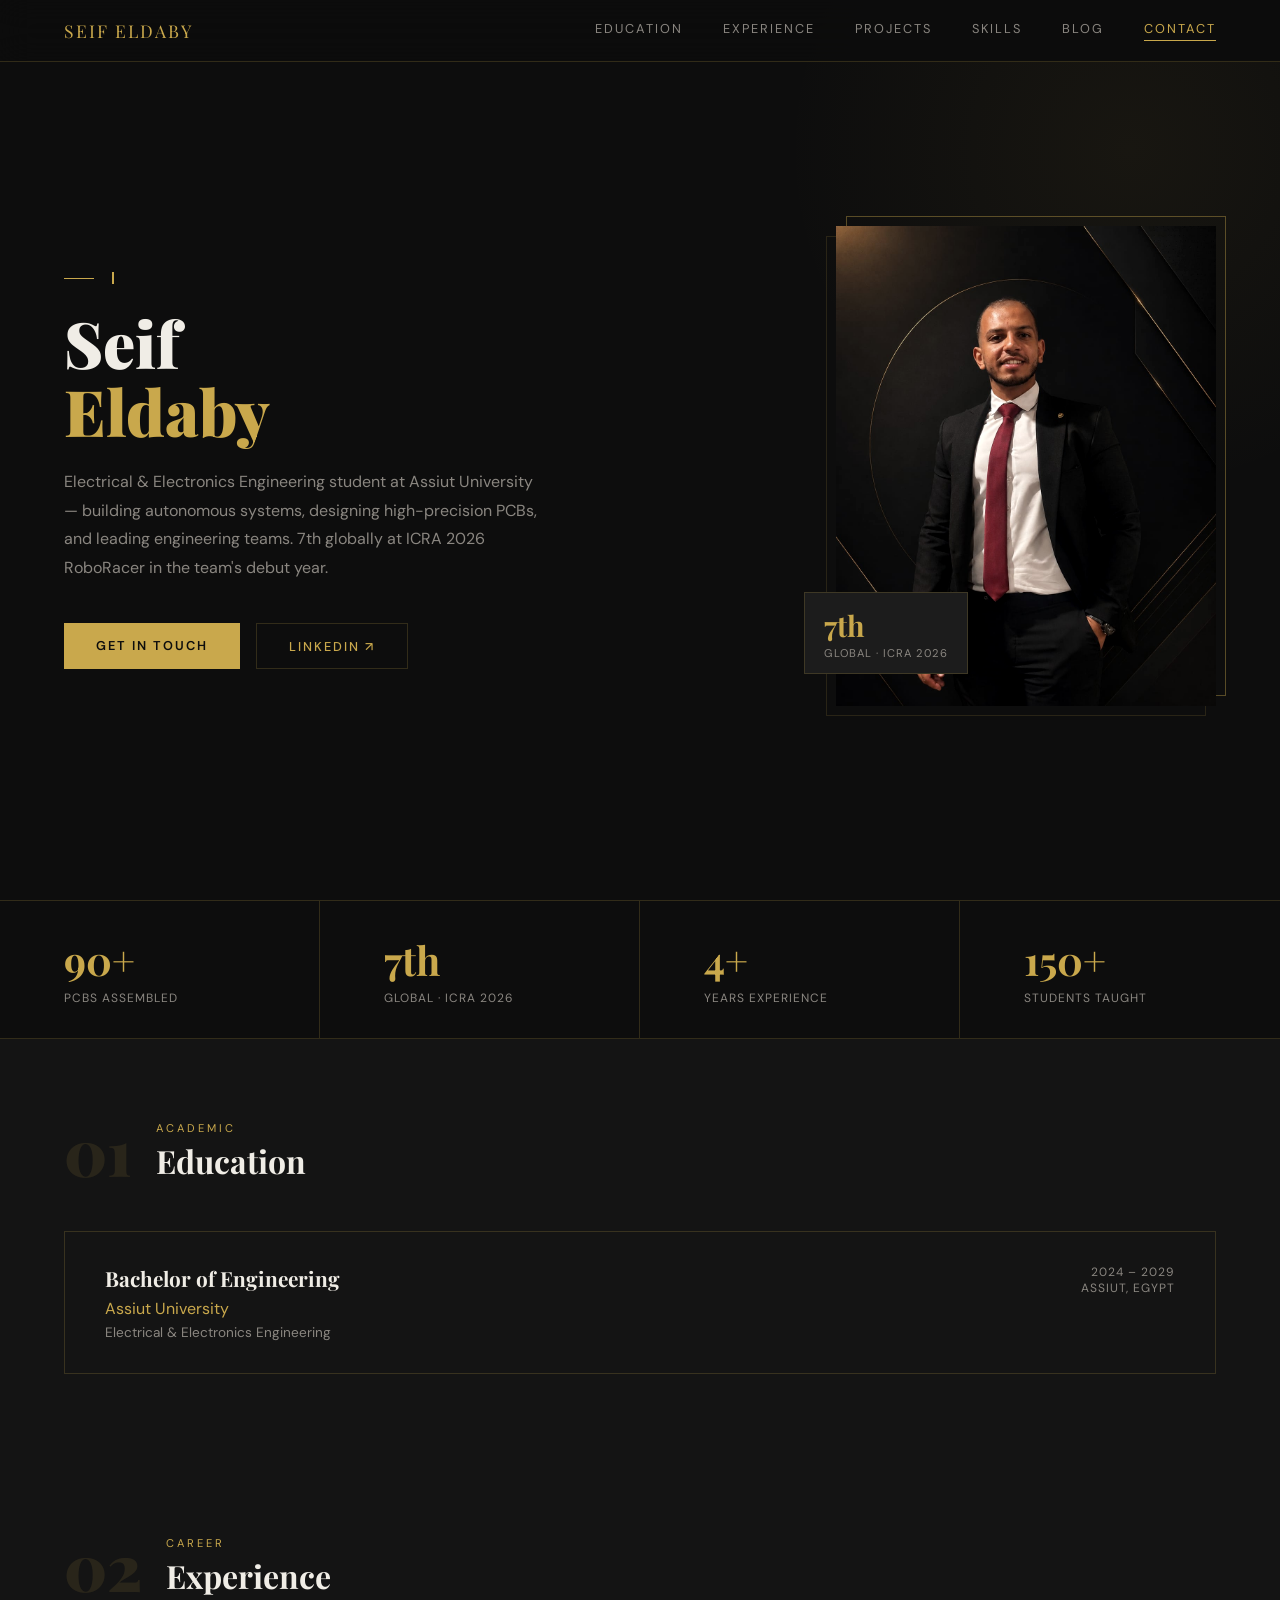
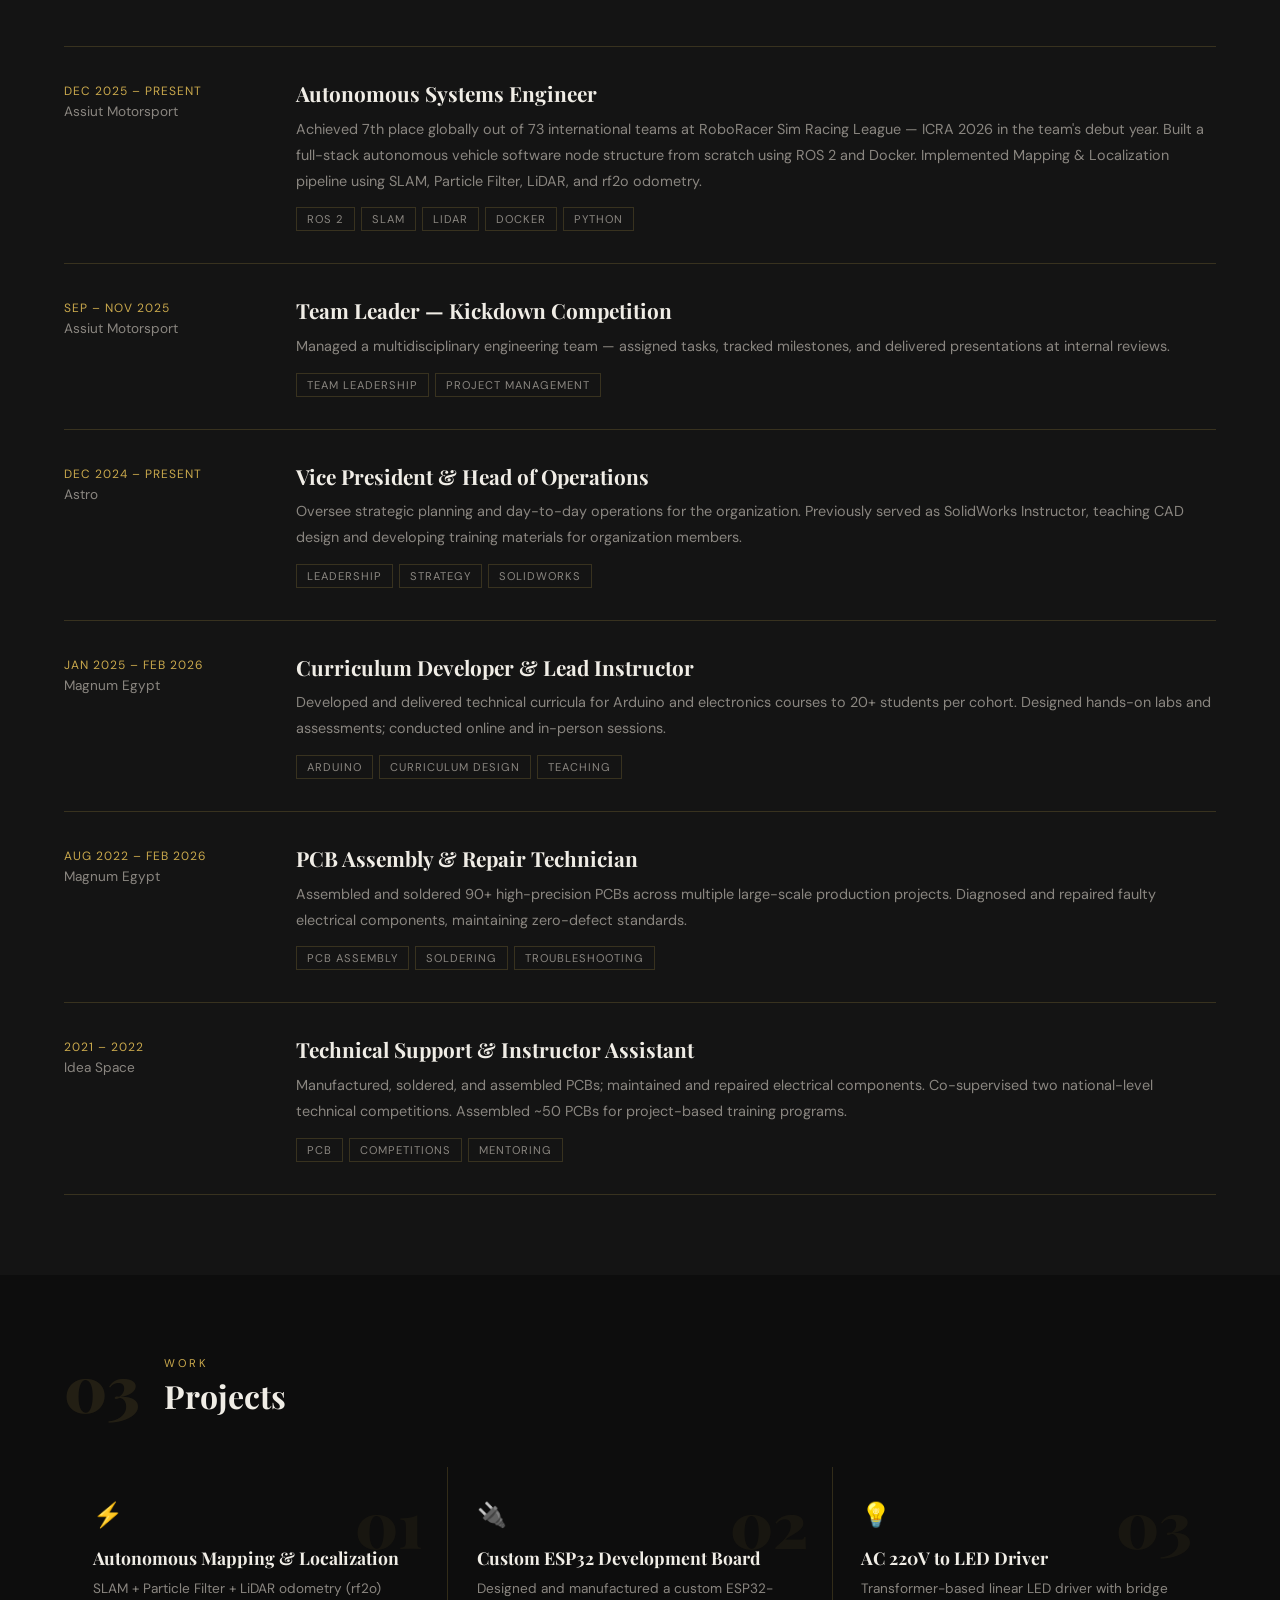
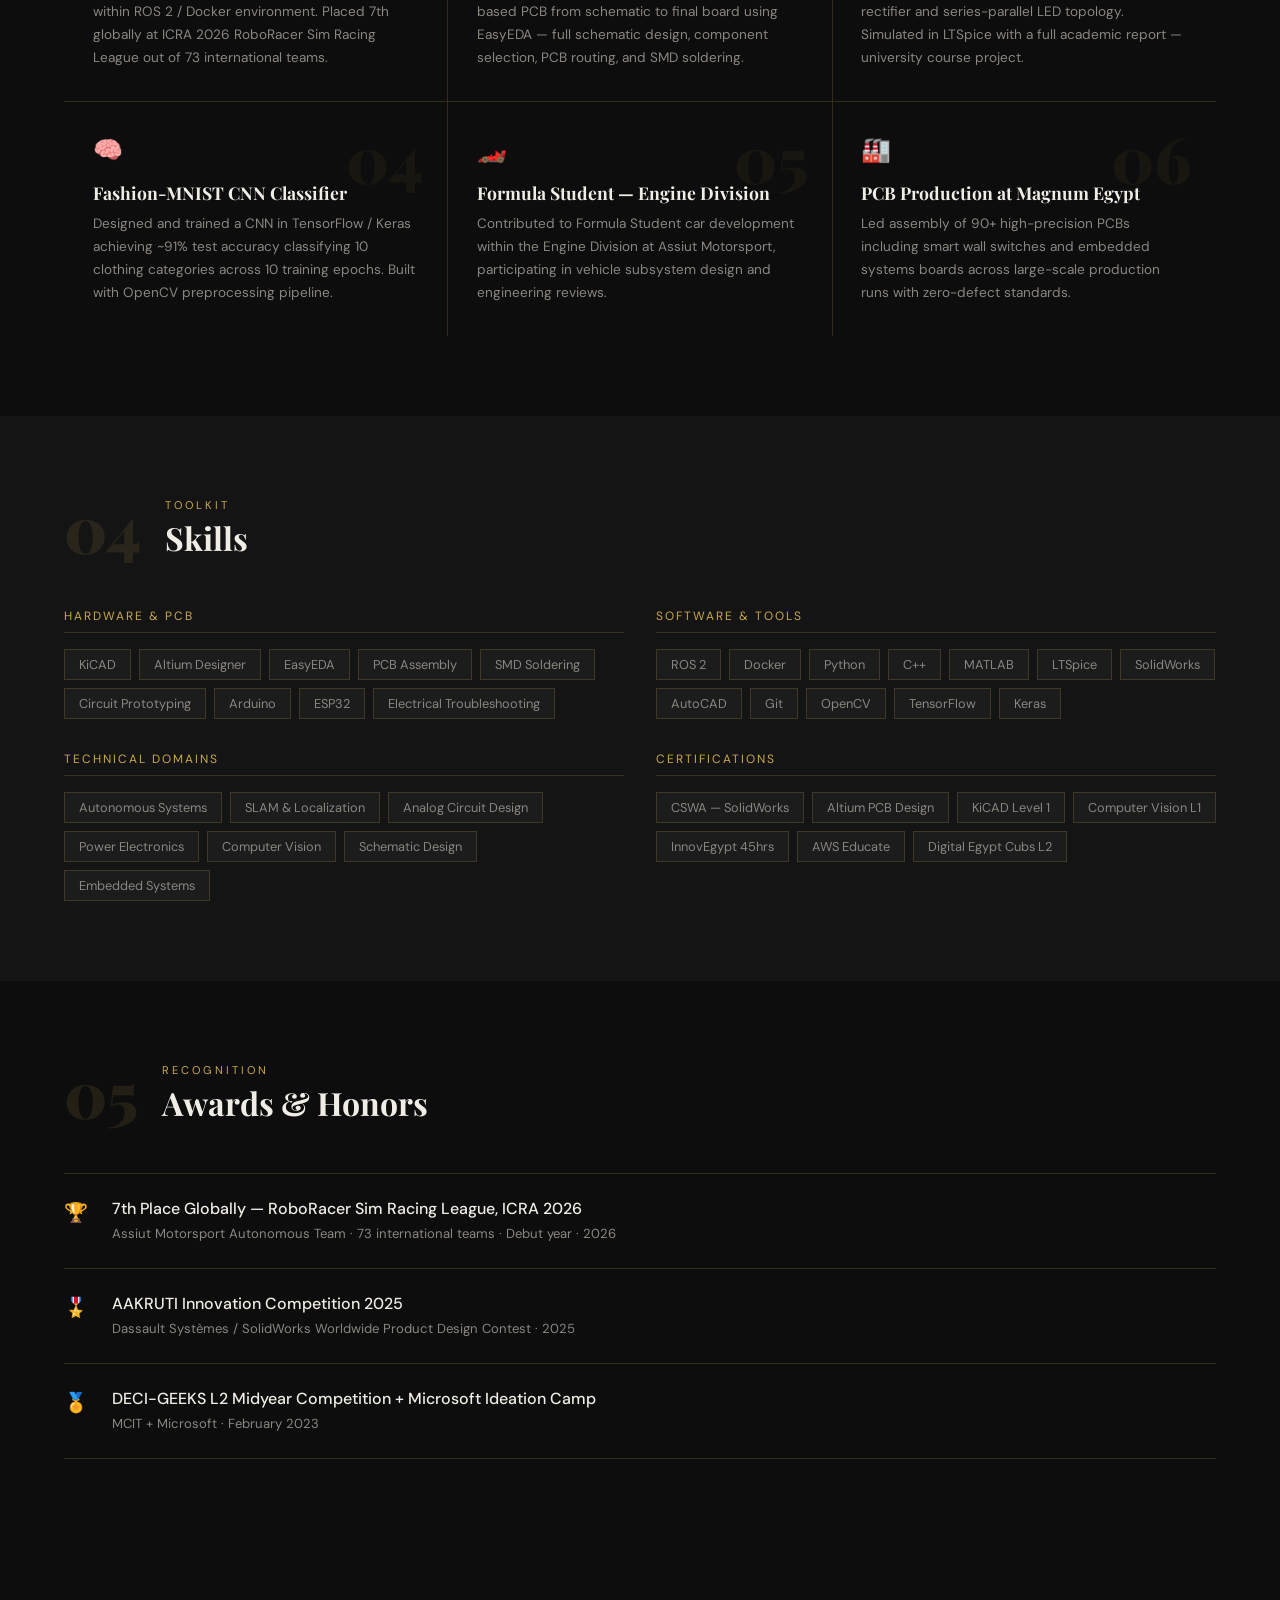
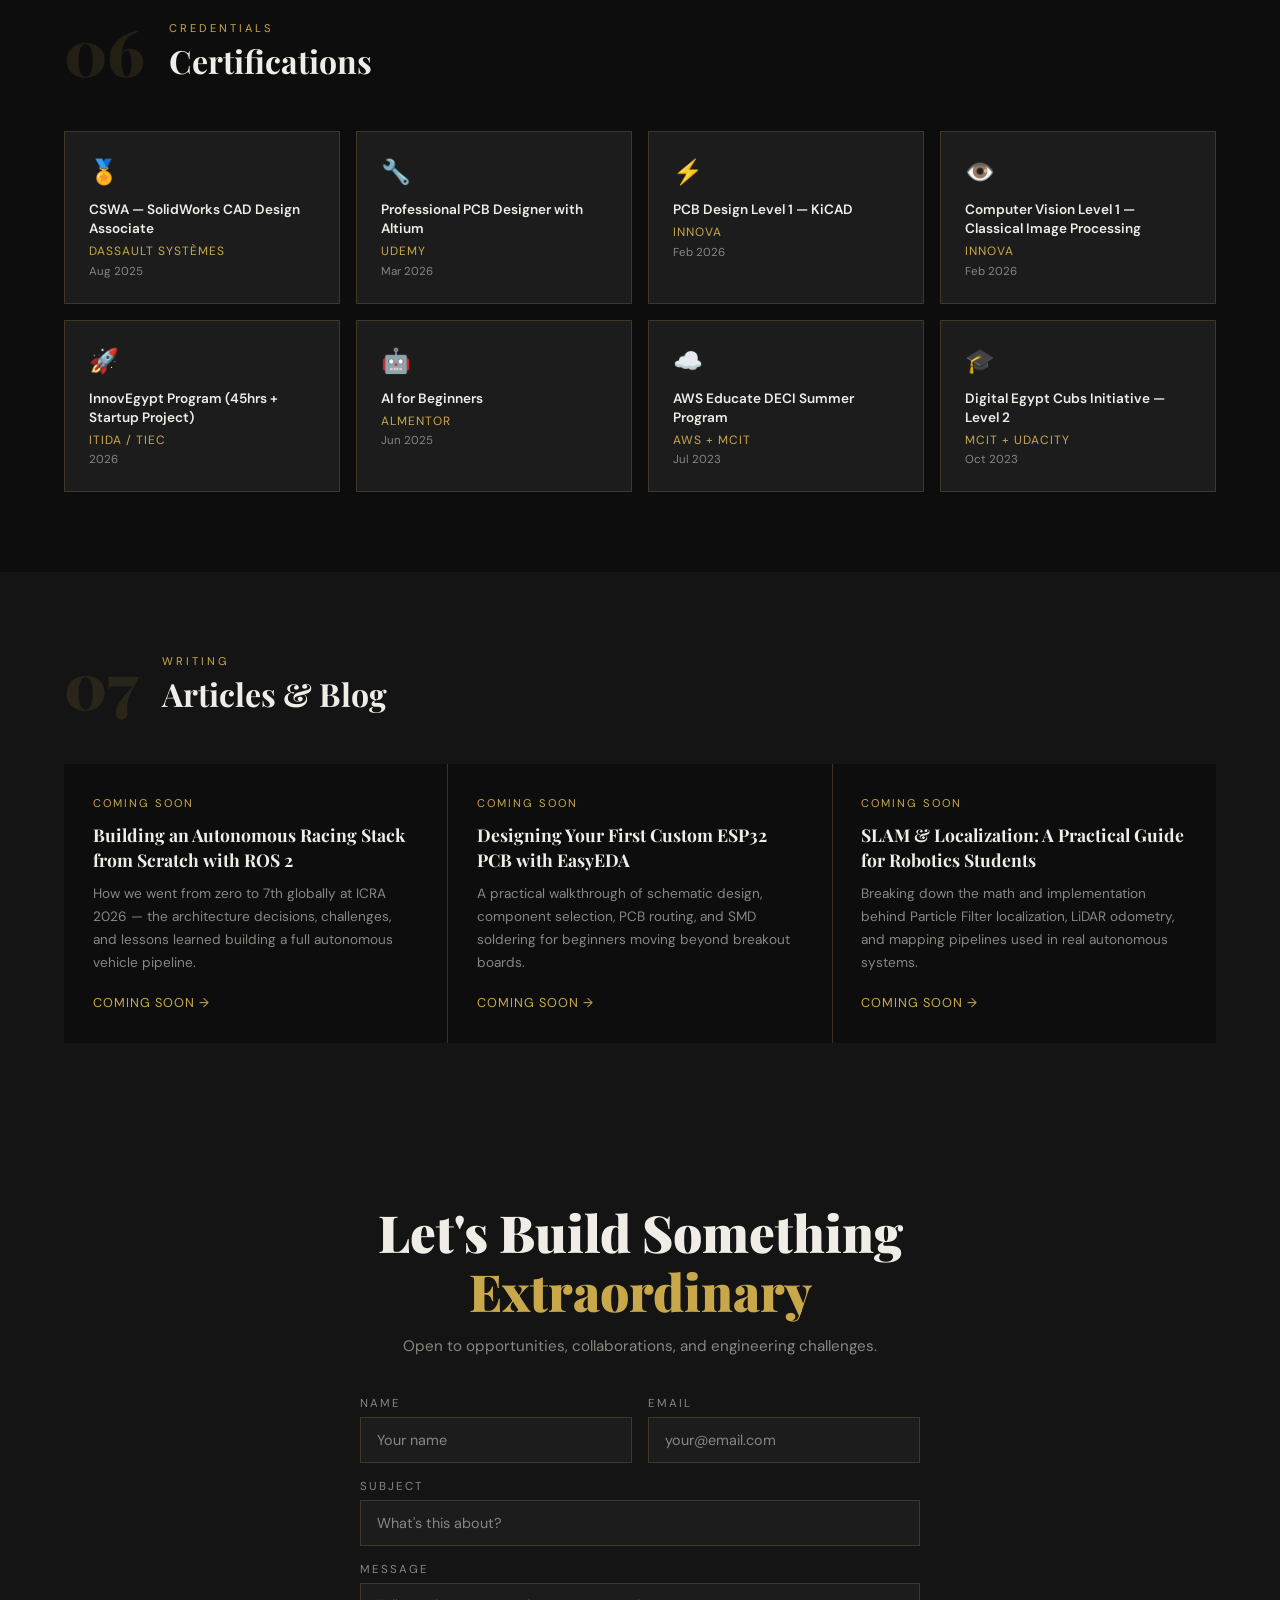
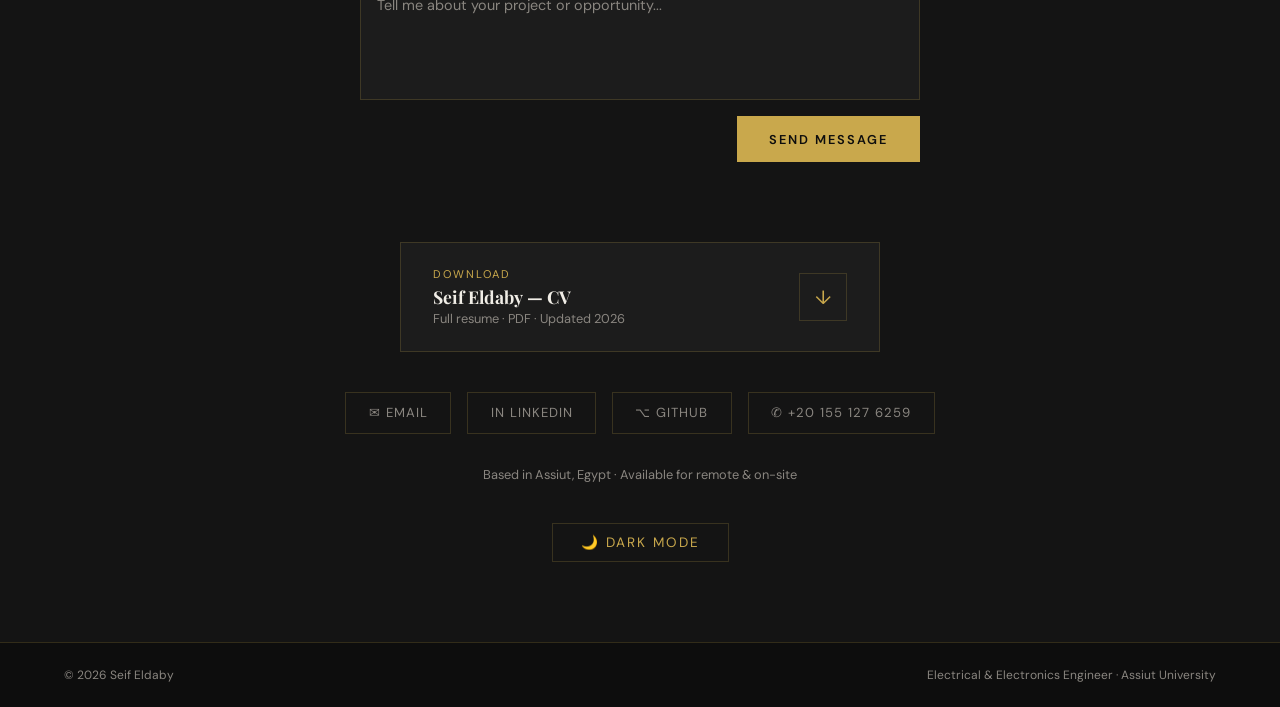
<file: index (1).html>
<!DOCTYPE html>
<html lang="en">
<head>
<meta charset="UTF-8">
<meta name="viewport" content="width=device-width, initial-scale=1.0">
<title>Seif Eldaby — Portfolio</title>
<meta name="description" content="Seif Eldaby — Electrical & Electronics Engineer, Autonomous Systems, PCB Design, Assiut University">
<link rel="icon" href="data:image/svg+xml,<svg xmlns='http://www.w3.org/2000/svg' viewBox='0 0 100 100'><rect width='100' height='100' fill='%230D0D0D'/><text x='50' y='72' font-size='65' font-family='serif' font-weight='900' fill='%23C9A84C' text-anchor='middle'>S</text></svg>">
<link rel="preconnect" href="https://fonts.googleapis.com">
<link href="https://fonts.googleapis.com/css2?family=Playfair+Display:wght@400;700;900&family=DM+Sans:wght@300;400;500;600&display=swap" rel="stylesheet">
<style>
  *, *::before, *::after { box-sizing: border-box; margin: 0; padding: 0; }
  :root {
    --gold: #C9A84C;
    --gold-light: #E8D5A3;
    --dark: #0D0D0D;
    --dark2: #141414;
    --dark3: #1C1C1C;
    --border: rgba(201,168,76,0.2);
    --text: #F0EDE6;
    --text-muted: #8A8680;
    --transition: 0.4s cubic-bezier(0.16, 1, 0.3, 1);
  }
  body.light {
    --gold: #8B6914;
    --dark: #F5F2EB;
    --dark2: #EDE9DF;
    --dark3: #E2DDD3;
    --border: rgba(139,105,20,0.25);
    --text: #1A1A1A;
    --text-muted: #5A5650;
  }
  html { scroll-behavior: smooth; }
  body {
    font-family: 'DM Sans', sans-serif;
    background: var(--dark);
    color: var(--text);
    min-height: 100vh;
    overflow-x: hidden;
    transition: background 0.4s, color 0.4s;
  }

  /* ── LOADING SCREEN ── */
  #loader {
    position: fixed; inset: 0; z-index: 9999;
    background: #0D0D0D;
    display: flex; flex-direction: column;
    align-items: center; justify-content: center;
    transition: opacity 0.6s ease, visibility 0.6s ease;
  }
  #loader.hide { opacity: 0; visibility: hidden; }
  .loader-name {
    font-family: 'Playfair Display', serif;
    font-size: clamp(2.5rem, 6vw, 5rem);
    font-weight: 900;
    color: var(--gold);
    letter-spacing: 4px;
    opacity: 0;
    transform: translateY(20px);
    animation: loaderReveal 0.8s var(--transition) 0.3s forwards;
  }
  .loader-sub {
    font-size: 0.75rem;
    letter-spacing: 4px;
    text-transform: uppercase;
    color: #8A8680;
    margin-top: 0.8rem;
    opacity: 0;
    animation: loaderReveal 0.8s var(--transition) 0.6s forwards;
  }
  .loader-bar {
    width: 120px; height: 1px;
    background: rgba(201,168,76,0.2);
    margin-top: 2rem;
    overflow: hidden;
  }
  .loader-bar-fill {
    height: 100%; width: 0;
    background: var(--gold);
    animation: loaderBar 1.2s ease 0.4s forwards;
  }
  @keyframes loaderReveal {
    to { opacity: 1; transform: translateY(0); }
  }
  @keyframes loaderBar {
    to { width: 100%; }
  }

  /* ── NAV ── */
  nav {
    position: fixed; top: 0; left: 0; right: 0; z-index: 100;
    display: flex; align-items: center; justify-content: space-between;
    padding: 1.2rem 4rem;
    background: rgba(13,13,13,0.92);
    backdrop-filter: blur(16px);
    border-bottom: 0.5px solid var(--border);
    transition: background 0.4s, border-color 0.4s;
  }
  body.light nav { background: rgba(245,242,235,0.92); }
  .nav-logo {
    font-family: 'Playfair Display', serif;
    font-size: 1.1rem; color: var(--gold);
    letter-spacing: 2px; text-transform: uppercase;
    text-decoration: none;
  }
  .nav-links { display: flex; gap: 2.5rem; align-items: center; }
  .nav-links a {
    font-size: 0.8rem; letter-spacing: 2px; text-transform: uppercase;
    color: var(--text-muted); text-decoration: none;
    transition: color 0.2s; position: relative; padding-bottom: 4px;
  }
  .nav-links a::after {
    content: ''; position: absolute; bottom: 0; left: 0;
    width: 0; height: 1px; background: var(--gold);
    transition: width 0.3s ease;
  }
  .nav-links a.active { color: var(--gold); }
  .nav-links a.active::after { width: 100%; }
  .nav-links a:hover { color: var(--gold); }

  /* Hamburger */
  .hamburger {
    display: none; flex-direction: column; gap: 5px;
    background: none; border: none; cursor: pointer; padding: 4px;
  }
  .hamburger span {
    display: block; width: 24px; height: 1.5px;
    background: var(--gold); transition: all 0.3s ease;
  }
  .hamburger.open span:nth-child(1) { transform: translateY(6.5px) rotate(45deg); }
  .hamburger.open span:nth-child(2) { opacity: 0; }
  .hamburger.open span:nth-child(3) { transform: translateY(-6.5px) rotate(-45deg); }

  /* Mobile Menu */
  .mobile-menu {
    display: none; position: fixed;
    top: 0; left: 0; right: 0; bottom: 0;
    z-index: 99;
    background: rgba(13,13,13,0.98);
    backdrop-filter: blur(20px);
    flex-direction: column; align-items: center; justify-content: center;
    gap: 2.5rem;
    opacity: 0; visibility: hidden;
    transition: opacity 0.3s, visibility 0.3s;
  }
  body.light .mobile-menu { background: rgba(245,242,235,0.98); }
  .mobile-menu.open { opacity: 1; visibility: visible; }
  .mobile-menu a {
    font-family: 'Playfair Display', serif;
    font-size: 2rem; color: var(--text); text-decoration: none;
    transition: color 0.2s;
  }
  .mobile-menu a:hover { color: var(--gold); }

  /* ── HERO ── */
  .hero {
    min-height: 100vh;
    display: grid; grid-template-columns: 1fr 1fr;
    align-items: center;
    padding: 6rem 4rem 4rem;
    position: relative; overflow: hidden;
  }
  .hero::before {
    content: '';
    position: absolute; top: -200px; right: -200px;
    width: 700px; height: 700px;
    background: radial-gradient(circle, rgba(201,168,76,0.06) 0%, transparent 70%);
    pointer-events: none;
  }
  .hero-content { position: relative; z-index: 1; }
  .hero-tag {
    display: inline-flex; align-items: center; gap: 8px;
    font-size: 0.75rem; letter-spacing: 3px; text-transform: uppercase;
    color: var(--gold); margin-bottom: 1.5rem;
    min-height: 1.2em;
  }
  .hero-tag::before { content: ''; width: 30px; height: 1px; background: var(--gold); flex-shrink: 0; }
  .typing-cursor {
    display: inline-block; width: 2px; height: 1em;
    background: var(--gold); margin-left: 2px;
    animation: blink 0.8s step-end infinite;
    vertical-align: middle;
  }
  @keyframes blink { 50% { opacity: 0; } }
  h1 {
    font-family: 'Playfair Display', serif;
    font-size: clamp(3rem, 5vw, 5rem);
    font-weight: 900; line-height: 1.05;
    color: var(--text); margin-bottom: 1.5rem;
  }
  h1 span { color: var(--gold); }
  .hero-bio {
    font-size: 1rem; line-height: 1.8; color: var(--text-muted);
    max-width: 480px; margin-bottom: 2.5rem;
  }
  .hero-cta { display: flex; gap: 1rem; flex-wrap: wrap; }
  .btn-primary {
    padding: 0.85rem 2rem; background: var(--gold); color: var(--dark);
    font-size: 0.8rem; letter-spacing: 2px; text-transform: uppercase;
    font-weight: 600; border: none; cursor: pointer;
    text-decoration: none; display: inline-block; transition: opacity 0.2s;
  }
  .btn-primary:hover { opacity: 0.85; }
  .btn-outline {
    padding: 0.85rem 2rem; background: transparent; color: var(--gold);
    font-size: 0.8rem; letter-spacing: 2px; text-transform: uppercase;
    font-weight: 500; border: 1px solid var(--border); cursor: pointer;
    text-decoration: none; display: inline-block; transition: border-color 0.2s;
  }
  .btn-outline:hover { border-color: var(--gold); }

  /* PHOTO */
  .hero-photo { display: flex; justify-content: flex-end; align-items: center; position: relative; }
  .photo-frame { position: relative; width: 380px; height: 480px; }
  .photo-frame::before {
    content: ''; position: absolute; top: -10px; right: -10px;
    width: 100%; height: 100%;
    border: 1px solid var(--gold); opacity: 0.4;
  }
  .photo-frame::after {
    content: ''; position: absolute; bottom: -10px; left: -10px;
    width: 100%; height: 100%;
    border: 1px solid var(--gold); opacity: 0.15;
  }
  .photo-frame img {
    width: 100%; height: 100%;
    object-fit: cover; object-position: top center;
    display: block; position: relative; z-index: 1;
    filter: grayscale(15%) contrast(1.05);
    transition: opacity 0.5s ease;
  }
  .photo-badge {
    position: absolute; bottom: 2rem; left: -2rem; z-index: 2;
    background: var(--dark3); border: 1px solid var(--border);
    padding: 0.8rem 1.2rem; min-width: 160px;
  }
  .photo-badge .badge-num { font-family: 'Playfair Display', serif; font-size: 1.8rem; color: var(--gold); font-weight: 700; }
  .photo-badge .badge-txt { font-size: 0.7rem; color: var(--text-muted); letter-spacing: 1px; text-transform: uppercase; margin-top: 2px; }

  /* STATS */
  .stats {
    display: grid; grid-template-columns: repeat(4, 1fr);
    border-top: 0.5px solid var(--border);
    border-bottom: 0.5px solid var(--border);
  }
  .stat { padding: 2rem 4rem; border-right: 0.5px solid var(--border); }
  .stat:last-child { border-right: none; }
  .stat-num { font-family: 'Playfair Display', serif; font-size: 2.5rem; color: var(--gold); font-weight: 700; }
  .stat-label { font-size: 0.75rem; color: var(--text-muted); letter-spacing: 1px; text-transform: uppercase; margin-top: 4px; }

  /* ── SCROLL ANIMATION ── */
  .reveal {
    opacity: 0;
    transform: translateY(40px);
    transition: opacity 0.7s var(--transition), transform 0.7s var(--transition);
  }
  .reveal.visible {
    opacity: 1;
    transform: translateY(0);
  }
  .reveal-left {
    opacity: 0;
    transform: translateX(-40px);
    transition: opacity 0.7s var(--transition), transform 0.7s var(--transition);
  }
  .reveal-left.visible { opacity: 1; transform: translateX(0); }
  .reveal-delay-1 { transition-delay: 0.1s; }
  .reveal-delay-2 { transition-delay: 0.2s; }
  .reveal-delay-3 { transition-delay: 0.3s; }
  .reveal-delay-4 { transition-delay: 0.4s; }

  /* SECTIONS */
  section { padding: 5rem 4rem; }
  .section-header { display: flex; align-items: center; gap: 1.5rem; margin-bottom: 3rem; }
  .section-num { font-family: 'Playfair Display', serif; font-size: 4rem; color: rgba(201,168,76,0.12); font-weight: 900; line-height: 1; }
  .section-eyebrow { font-size: 0.7rem; letter-spacing: 3px; text-transform: uppercase; color: var(--gold); margin-bottom: 4px; }
  .section-title { font-family: 'Playfair Display', serif; font-size: 2rem; color: var(--text); font-weight: 700; }

  /* EDUCATION */
  #education { background: var(--dark2); }
  .edu-card {
    border: 0.5px solid var(--border); padding: 2rem 2.5rem;
    display: grid; grid-template-columns: 1fr auto; gap: 1rem; align-items: start;
  }
  .edu-degree { font-family: 'Playfair Display', serif; font-size: 1.3rem; color: var(--text); font-weight: 700; margin-bottom: 0.4rem; }
  .edu-institution { font-size: 1rem; color: var(--gold); margin-bottom: 0.3rem; }
  .edu-detail { font-size: 0.85rem; color: var(--text-muted); }
  .edu-date { font-size: 0.75rem; letter-spacing: 1px; text-transform: uppercase; color: var(--text-muted); text-align: right; }

  /* EXPERIENCE */
  .exp-list { display: flex; flex-direction: column; }
  .exp-item {
    display: grid; grid-template-columns: 200px 1fr;
    border-bottom: 0.5px solid var(--border); padding: 2rem 0; gap: 2rem;
  }
  .exp-item:first-child { border-top: 0.5px solid var(--border); }
  .exp-meta { padding-top: 4px; }
  .exp-date { font-size: 0.75rem; color: var(--gold); letter-spacing: 1px; text-transform: uppercase; }
  .exp-company { font-size: 0.85rem; color: var(--text-muted); margin-top: 4px; }
  .exp-role { font-family: 'Playfair Display', serif; font-size: 1.3rem; color: var(--text); font-weight: 700; margin-bottom: 0.6rem; }
  .exp-desc { font-size: 0.9rem; color: var(--text-muted); line-height: 1.8; }
  .exp-tags { display: flex; flex-wrap: wrap; gap: 6px; margin-top: 0.8rem; }
  .tag { font-size: 0.7rem; letter-spacing: 1px; text-transform: uppercase; padding: 4px 10px; border: 0.5px solid var(--border); color: var(--text-muted); }

  /* PROJECTS */
  .projects-grid { display: grid; grid-template-columns: repeat(3, 1fr); gap: 1px; background: var(--border); }
  .project-card {
    background: var(--dark); padding: 2rem 1.8rem;
    position: relative; overflow: hidden; transition: background 0.25s;
  }
  .project-card:hover { background: var(--dark3); }
  .project-card::before {
    content: attr(data-num);
    position: absolute; top: 1.5rem; right: 1.5rem;
    font-family: 'Playfair Display', serif; font-size: 4rem; font-weight: 900;
    color: rgba(201,168,76,0.06); line-height: 1;
  }
  .project-icon { font-size: 1.5rem; margin-bottom: 1rem; color: var(--gold); }
  .project-name { font-family: 'Playfair Display', serif; font-size: 1.1rem; color: var(--text); font-weight: 700; margin-bottom: 0.5rem; }
  .project-desc { font-size: 0.85rem; color: var(--text-muted); line-height: 1.7; }

  /* SKILLS */
  #skills { background: var(--dark2); }
  .skills-grid { display: grid; grid-template-columns: repeat(2, 1fr); gap: 2rem; }
  .skill-cat-title { font-size: 0.75rem; letter-spacing: 2px; text-transform: uppercase; color: var(--gold); margin-bottom: 1rem; padding-bottom: 0.5rem; border-bottom: 0.5px solid var(--border); }
  .skill-pills { display: flex; flex-wrap: wrap; gap: 8px; }
  .skill-pill {
    font-size: 0.8rem; padding: 6px 14px;
    background: var(--dark3); color: var(--text-muted);
    border: 0.5px solid var(--border); transition: all 0.2s;
  }
  .skill-pill:hover { border-color: var(--gold); color: var(--gold); }

  /* AWARDS */
  #awards { background: var(--dark); }
  .awards-list { display: flex; flex-direction: column; }
  .award-item { display: flex; align-items: flex-start; gap: 1.5rem; padding: 1.5rem 0; border-bottom: 0.5px solid var(--border); }
  .award-item:first-child { border-top: 0.5px solid var(--border); }
  .award-icon { font-size: 1.2rem; color: var(--gold); margin-top: 2px; flex-shrink: 0; }
  .award-title { font-size: 1rem; color: var(--text); font-weight: 500; }
  .award-sub { font-size: 0.82rem; color: var(--text-muted); margin-top: 4px; line-height: 1.6; }

  /* ── BLOG ── */
  #blog { background: var(--dark2); }
  .blog-grid { display: grid; grid-template-columns: repeat(3, 1fr); gap: 1px; background: var(--border); }
  .blog-card {
    background: var(--dark); padding: 2rem 1.8rem;
    text-decoration: none; display: block;
    transition: background 0.25s;
    position: relative;
  }
  .blog-card:hover { background: var(--dark3); }
  .blog-date { font-size: 0.7rem; letter-spacing: 2px; text-transform: uppercase; color: var(--gold); margin-bottom: 0.8rem; }
  .blog-title { font-family: 'Playfair Display', serif; font-size: 1.1rem; color: var(--text); font-weight: 700; margin-bottom: 0.6rem; line-height: 1.4; }
  .blog-excerpt { font-size: 0.85rem; color: var(--text-muted); line-height: 1.7; margin-bottom: 1.2rem; }
  .blog-arrow { font-size: 0.8rem; color: var(--gold); letter-spacing: 1px; text-transform: uppercase; }

  /* ── CERTIFICATIONS ── */
  #certifications { background: var(--dark); }
  .certs-grid { display: grid; grid-template-columns: repeat(4, 1fr); gap: 1rem; }
  .cert-card {
    border: 0.5px solid var(--border);
    padding: 1.5rem;
    background: var(--dark3);
    transition: border-color 0.2s, transform 0.2s;
    cursor: default;
  }
  .cert-card:hover { border-color: var(--gold); transform: translateY(-4px); }
  .cert-icon { font-size: 1.5rem; margin-bottom: 0.8rem; }
  .cert-name { font-size: 0.85rem; color: var(--text); font-weight: 600; margin-bottom: 0.3rem; line-height: 1.4; }
  .cert-issuer { font-size: 0.75rem; color: var(--gold); letter-spacing: 1px; text-transform: uppercase; margin-bottom: 0.3rem; }
  .cert-date { font-size: 0.72rem; color: var(--text-muted); }

  /* ── CONTACT ── */
  #contact { background: var(--dark2); text-align: center; }
  .contact-title { font-family: 'Playfair Display', serif; font-size: clamp(2rem, 4vw, 3.5rem); color: var(--text); font-weight: 900; max-width: 640px; margin: 0 auto 1rem; line-height: 1.15; }
  .contact-title span { color: var(--gold); }
  .contact-sub { color: var(--text-muted); margin-bottom: 2.5rem; font-size: 0.95rem; }

  /* Contact Form */
  .contact-form {
    max-width: 560px; margin: 0 auto 2.5rem;
    display: flex; flex-direction: column; gap: 1rem;
    text-align: left;
  }
  .form-row { display: grid; grid-template-columns: 1fr 1fr; gap: 1rem; }
  .form-field { display: flex; flex-direction: column; gap: 6px; }
  .form-field label { font-size: 0.72rem; letter-spacing: 2px; text-transform: uppercase; color: var(--text-muted); }
  .form-field input,
  .form-field textarea {
    background: var(--dark3); border: 0.5px solid var(--border);
    color: var(--text); padding: 0.8rem 1rem;
    font-family: 'DM Sans', sans-serif; font-size: 0.9rem;
    outline: none; resize: none;
    transition: border-color 0.2s;
  }
  .form-field input:focus,
  .form-field textarea:focus { border-color: var(--gold); }
  .form-field input::placeholder,
  .form-field textarea::placeholder { color: var(--text-muted); }
  .form-submit {
    background: var(--gold); color: var(--dark);
    border: none; padding: 0.9rem 2rem;
    font-family: 'DM Sans', sans-serif;
    font-size: 0.8rem; letter-spacing: 2px; text-transform: uppercase;
    font-weight: 600; cursor: pointer;
    transition: opacity 0.2s; align-self: flex-end;
  }
  .form-submit:hover { opacity: 0.85; }
  .form-submit:disabled { opacity: 0.5; cursor: not-allowed; }
  .form-msg { font-size: 0.85rem; text-align: center; margin-top: 0.5rem; min-height: 1.2em; }
  .form-msg.success { color: #6fcf97; }
  .form-msg.error { color: #eb5757; }

  .cv-card {
    max-width: 480px; margin: 0 auto 2.5rem;
    border: 1px solid var(--border); padding: 1.5rem 2rem;
    display: flex; align-items: center; justify-content: space-between; gap: 1.5rem;
    background: var(--dark3); text-decoration: none;
    transition: border-color 0.25s, background 0.25s;
  }
  .cv-card:hover { border-color: var(--gold); }
  .cv-card-left { text-align: left; }
  .cv-card-label { font-size: 0.7rem; letter-spacing: 2px; text-transform: uppercase; color: var(--gold); margin-bottom: 4px; }
  .cv-card-title { font-family: 'Playfair Display', serif; font-size: 1.1rem; color: var(--text); font-weight: 700; }
  .cv-card-sub { font-size: 0.8rem; color: var(--text-muted); margin-top: 2px; }
  .cv-card-icon {
    width: 48px; height: 48px; flex-shrink: 0;
    border: 1px solid var(--border);
    display: flex; align-items: center; justify-content: center;
    font-size: 1.2rem; color: var(--gold); transition: background 0.2s;
  }
  .cv-card:hover .cv-card-icon { background: var(--gold); color: var(--dark); }
  .contact-links { display: flex; justify-content: center; gap: 1rem; flex-wrap: wrap; margin-bottom: 2rem; }
  .contact-link {
    display: flex; align-items: center; gap: 8px;
    padding: 0.7rem 1.4rem; border: 0.5px solid var(--border);
    color: var(--text-muted); text-decoration: none; font-size: 0.82rem;
    letter-spacing: 1px; text-transform: uppercase; transition: all 0.2s;
  }
  .contact-link:hover { border-color: var(--gold); color: var(--gold); }

  /* THEME TOGGLE */
  .theme-toggle-wrap { margin-top: 2.5rem; }
  #themeBtn {
    background: transparent; border: 1px solid var(--border);
    color: var(--gold); padding: 10px 28px;
    font-size: 0.85rem; letter-spacing: 2px; text-transform: uppercase;
    cursor: pointer; transition: all 0.3s; font-family: 'DM Sans', sans-serif;
  }
  #themeBtn:hover { border-color: var(--gold); background: var(--dark3); }

  /* ── FOOTER ── */
  footer {
    padding: 1.5rem 4rem;
    border-top: 0.5px solid var(--border);
    display: flex; justify-content: space-between; align-items: center;
    font-size: 0.75rem; color: var(--text-muted);
  }

  /* ── BACK TO TOP ── */
  #backToTop {
    position: fixed; bottom: 2rem; right: 2rem; z-index: 50;
    width: 44px; height: 44px;
    background: var(--dark3); border: 1px solid var(--border);
    color: var(--gold); font-size: 1.1rem;
    display: flex; align-items: center; justify-content: center;
    cursor: pointer; opacity: 0; visibility: hidden;
    transition: all 0.3s; text-decoration: none;
  }
  #backToTop.show { opacity: 1; visibility: visible; }
  #backToTop:hover { background: var(--gold); color: var(--dark); border-color: var(--gold); }

  /* SCROLLBAR */
  ::-webkit-scrollbar { width: 4px; }
  ::-webkit-scrollbar-track { background: var(--dark); }
  ::-webkit-scrollbar-thumb { background: rgba(201,168,76,0.3); }

  /* ── RESPONSIVE ── */
  @media (max-width: 900px) {
    nav { padding: 1rem 1.5rem; }
    .nav-links { display: none; }
    .hamburger { display: flex; }
    .mobile-menu { display: flex; }
    .hero { grid-template-columns: 1fr; padding: 5rem 1.5rem 3rem; gap: 3rem; }
    .hero-photo { justify-content: center; }
    .photo-frame { width: 280px; height: 360px; }
    .photo-badge { left: -0.5rem; }
    .stats { grid-template-columns: repeat(2, 1fr); }
    .stat { padding: 1.5rem 2rem; }
    section { padding: 3rem 1.5rem; }
    .exp-item { grid-template-columns: 1fr; gap: 0.3rem; }
    .projects-grid { grid-template-columns: 1fr; }
    .skills-grid { grid-template-columns: 1fr; }
    .edu-card { grid-template-columns: 1fr; }
    .edu-date { text-align: left; }
    .blog-grid { grid-template-columns: 1fr; }
    .certs-grid { grid-template-columns: repeat(2, 1fr); }
    .form-row { grid-template-columns: 1fr; }
    footer { padding: 1rem 1.5rem; flex-direction: column; gap: 0.5rem; text-align: center; }
  }
</style>
</head>
<body>

<!-- LOADER -->
<div id="loader">
  <div class="loader-name">Seif Eldaby</div>
  <div class="loader-sub">Electrical & Electronics Engineer</div>
  <div class="loader-bar"><div class="loader-bar-fill"></div></div>
</div>

<!-- NAV -->
<nav>
  <a href="#" class="nav-logo">Seif Eldaby</a>
  <div class="nav-links">
    <a href="#education">Education</a>
    <a href="#experience">Experience</a>
    <a href="#projects">Projects</a>
    <a href="#skills">Skills</a>
    <a href="#blog">Blog</a>
    <a href="#contact">Contact</a>
  </div>
  <button class="hamburger" id="hamburger" aria-label="Menu">
    <span></span><span></span><span></span>
  </button>
</nav>

<!-- MOBILE MENU -->
<div class="mobile-menu" id="mobileMenu">
  <a href="#education" class="mobile-link">Education</a>
  <a href="#experience" class="mobile-link">Experience</a>
  <a href="#projects" class="mobile-link">Projects</a>
  <a href="#skills" class="mobile-link">Skills</a>
  <a href="#blog" class="mobile-link">Blog</a>
  <a href="#contact" class="mobile-link">Contact</a>
</div>

<!-- HERO -->
<div class="hero">
  <div class="hero-content">
    <div class="hero-tag"><span id="typingText"></span><span class="typing-cursor"></span></div>
    <h1>Seif<br><span>Eldaby</span></h1>
    <p class="hero-bio">
      Electrical & Electronics Engineering student at Assiut University — building autonomous systems, designing high-precision PCBs, and leading engineering teams. 7th globally at ICRA 2026 RoboRacer in the team's debut year.
    </p>
    <div class="hero-cta">
      <a href="mailto:seif123eldaby@gmail.com" class="btn-primary">Get In Touch</a>
      <a href="https://linkedin.com/in/seif-eldaby" target="_blank" class="btn-outline">LinkedIn ↗</a>
    </div>
  </div>
  <div class="hero-photo">
    <div class="photo-frame">
      <img src="assets/seif-photo.png" alt="Seif Eldaby" id="profilePhoto" />
      <div class="photo-badge">
        <div class="badge-num">7th</div>
        <div class="badge-txt">Global · ICRA 2026</div>
      </div>
    </div>
  </div>
</div>

<!-- STATS -->
<div class="stats">
  <div class="stat reveal reveal-delay-1">
    <div class="stat-num">90+</div>
    <div class="stat-label">PCBs Assembled</div>
  </div>
  <div class="stat reveal reveal-delay-2">
    <div class="stat-num">7th</div>
    <div class="stat-label">Global · ICRA 2026</div>
  </div>
  <div class="stat reveal reveal-delay-3">
    <div class="stat-num">4+</div>
    <div class="stat-label">Years Experience</div>
  </div>
  <div class="stat reveal reveal-delay-4">
    <div class="stat-num">150+</div>
    <div class="stat-label">Students Taught</div>
  </div>
</div>

<!-- EDUCATION -->
<section id="education">
  <div class="section-header reveal">
    <div class="section-num">01</div>
    <div class="section-title-wrap">
      <div class="section-eyebrow">Academic</div>
      <div class="section-title">Education</div>
    </div>
  </div>
  <div class="edu-card reveal">
    <div>
      <div class="edu-degree">Bachelor of Engineering</div>
      <div class="edu-institution">Assiut University</div>
      <div class="edu-detail">Electrical & Electronics Engineering</div>
    </div>
    <div class="edu-date">2024 – 2029<br>Assiut, Egypt</div>
  </div>
</section>

<!-- EXPERIENCE -->
<section id="experience" style="background: var(--dark2);">
  <div class="section-header reveal">
    <div class="section-num">02</div>
    <div class="section-title-wrap">
      <div class="section-eyebrow">Career</div>
      <div class="section-title">Experience</div>
    </div>
  </div>
  <div class="exp-list">
    <div class="exp-item reveal">
      <div class="exp-meta">
        <div class="exp-date">Dec 2025 – Present</div>
        <div class="exp-company">Assiut Motorsport</div>
      </div>
      <div class="exp-content">
        <div class="exp-role">Autonomous Systems Engineer</div>
        <div class="exp-desc">Achieved 7th place globally out of 73 international teams at RoboRacer Sim Racing League — ICRA 2026 in the team's debut year. Built a full-stack autonomous vehicle software node structure from scratch using ROS 2 and Docker. Implemented Mapping & Localization pipeline using SLAM, Particle Filter, LiDAR, and rf2o odometry.</div>
        <div class="exp-tags"><span class="tag">ROS 2</span><span class="tag">SLAM</span><span class="tag">LiDAR</span><span class="tag">Docker</span><span class="tag">Python</span></div>
      </div>
    </div>
    <div class="exp-item reveal">
      <div class="exp-meta">
        <div class="exp-date">Sep – Nov 2025</div>
        <div class="exp-company">Assiut Motorsport</div>
      </div>
      <div class="exp-content">
        <div class="exp-role">Team Leader — Kickdown Competition</div>
        <div class="exp-desc">Managed a multidisciplinary engineering team — assigned tasks, tracked milestones, and delivered presentations at internal reviews.</div>
        <div class="exp-tags"><span class="tag">Team Leadership</span><span class="tag">Project Management</span></div>
      </div>
    </div>
    <div class="exp-item reveal">
      <div class="exp-meta">
        <div class="exp-date">Dec 2024 – Present</div>
        <div class="exp-company">Astro</div>
      </div>
      <div class="exp-content">
        <div class="exp-role">Vice President & Head of Operations</div>
        <div class="exp-desc">Oversee strategic planning and day-to-day operations for the organization. Previously served as SolidWorks Instructor, teaching CAD design and developing training materials for organization members.</div>
        <div class="exp-tags"><span class="tag">Leadership</span><span class="tag">Strategy</span><span class="tag">SolidWorks</span></div>
      </div>
    </div>
    <div class="exp-item reveal">
      <div class="exp-meta">
        <div class="exp-date">Jan 2025 – Feb 2026</div>
        <div class="exp-company">Magnum Egypt</div>
      </div>
      <div class="exp-content">
        <div class="exp-role">Curriculum Developer & Lead Instructor</div>
        <div class="exp-desc">Developed and delivered technical curricula for Arduino and electronics courses to 20+ students per cohort. Designed hands-on labs and assessments; conducted online and in-person sessions.</div>
        <div class="exp-tags"><span class="tag">Arduino</span><span class="tag">Curriculum Design</span><span class="tag">Teaching</span></div>
      </div>
    </div>
    <div class="exp-item reveal">
      <div class="exp-meta">
        <div class="exp-date">Aug 2022 – Feb 2026</div>
        <div class="exp-company">Magnum Egypt</div>
      </div>
      <div class="exp-content">
        <div class="exp-role">PCB Assembly & Repair Technician</div>
        <div class="exp-desc">Assembled and soldered 90+ high-precision PCBs across multiple large-scale production projects. Diagnosed and repaired faulty electrical components, maintaining zero-defect standards.</div>
        <div class="exp-tags"><span class="tag">PCB Assembly</span><span class="tag">Soldering</span><span class="tag">Troubleshooting</span></div>
      </div>
    </div>
    <div class="exp-item reveal">
      <div class="exp-meta">
        <div class="exp-date">2021 – 2022</div>
        <div class="exp-company">Idea Space</div>
      </div>
      <div class="exp-content">
        <div class="exp-role">Technical Support & Instructor Assistant</div>
        <div class="exp-desc">Manufactured, soldered, and assembled PCBs; maintained and repaired electrical components. Co-supervised two national-level technical competitions. Assembled ~50 PCBs for project-based training programs.</div>
        <div class="exp-tags"><span class="tag">PCB</span><span class="tag">Competitions</span><span class="tag">Mentoring</span></div>
      </div>
    </div>
  </div>
</section>

<!-- PROJECTS -->
<section id="projects">
  <div class="section-header reveal">
    <div class="section-num">03</div>
    <div class="section-title-wrap">
      <div class="section-eyebrow">Work</div>
      <div class="section-title">Projects</div>
    </div>
  </div>
  <div class="projects-grid">
    <div class="project-card reveal reveal-delay-1" data-num="01">
      <div class="project-icon">⚡</div>
      <div class="project-name">Autonomous Mapping & Localization</div>
      <div class="project-desc">SLAM + Particle Filter + LiDAR odometry (rf2o) within ROS 2 / Docker environment. Placed 7th globally at ICRA 2026 RoboRacer Sim Racing League out of 73 international teams.</div>
    </div>
    <div class="project-card reveal reveal-delay-2" data-num="02">
      <div class="project-icon">🔌</div>
      <div class="project-name">Custom ESP32 Development Board</div>
      <div class="project-desc">Designed and manufactured a custom ESP32-based PCB from schematic to final board using EasyEDA — full schematic design, component selection, PCB routing, and SMD soldering.</div>
    </div>
    <div class="project-card reveal reveal-delay-3" data-num="03">
      <div class="project-icon">💡</div>
      <div class="project-name">AC 220V to LED Driver</div>
      <div class="project-desc">Transformer-based linear LED driver with bridge rectifier and series-parallel LED topology. Simulated in LTSpice with a full academic report — university course project.</div>
    </div>
    <div class="project-card reveal reveal-delay-1" data-num="04">
      <div class="project-icon">🧠</div>
      <div class="project-name">Fashion-MNIST CNN Classifier</div>
      <div class="project-desc">Designed and trained a CNN in TensorFlow / Keras achieving ~91% test accuracy classifying 10 clothing categories across 10 training epochs. Built with OpenCV preprocessing pipeline.</div>
    </div>
    <div class="project-card reveal reveal-delay-2" data-num="05">
      <div class="project-icon">🏎️</div>
      <div class="project-name">Formula Student — Engine Division</div>
      <div class="project-desc">Contributed to Formula Student car development within the Engine Division at Assiut Motorsport, participating in vehicle subsystem design and engineering reviews.</div>
    </div>
    <div class="project-card reveal reveal-delay-3" data-num="06">
      <div class="project-icon">🏭</div>
      <div class="project-name">PCB Production at Magnum Egypt</div>
      <div class="project-desc">Led assembly of 90+ high-precision PCBs including smart wall switches and embedded systems boards across large-scale production runs with zero-defect standards.</div>
    </div>
  </div>
</section>

<!-- SKILLS -->
<section id="skills">
  <div class="section-header reveal">
    <div class="section-num">04</div>
    <div class="section-title-wrap">
      <div class="section-eyebrow">Toolkit</div>
      <div class="section-title">Skills</div>
    </div>
  </div>
  <div class="skills-grid">
    <div class="skill-category reveal reveal-delay-1">
      <div class="skill-cat-title">Hardware & PCB</div>
      <div class="skill-pills">
        <span class="skill-pill">KiCAD</span><span class="skill-pill">Altium Designer</span>
        <span class="skill-pill">EasyEDA</span><span class="skill-pill">PCB Assembly</span>
        <span class="skill-pill">SMD Soldering</span><span class="skill-pill">Circuit Prototyping</span>
        <span class="skill-pill">Arduino</span><span class="skill-pill">ESP32</span>
        <span class="skill-pill">Electrical Troubleshooting</span>
      </div>
    </div>
    <div class="skill-category reveal reveal-delay-2">
      <div class="skill-cat-title">Software & Tools</div>
      <div class="skill-pills">
        <span class="skill-pill">ROS 2</span><span class="skill-pill">Docker</span>
        <span class="skill-pill">Python</span><span class="skill-pill">C++</span>
        <span class="skill-pill">MATLAB</span><span class="skill-pill">LTSpice</span>
        <span class="skill-pill">SolidWorks</span><span class="skill-pill">AutoCAD</span>
        <span class="skill-pill">Git</span><span class="skill-pill">OpenCV</span>
        <span class="skill-pill">TensorFlow</span><span class="skill-pill">Keras</span>
      </div>
    </div>
    <div class="skill-category reveal reveal-delay-3">
      <div class="skill-cat-title">Technical Domains</div>
      <div class="skill-pills">
        <span class="skill-pill">Autonomous Systems</span><span class="skill-pill">SLAM & Localization</span>
        <span class="skill-pill">Analog Circuit Design</span><span class="skill-pill">Power Electronics</span>
        <span class="skill-pill">Computer Vision</span><span class="skill-pill">Schematic Design</span>
        <span class="skill-pill">Embedded Systems</span>
      </div>
    </div>
    <div class="skill-category reveal reveal-delay-4">
      <div class="skill-cat-title">Certifications</div>
      <div class="skill-pills">
        <span class="skill-pill">CSWA — SolidWorks</span><span class="skill-pill">Altium PCB Design</span>
        <span class="skill-pill">KiCAD Level 1</span><span class="skill-pill">Computer Vision L1</span>
        <span class="skill-pill">InnovEgypt 45hrs</span><span class="skill-pill">AWS Educate</span>
        <span class="skill-pill">Digital Egypt Cubs L2</span>
      </div>
    </div>
  </div>
</section>

<!-- AWARDS -->
<section id="awards">
  <div class="section-header reveal">
    <div class="section-num">05</div>
    <div class="section-title-wrap">
      <div class="section-eyebrow">Recognition</div>
      <div class="section-title">Awards & Honors</div>
    </div>
  </div>
  <div class="awards-list">
    <div class="award-item reveal">
      <div class="award-icon">🏆</div>
      <div>
        <div class="award-title">7th Place Globally — RoboRacer Sim Racing League, ICRA 2026</div>
        <div class="award-sub">Assiut Motorsport Autonomous Team · 73 international teams · Debut year · 2026</div>
      </div>
    </div>
    <div class="award-item reveal">
      <div class="award-icon">🎖️</div>
      <div>
        <div class="award-title">AAKRUTI Innovation Competition 2025</div>
        <div class="award-sub">Dassault Systèmes / SolidWorks Worldwide Product Design Contest · 2025</div>
      </div>
    </div>
    <div class="award-item reveal">
      <div class="award-icon">🏅</div>
      <div>
        <div class="award-title">DECI-GEEKS L2 Midyear Competition + Microsoft Ideation Camp</div>
        <div class="award-sub">MCIT + Microsoft · February 2023</div>
      </div>
    </div>
  </div>
</section>

<!-- CERTIFICATIONS -->
<section id="certifications">
  <div class="section-header reveal">
    <div class="section-num">06</div>
    <div class="section-title-wrap">
      <div class="section-eyebrow">Credentials</div>
      <div class="section-title">Certifications</div>
    </div>
  </div>
  <div class="certs-grid">
    <div class="cert-card reveal reveal-delay-1">
      <div class="cert-icon">🏅</div>
      <div class="cert-name">CSWA — SolidWorks CAD Design Associate</div>
      <div class="cert-issuer">Dassault Systèmes</div>
      <div class="cert-date">Aug 2025</div>
    </div>
    <div class="cert-card reveal reveal-delay-2">
      <div class="cert-icon">🔧</div>
      <div class="cert-name">Professional PCB Designer with Altium</div>
      <div class="cert-issuer">Udemy</div>
      <div class="cert-date">Mar 2026</div>
    </div>
    <div class="cert-card reveal reveal-delay-3">
      <div class="cert-icon">⚡</div>
      <div class="cert-name">PCB Design Level 1 — KiCAD</div>
      <div class="cert-issuer">INNOVA</div>
      <div class="cert-date">Feb 2026</div>
    </div>
    <div class="cert-card reveal reveal-delay-4">
      <div class="cert-icon">👁️</div>
      <div class="cert-name">Computer Vision Level 1 — Classical Image Processing</div>
      <div class="cert-issuer">INNOVA</div>
      <div class="cert-date">Feb 2026</div>
    </div>
    <div class="cert-card reveal reveal-delay-1">
      <div class="cert-icon">🚀</div>
      <div class="cert-name">InnovEgypt Program (45hrs + Startup Project)</div>
      <div class="cert-issuer">ITIDA / TIEC</div>
      <div class="cert-date">2026</div>
    </div>
    <div class="cert-card reveal reveal-delay-2">
      <div class="cert-icon">🤖</div>
      <div class="cert-name">AI for Beginners</div>
      <div class="cert-issuer">Almentor</div>
      <div class="cert-date">Jun 2025</div>
    </div>
    <div class="cert-card reveal reveal-delay-3">
      <div class="cert-icon">☁️</div>
      <div class="cert-name">AWS Educate DECI Summer Program</div>
      <div class="cert-issuer">AWS + MCIT</div>
      <div class="cert-date">Jul 2023</div>
    </div>
    <div class="cert-card reveal reveal-delay-4">
      <div class="cert-icon">🎓</div>
      <div class="cert-name">Digital Egypt Cubs Initiative — Level 2</div>
      <div class="cert-issuer">MCIT + Udacity</div>
      <div class="cert-date">Oct 2023</div>
    </div>
  </div>
</section>

<!-- BLOG -->
<section id="blog">
  <div class="section-header reveal">
    <div class="section-num">07</div>
    <div class="section-title-wrap">
      <div class="section-eyebrow">Writing</div>
      <div class="section-title">Articles & Blog</div>
    </div>
  </div>
  <div class="blog-grid">
    <div class="blog-card reveal reveal-delay-1">
      <div class="blog-date">Coming Soon</div>
      <div class="blog-title">Building an Autonomous Racing Stack from Scratch with ROS 2</div>
      <div class="blog-excerpt">How we went from zero to 7th globally at ICRA 2026 — the architecture decisions, challenges, and lessons learned building a full autonomous vehicle pipeline.</div>
      <div class="blog-arrow">Coming Soon →</div>
    </div>
    <div class="blog-card reveal reveal-delay-2">
      <div class="blog-date">Coming Soon</div>
      <div class="blog-title">Designing Your First Custom ESP32 PCB with EasyEDA</div>
      <div class="blog-excerpt">A practical walkthrough of schematic design, component selection, PCB routing, and SMD soldering for beginners moving beyond breakout boards.</div>
      <div class="blog-arrow">Coming Soon →</div>
    </div>
    <div class="blog-card reveal reveal-delay-3">
      <div class="blog-date">Coming Soon</div>
      <div class="blog-title">SLAM & Localization: A Practical Guide for Robotics Students</div>
      <div class="blog-excerpt">Breaking down the math and implementation behind Particle Filter localization, LiDAR odometry, and mapping pipelines used in real autonomous systems.</div>
      <div class="blog-arrow">Coming Soon →</div>
    </div>
  </div>
</section>

<!-- CONTACT -->
<section id="contact">
  <div class="contact-title reveal">Let's Build Something <span>Extraordinary</span></div>
  <p class="contact-sub reveal">Open to opportunities, collaborations, and engineering challenges.</p>

  <form class="contact-form reveal" id="contactForm">
    <div class="form-row">
      <div class="form-field">
        <label>Name</label>
        <input type="text" id="formName" placeholder="Your name" required />
      </div>
      <div class="form-field">
        <label>Email</label>
        <input type="email" id="formEmail" placeholder="your@email.com" required />
      </div>
    </div>
    <div class="form-field">
      <label>Subject</label>
      <input type="text" id="formSubject" placeholder="What's this about?" required />
    </div>
    <div class="form-field">
      <label>Message</label>
      <textarea id="formMessage" rows="5" placeholder="Tell me about your project or opportunity..." required></textarea>
    </div>
    <button type="submit" class="form-submit" id="formSubmit">Send Message</button>
    <p class="form-msg" id="formMsg"></p>
  </form>

  <a href="assets/Seif_Eldaby_CV.pdf" download="Seif_Eldaby_CV.pdf" class="cv-card reveal">
    <div class="cv-card-left">
      <div class="cv-card-label">Download</div>
      <div class="cv-card-title">Seif Eldaby — CV</div>
      <div class="cv-card-sub">Full resume · PDF · Updated 2026</div>
    </div>
    <div class="cv-card-icon">↓</div>
  </a>

  <div class="contact-links reveal">
    <a href="mailto:seif123eldaby@gmail.com" class="contact-link">✉ Email</a>
    <a href="https://linkedin.com/in/seif-eldaby" target="_blank" class="contact-link">in LinkedIn</a>
    <a href="https://github.com/seifeldaby" target="_blank" class="contact-link">⌥ GitHub</a>
    <a href="tel:+201551276259" class="contact-link">✆ +20 155 127 6259</a>
  </div>

  <p style="font-size:0.8rem;color:var(--text-muted);margin-top:1rem;" class="reveal">Based in Assiut, Egypt · Available for remote & on-site</p>

  <div class="theme-toggle-wrap reveal">
    <button id="themeBtn">🌙 Dark Mode</button>
  </div>
</section>

<footer>
  <span>© 2026 Seif Eldaby</span>
  <span>Electrical & Electronics Engineer · Assiut University</span>
</footer>

<!-- BACK TO TOP -->
<a href="#" id="backToTop" aria-label="Back to top">↑</a>

<script>
  // ── LOADER ──
  window.addEventListener('load', () => {
    setTimeout(() => {
      document.getElementById('loader').classList.add('hide');
    }, 1800);
  });

  // ── TYPING EFFECT ──
  const phrases = ['EE Engineer & Builder', 'PCB Designer', 'Autonomous Systems Dev', 'Technical Instructor'];
  let phraseIndex = 0, charIndex = 0, deleting = false;
  const typingEl = document.getElementById('typingText');

  function type() {
    const current = phrases[phraseIndex];
    if (!deleting) {
      typingEl.textContent = current.slice(0, ++charIndex);
      if (charIndex === current.length) { deleting = true; setTimeout(type, 1800); return; }
    } else {
      typingEl.textContent = current.slice(0, --charIndex);
      if (charIndex === 0) { deleting = false; phraseIndex = (phraseIndex + 1) % phrases.length; }
    }
    setTimeout(type, deleting ? 50 : 80);
  }
  setTimeout(type, 2200);

  // ── SCROLL REVEAL ──
  const revealEls = document.querySelectorAll('.reveal, .reveal-left');
  const revealObserver = new IntersectionObserver((entries) => {
    entries.forEach(e => { if (e.isIntersecting) { e.target.classList.add('visible'); } });
  }, { threshold: 0.12 });
  revealEls.forEach(el => revealObserver.observe(el));

  // ── ACTIVE NAV ──
  const sections = document.querySelectorAll('section[id], div[id]');
  const navLinks = document.querySelectorAll('.nav-links a');
  const navObserver = new IntersectionObserver((entries) => {
    entries.forEach(e => {
      if (e.isIntersecting) {
        navLinks.forEach(a => a.classList.remove('active'));
        const active = document.querySelector(`.nav-links a[href="#${e.target.id}"]`);
        if (active) active.classList.add('active');
      }
    });
  }, { threshold: 0.4 });
  document.querySelectorAll('section[id]').forEach(s => navObserver.observe(s));

  // ── HAMBURGER ──
  const hamburger = document.getElementById('hamburger');
  const mobileMenu = document.getElementById('mobileMenu');
  hamburger.addEventListener('click', () => {
    hamburger.classList.toggle('open');
    mobileMenu.classList.toggle('open');
  });
  document.querySelectorAll('.mobile-link').forEach(link => {
    link.addEventListener('click', () => {
      hamburger.classList.remove('open');
      mobileMenu.classList.remove('open');
    });
  });

  // ── BACK TO TOP ──
  const btt = document.getElementById('backToTop');
  window.addEventListener('scroll', () => {
    btt.classList.toggle('show', window.scrollY > 500);
  });

  // ── THEME TOGGLE ──
  const themeBtn = document.getElementById('themeBtn');
  const photo = document.getElementById('profilePhoto');
  themeBtn.addEventListener('click', () => {
    document.body.classList.toggle('light');
    const isLight = document.body.classList.contains('light');
    themeBtn.textContent = isLight ? '☀️ Light Mode' : '🌙 Dark Mode';
    photo.style.opacity = '0';
    setTimeout(() => {
      photo.src = isLight ? 'assets/seif-photo-light.png' : 'assets/seif-photo.png';
      photo.style.opacity = '1';
    }, 300);
    document.documentElement.style.setProperty('--gold', isLight ? '#8B6914' : '#C9A84C');
  });

  // ── CONTACT FORM ──
  document.getElementById('contactForm').addEventListener('submit', function(e) {
    e.preventDefault();
    const btn = document.getElementById('formSubmit');
    const msg = document.getElementById('formMsg');
    const name = document.getElementById('formName').value;
    const email = document.getElementById('formEmail').value;
    const subject = document.getElementById('formSubject').value;
    const message = document.getElementById('formMessage').value;

    btn.disabled = true;
    btn.textContent = 'Sending...';

    const mailto = `mailto:seif123eldaby@gmail.com?subject=${encodeURIComponent(subject)}&body=${encodeURIComponent(`Name: ${name}\nEmail: ${email}\n\n${message}`)}`;
    window.location.href = mailto;

    setTimeout(() => {
      msg.textContent = '✓ Your email client has been opened. Thank you!';
      msg.className = 'form-msg success';
      btn.disabled = false;
      btn.textContent = 'Send Message';
      this.reset();
    }, 1000);
  });
</script>
</body>
</html>
</file>
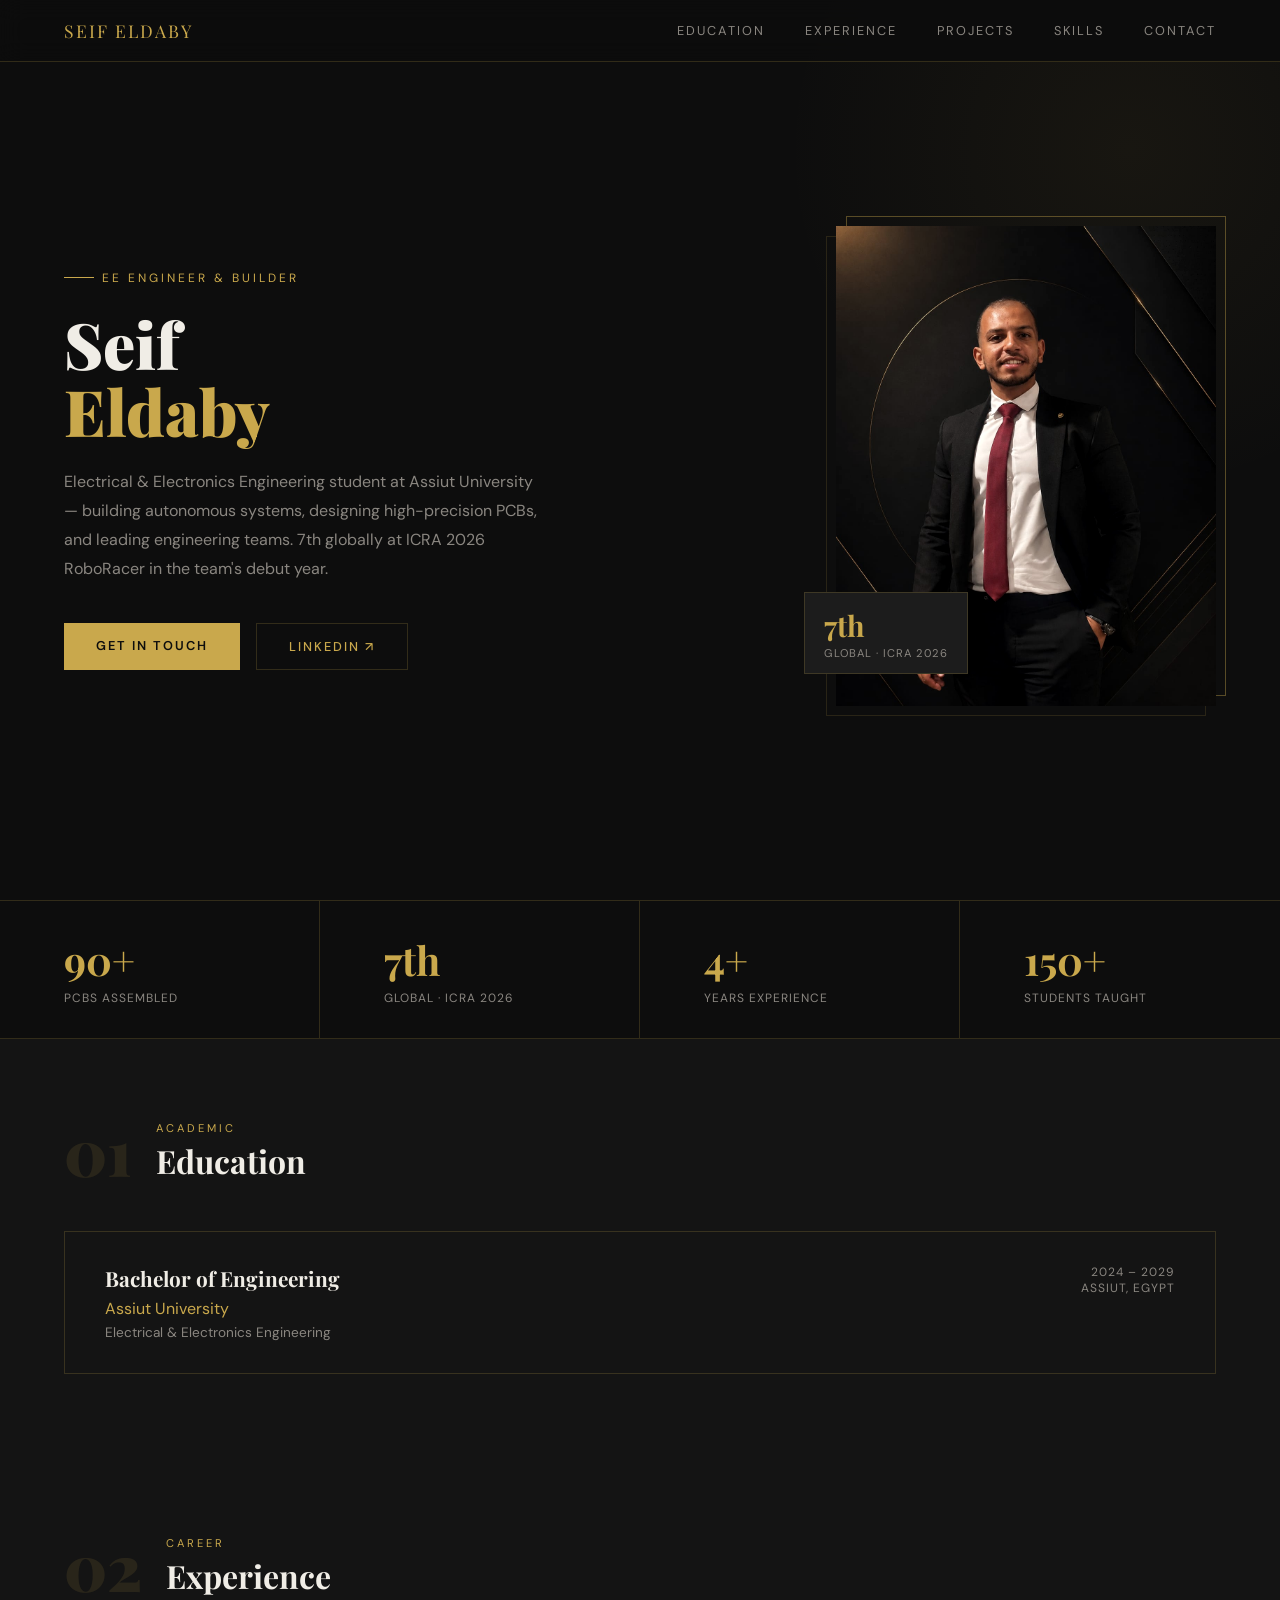
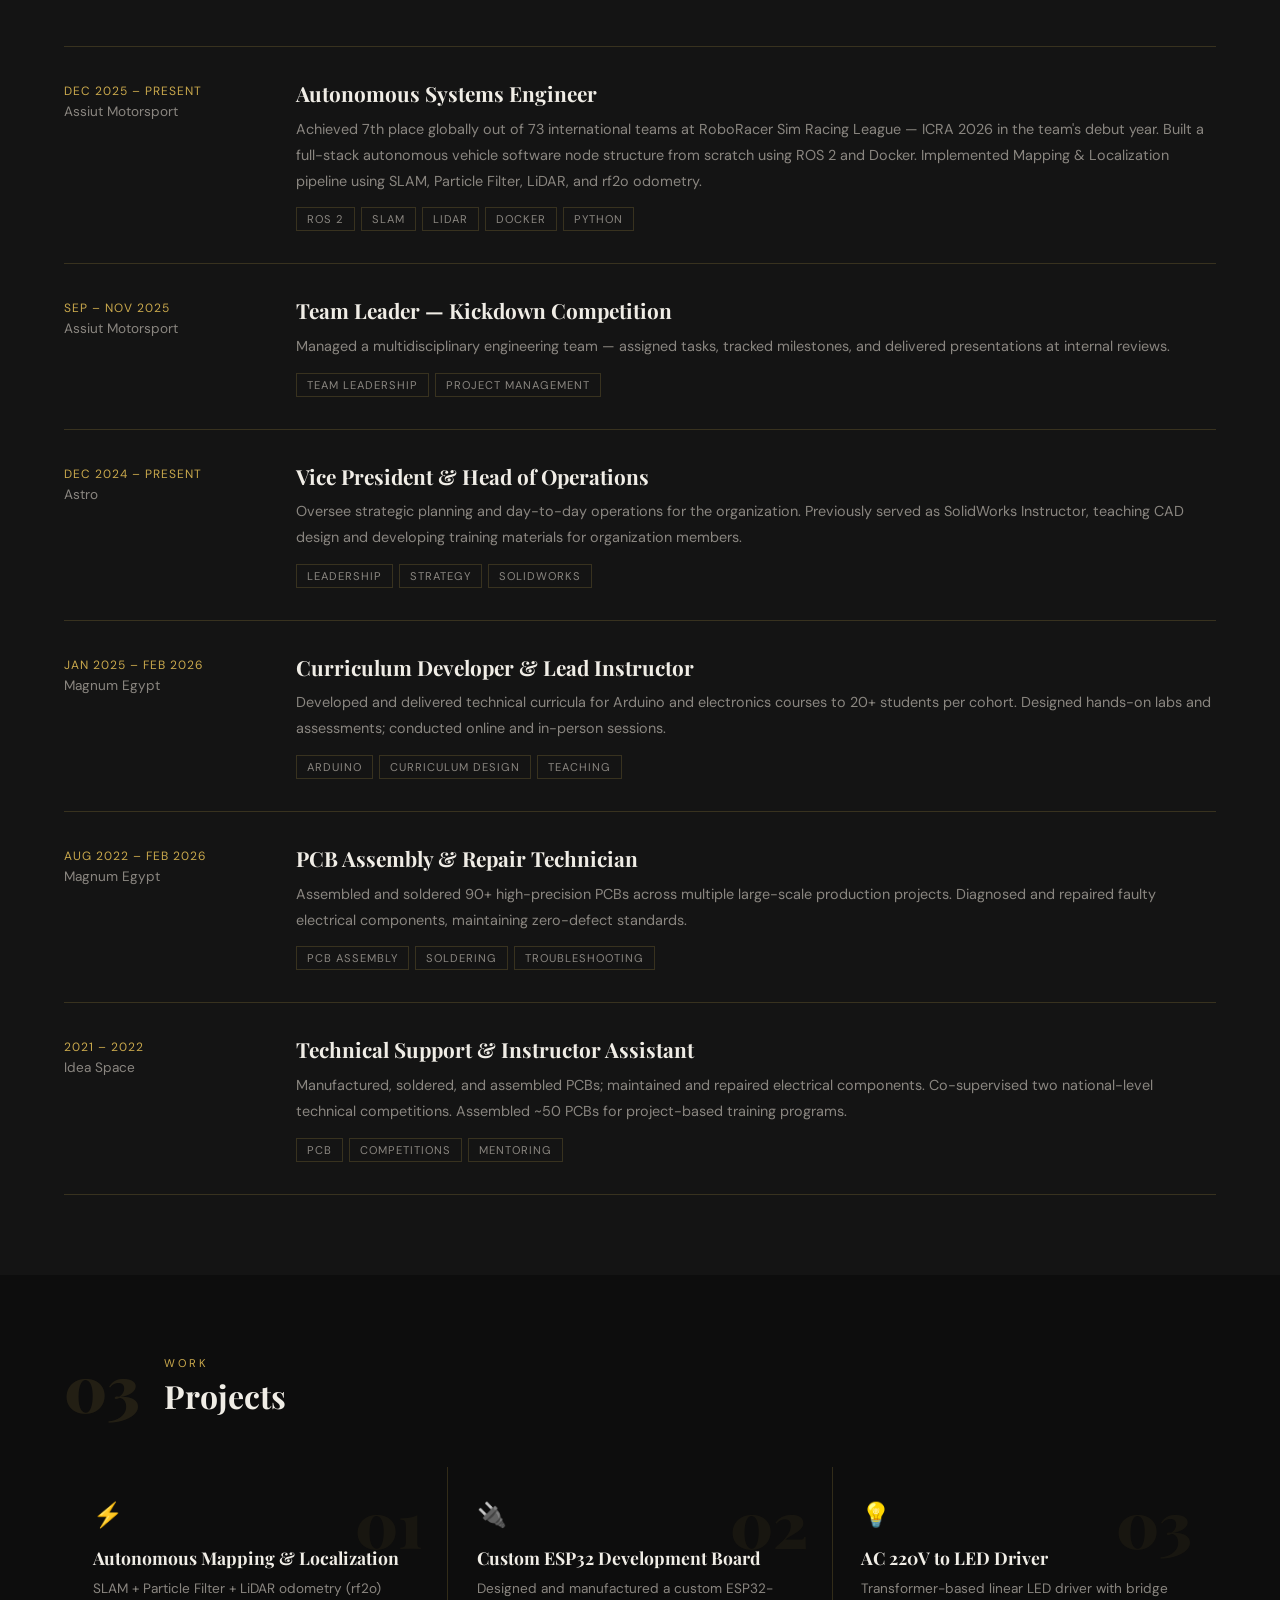
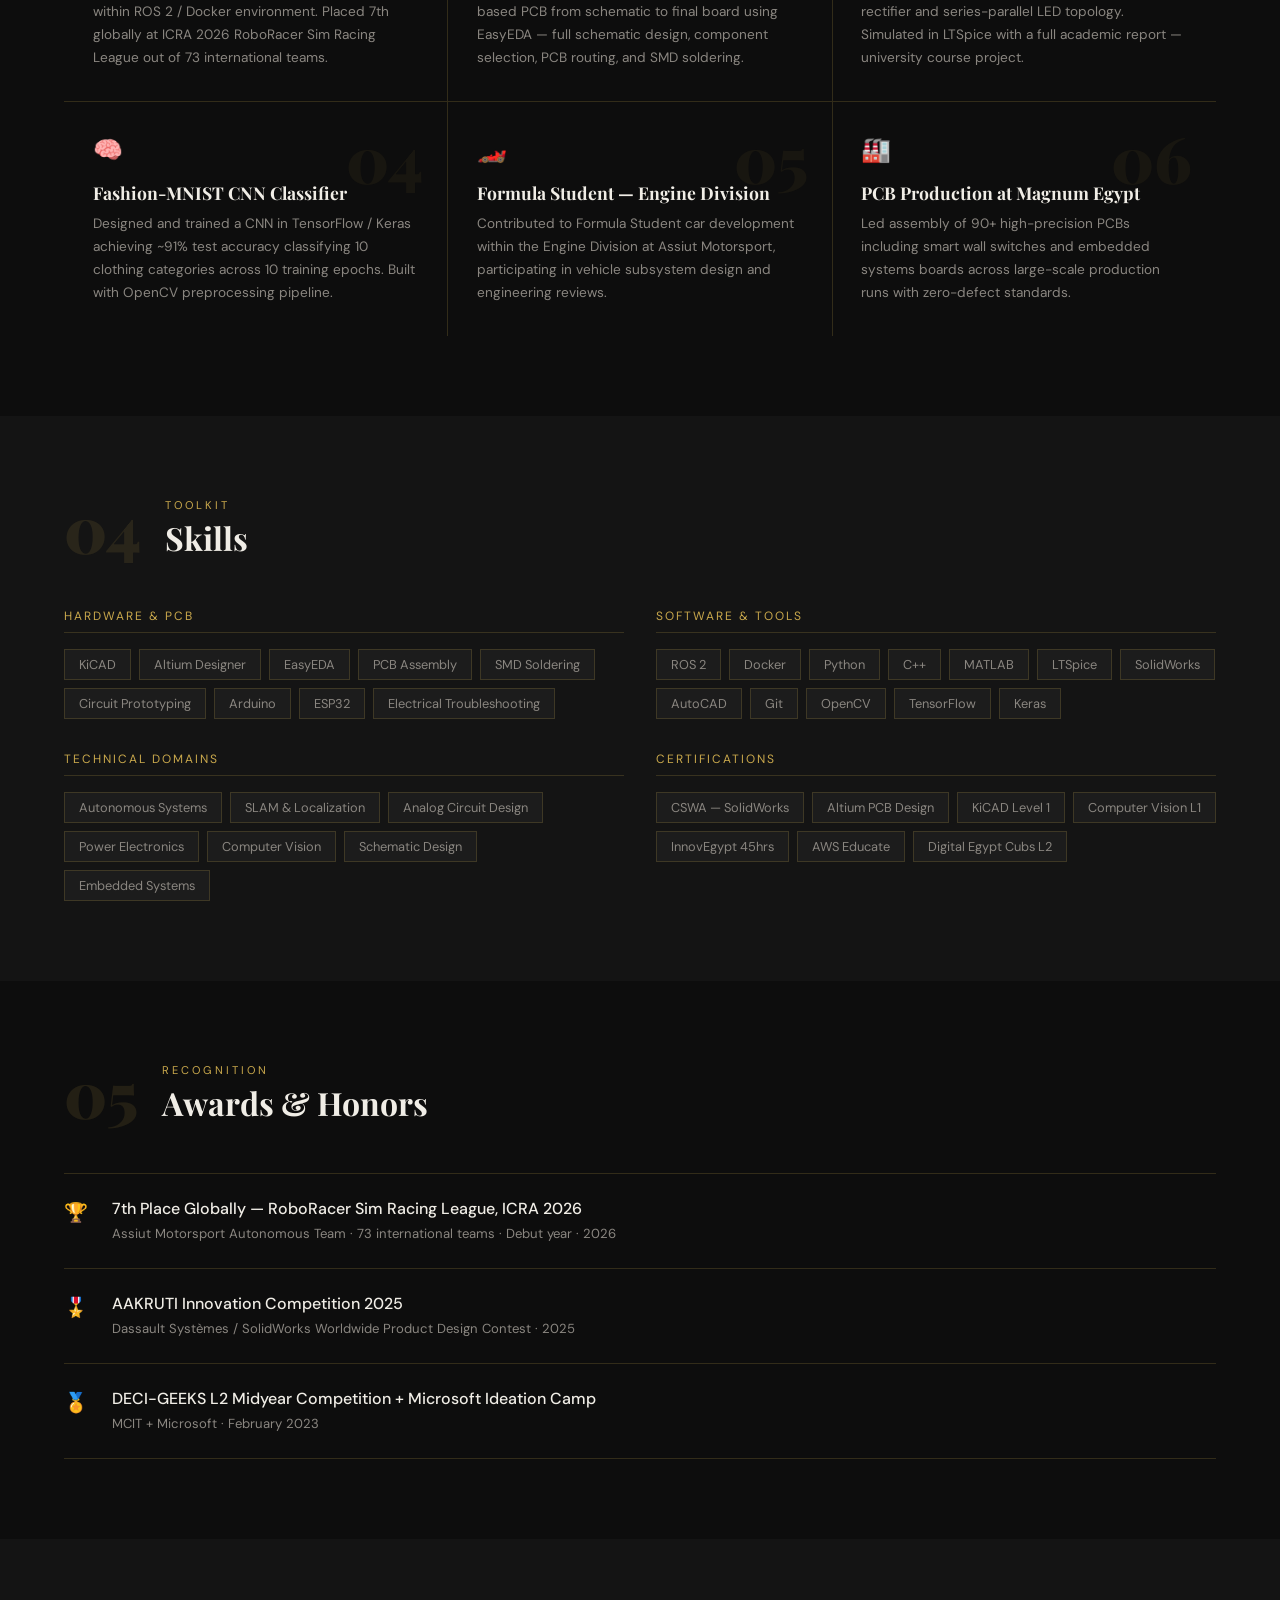
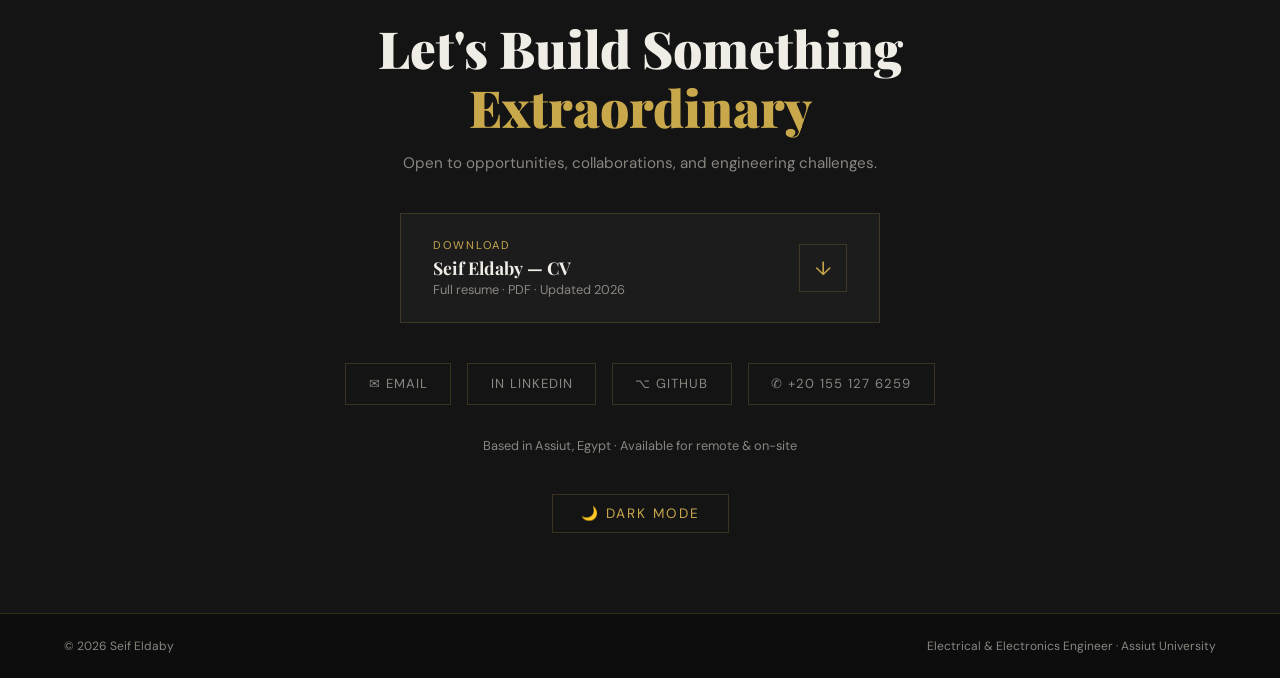
<file: index (2).html>
<!DOCTYPE html>
<html lang="en">
<head>
<meta charset="UTF-8">
<meta name="viewport" content="width=device-width, initial-scale=1.0">
<title>Seif Eldaby — Portfolio</title>
<link rel="icon" href="data:image/svg+xml,<svg xmlns='http://www.w3.org/2000/svg' viewBox='0 0 100 100'><rect width='100' height='100' fill='%230D0D0D'/><text x='50' y='72' font-size='65' font-family='serif' font-weight='900' fill='%23C9A84C' text-anchor='middle'>S</text></svg>">
<link rel="preconnect" href="https://fonts.googleapis.com">
<link href="https://fonts.googleapis.com/css2?family=Playfair+Display:wght@400;700;900&family=DM+Sans:wght@300;400;500;600&display=swap" rel="stylesheet">
<style>
  *, *::before, *::after { box-sizing: border-box; margin: 0; padding: 0; }
  :root {
    --gold: #C9A84C;
    --gold-light: #E8D5A3;
    --dark: #0D0D0D;
    --dark2: #141414;
    --dark3: #1C1C1C;
    --border: rgba(201,168,76,0.2);
    --text: #F0EDE6;
    --text-muted: #8A8680;
  }
  body.light {
    --gold: #8B6914;
    --dark: #F5F2EB;
    --dark2: #EDE9DF;
    --dark3: #E2DDD3;
    --border: rgba(139,105,20,0.25);
    --text: #1A1A1A;
    --text-muted: #5A5650;
  }
  html { scroll-behavior: smooth; }
  body {
    font-family: 'DM Sans', sans-serif;
    background: var(--dark);
    color: var(--text);
    min-height: 100vh;
    overflow-x: hidden;
    transition: background 0.3s, color 0.3s;
  }

  /* NAV */
  nav {
    position: fixed; top: 0; left: 0; right: 0; z-index: 100;
    display: flex; align-items: center; justify-content: space-between;
    padding: 1.2rem 4rem;
    background: rgba(13,13,13,0.92);
    backdrop-filter: blur(12px);
    border-bottom: 0.5px solid var(--border);
    transition: background 0.3s;
  }
  body.light nav { background: rgba(245,242,235,0.92); }
  .nav-logo { font-family: 'Playfair Display', serif; font-size: 1.1rem; color: var(--gold); letter-spacing: 2px; text-transform: uppercase; }
  .nav-links { display: flex; gap: 2.5rem; }
  .nav-links a { font-size: 0.8rem; letter-spacing: 2px; text-transform: uppercase; color: var(--text-muted); text-decoration: none; transition: color 0.2s; }
  .nav-links a:hover { color: var(--gold); }

  /* HERO */
  .hero {
    min-height: 100vh;
    display: grid;
    grid-template-columns: 1fr 1fr;
    align-items: center;
    padding: 6rem 4rem 4rem;
    position: relative;
    overflow: hidden;
  }
  .hero::before {
    content: '';
    position: absolute; top: -200px; right: -200px;
    width: 700px; height: 700px;
    background: radial-gradient(circle, rgba(201,168,76,0.06) 0%, transparent 70%);
    pointer-events: none;
  }
  .hero-content { position: relative; z-index: 1; }
  .hero-tag {
    display: inline-flex; align-items: center; gap: 8px;
    font-size: 0.75rem; letter-spacing: 3px; text-transform: uppercase;
    color: var(--gold); margin-bottom: 1.5rem;
  }
  .hero-tag::before { content: ''; width: 30px; height: 1px; background: var(--gold); }
  h1 {
    font-family: 'Playfair Display', serif;
    font-size: clamp(3rem, 5vw, 5rem);
    font-weight: 900;
    line-height: 1.05;
    color: var(--text);
    margin-bottom: 1.5rem;
  }
  h1 span { color: var(--gold); }
  .hero-bio {
    font-size: 1rem; line-height: 1.8; color: var(--text-muted);
    max-width: 480px; margin-bottom: 2.5rem;
  }
  .hero-cta { display: flex; gap: 1rem; flex-wrap: wrap; }
  .btn-primary {
    padding: 0.85rem 2rem; background: var(--gold); color: var(--dark);
    font-size: 0.8rem; letter-spacing: 2px; text-transform: uppercase;
    font-weight: 600; border: none; cursor: pointer;
    text-decoration: none; display: inline-block;
    transition: opacity 0.2s;
  }
  .btn-primary:hover { opacity: 0.85; }
  .btn-outline {
    padding: 0.85rem 2rem; background: transparent; color: var(--gold);
    font-size: 0.8rem; letter-spacing: 2px; text-transform: uppercase;
    font-weight: 500; border: 1px solid var(--border); cursor: pointer;
    text-decoration: none; display: inline-block;
    transition: border-color 0.2s;
  }
  .btn-outline:hover { border-color: var(--gold); }

  /* PHOTO */
  .hero-photo { display: flex; justify-content: flex-end; align-items: center; position: relative; }
  .photo-frame { position: relative; width: 380px; height: 480px; }
  .photo-frame::before {
    content: '';
    position: absolute; top: -10px; right: -10px;
    width: 100%; height: 100%;
    border: 1px solid var(--gold); opacity: 0.4;
  }
  .photo-frame::after {
    content: '';
    position: absolute; bottom: -10px; left: -10px;
    width: 100%; height: 100%;
    border: 1px solid var(--gold); opacity: 0.15;
  }
  .photo-frame img {
    width: 100%; height: 100%;
    object-fit: cover; object-position: top center;
    display: block; position: relative; z-index: 1;
    filter: grayscale(15%) contrast(1.05);
    transition: opacity 0.3s;
  }
  .photo-badge {
    position: absolute; bottom: 2rem; left: -2rem; z-index: 2;
    background: var(--dark3); border: 1px solid var(--border);
    padding: 0.8rem 1.2rem; min-width: 160px;
  }
  .photo-badge .badge-num { font-family: 'Playfair Display', serif; font-size: 1.8rem; color: var(--gold); font-weight: 700; }
  .photo-badge .badge-txt { font-size: 0.7rem; color: var(--text-muted); letter-spacing: 1px; text-transform: uppercase; margin-top: 2px; }

  /* STATS */
  .stats {
    display: grid; grid-template-columns: repeat(4, 1fr);
    border-top: 0.5px solid var(--border);
    border-bottom: 0.5px solid var(--border);
  }
  .stat { padding: 2rem 4rem; border-right: 0.5px solid var(--border); }
  .stat:last-child { border-right: none; }
  .stat-num { font-family: 'Playfair Display', serif; font-size: 2.5rem; color: var(--gold); font-weight: 700; }
  .stat-label { font-size: 0.75rem; color: var(--text-muted); letter-spacing: 1px; text-transform: uppercase; margin-top: 4px; }

  /* SECTIONS */
  section { padding: 5rem 4rem; }
  .section-header { display: flex; align-items: center; gap: 1.5rem; margin-bottom: 3rem; }
  .section-num { font-family: 'Playfair Display', serif; font-size: 4rem; color: rgba(201,168,76,0.12); font-weight: 900; line-height: 1; }
  .section-eyebrow { font-size: 0.7rem; letter-spacing: 3px; text-transform: uppercase; color: var(--gold); margin-bottom: 4px; }
  .section-title { font-family: 'Playfair Display', serif; font-size: 2rem; color: var(--text); font-weight: 700; }

  /* EDUCATION */
  #education { background: var(--dark2); }
  .edu-card {
    border: 0.5px solid var(--border); padding: 2rem 2.5rem;
    display: grid; grid-template-columns: 1fr auto; gap: 1rem; align-items: start;
  }
  .edu-degree { font-family: 'Playfair Display', serif; font-size: 1.3rem; color: var(--text); font-weight: 700; margin-bottom: 0.4rem; }
  .edu-institution { font-size: 1rem; color: var(--gold); margin-bottom: 0.3rem; }
  .edu-detail { font-size: 0.85rem; color: var(--text-muted); }
  .edu-date { font-size: 0.75rem; letter-spacing: 1px; text-transform: uppercase; color: var(--text-muted); text-align: right; }

  /* EXPERIENCE */
  .exp-list { display: flex; flex-direction: column; }
  .exp-item {
    display: grid; grid-template-columns: 200px 1fr;
    border-bottom: 0.5px solid var(--border); padding: 2rem 0; gap: 2rem;
  }
  .exp-item:first-child { border-top: 0.5px solid var(--border); }
  .exp-meta { padding-top: 4px; }
  .exp-date { font-size: 0.75rem; color: var(--gold); letter-spacing: 1px; text-transform: uppercase; }
  .exp-company { font-size: 0.85rem; color: var(--text-muted); margin-top: 4px; }
  .exp-role { font-family: 'Playfair Display', serif; font-size: 1.3rem; color: var(--text); font-weight: 700; margin-bottom: 0.6rem; }
  .exp-desc { font-size: 0.9rem; color: var(--text-muted); line-height: 1.8; }
  .exp-tags { display: flex; flex-wrap: wrap; gap: 6px; margin-top: 0.8rem; }
  .tag { font-size: 0.7rem; letter-spacing: 1px; text-transform: uppercase; padding: 4px 10px; border: 0.5px solid var(--border); color: var(--text-muted); }

  /* PROJECTS */
  .projects-grid { display: grid; grid-template-columns: repeat(3, 1fr); gap: 1px; background: var(--border); }
  .project-card {
    background: var(--dark); padding: 2rem 1.8rem;
    position: relative; overflow: hidden; transition: background 0.25s;
  }
  .project-card:hover { background: var(--dark3); }
  .project-card::before {
    content: attr(data-num);
    position: absolute; top: 1.5rem; right: 1.5rem;
    font-family: 'Playfair Display', serif; font-size: 4rem; font-weight: 900;
    color: rgba(201,168,76,0.06); line-height: 1;
  }
  .project-icon { font-size: 1.5rem; margin-bottom: 1rem; color: var(--gold); }
  .project-name { font-family: 'Playfair Display', serif; font-size: 1.1rem; color: var(--text); font-weight: 700; margin-bottom: 0.5rem; }
  .project-desc { font-size: 0.85rem; color: var(--text-muted); line-height: 1.7; }

  /* SKILLS */
  #skills { background: var(--dark2); }
  .skills-grid { display: grid; grid-template-columns: repeat(2, 1fr); gap: 2rem; }
  .skill-cat-title { font-size: 0.75rem; letter-spacing: 2px; text-transform: uppercase; color: var(--gold); margin-bottom: 1rem; padding-bottom: 0.5rem; border-bottom: 0.5px solid var(--border); }
  .skill-pills { display: flex; flex-wrap: wrap; gap: 8px; }
  .skill-pill {
    font-size: 0.8rem; padding: 6px 14px;
    background: var(--dark3); color: var(--text-muted);
    border: 0.5px solid var(--border); transition: all 0.2s;
  }
  .skill-pill:hover { border-color: var(--gold); color: var(--gold); }

  /* AWARDS */
  #awards { background: var(--dark); }
  .awards-list { display: flex; flex-direction: column; }
  .award-item { display: flex; align-items: flex-start; gap: 1.5rem; padding: 1.5rem 0; border-bottom: 0.5px solid var(--border); }
  .award-item:first-child { border-top: 0.5px solid var(--border); }
  .award-icon { font-size: 1.2rem; color: var(--gold); margin-top: 2px; flex-shrink: 0; }
  .award-title { font-size: 1rem; color: var(--text); font-weight: 500; }
  .award-sub { font-size: 0.82rem; color: var(--text-muted); margin-top: 4px; line-height: 1.6; }

  /* CONTACT */
  #contact { background: var(--dark2); text-align: center; }
  .contact-title { font-family: 'Playfair Display', serif; font-size: clamp(2rem, 4vw, 3.5rem); color: var(--text); font-weight: 900; max-width: 640px; margin: 0 auto 1rem; line-height: 1.15; }
  .contact-title span { color: var(--gold); }
  .contact-sub { color: var(--text-muted); margin-bottom: 2.5rem; font-size: 0.95rem; }
  .cv-card {
    max-width: 480px; margin: 0 auto 2.5rem;
    border: 1px solid var(--border); padding: 1.5rem 2rem;
    display: flex; align-items: center; justify-content: space-between; gap: 1.5rem;
    background: var(--dark3); text-decoration: none;
    transition: border-color 0.25s, background 0.25s;
  }
  .cv-card:hover { border-color: var(--gold); }
  .cv-card-left { text-align: left; }
  .cv-card-label { font-size: 0.7rem; letter-spacing: 2px; text-transform: uppercase; color: var(--gold); margin-bottom: 4px; }
  .cv-card-title { font-family: 'Playfair Display', serif; font-size: 1.1rem; color: var(--text); font-weight: 700; }
  .cv-card-sub { font-size: 0.8rem; color: var(--text-muted); margin-top: 2px; }
  .cv-card-icon {
    width: 48px; height: 48px; flex-shrink: 0;
    border: 1px solid var(--border);
    display: flex; align-items: center; justify-content: center;
    font-size: 1.2rem; color: var(--gold); transition: background 0.2s;
  }
  .cv-card:hover .cv-card-icon { background: var(--gold); color: var(--dark); }
  .contact-links { display: flex; justify-content: center; gap: 1rem; flex-wrap: wrap; margin-bottom: 2rem; }
  .contact-link {
    display: flex; align-items: center; gap: 8px;
    padding: 0.7rem 1.4rem; border: 0.5px solid var(--border);
    color: var(--text-muted); text-decoration: none; font-size: 0.82rem;
    letter-spacing: 1px; text-transform: uppercase; transition: all 0.2s;
  }
  .contact-link:hover { border-color: var(--gold); color: var(--gold); }

  /* THEME TOGGLE BUTTON */
  .theme-toggle-wrap { margin-top: 2.5rem; }
  #themeBtn {
    background: transparent;
    border: 1px solid var(--border);
    color: var(--gold);
    padding: 10px 28px;
    font-size: 0.85rem;
    letter-spacing: 2px;
    text-transform: uppercase;
    cursor: pointer;
    transition: all 0.3s;
    font-family: 'DM Sans', sans-serif;
  }
  #themeBtn:hover { border-color: var(--gold); background: var(--dark3); }

  /* FOOTER */
  footer {
    padding: 1.5rem 4rem;
    border-top: 0.5px solid var(--border);
    display: flex; justify-content: space-between; align-items: center;
    font-size: 0.75rem; color: var(--text-muted);
  }

  ::-webkit-scrollbar { width: 4px; }
  ::-webkit-scrollbar-track { background: var(--dark); }
  ::-webkit-scrollbar-thumb { background: rgba(201,168,76,0.3); }

  @media (max-width: 900px) {
    nav { padding: 1rem 1.5rem; }
    .nav-links { display: none; }
    .hero { grid-template-columns: 1fr; padding: 5rem 1.5rem 3rem; gap: 3rem; }
    .hero-photo { justify-content: center; }
    .photo-frame { width: 280px; height: 360px; }
    .photo-badge { left: -0.5rem; }
    .stats { grid-template-columns: repeat(2, 1fr); }
    .stat { padding: 1.5rem 2rem; }
    section { padding: 3rem 1.5rem; }
    .exp-item { grid-template-columns: 1fr; gap: 0.3rem; }
    .projects-grid { grid-template-columns: 1fr; }
    .skills-grid { grid-template-columns: 1fr; }
    .edu-card { grid-template-columns: 1fr; }
    .edu-date { text-align: left; }
    footer { padding: 1rem 1.5rem; flex-direction: column; gap: 0.5rem; text-align: center; }
  }
</style>
</head>
<body>

<!-- NAV -->
<nav>
  <div class="nav-logo">Seif Eldaby</div>
  <div class="nav-links">
    <a href="#education">Education</a>
    <a href="#experience">Experience</a>
    <a href="#projects">Projects</a>
    <a href="#skills">Skills</a>
    <a href="#contact">Contact</a>
  </div>
</nav>

<!-- HERO -->
<div class="hero">
  <div class="hero-content">
    <div class="hero-tag">EE Engineer & Builder</div>
    <h1>Seif<br><span>Eldaby</span></h1>
    <p class="hero-bio">
      Electrical & Electronics Engineering student at Assiut University — building autonomous systems, designing high-precision PCBs, and leading engineering teams. 7th globally at ICRA 2026 RoboRacer in the team's debut year.
    </p>
    <div class="hero-cta">
      <a href="mailto:seif123eldaby@gmail.com" class="btn-primary">Get In Touch</a>
      <a href="https://linkedin.com/in/seif-eldaby" target="_blank" class="btn-outline">LinkedIn ↗</a>
    </div>
  </div>
  <div class="hero-photo">
    <div class="photo-frame">
      <img src="assets/seif-photo.png" alt="Seif Eldaby" id="profilePhoto" />
      <div class="photo-badge">
        <div class="badge-num">7th</div>
        <div class="badge-txt">Global · ICRA 2026</div>
      </div>
    </div>
  </div>
</div>

<!-- STATS -->
<div class="stats">
  <div class="stat">
    <div class="stat-num">90+</div>
    <div class="stat-label">PCBs Assembled</div>
  </div>
  <div class="stat">
    <div class="stat-num">7th</div>
    <div class="stat-label">Global · ICRA 2026</div>
  </div>
  <div class="stat">
    <div class="stat-num">4+</div>
    <div class="stat-label">Years Experience</div>
  </div>
  <div class="stat">
    <div class="stat-num">150+</div>
    <div class="stat-label">Students Taught</div>
  </div>
</div>

<!-- EDUCATION -->
<section id="education">
  <div class="section-header">
    <div class="section-num">01</div>
    <div class="section-title-wrap">
      <div class="section-eyebrow">Academic</div>
      <div class="section-title">Education</div>
    </div>
  </div>
  <div class="edu-card">
    <div>
      <div class="edu-degree">Bachelor of Engineering</div>
      <div class="edu-institution">Assiut University</div>
      <div class="edu-detail">Electrical & Electronics Engineering</div>
    </div>
    <div class="edu-date">2024 – 2029<br>Assiut, Egypt</div>
  </div>
</section>

<!-- EXPERIENCE -->
<section id="experience" style="background: var(--dark2);">
  <div class="section-header">
    <div class="section-num">02</div>
    <div class="section-title-wrap">
      <div class="section-eyebrow">Career</div>
      <div class="section-title">Experience</div>
    </div>
  </div>
  <div class="exp-list">

    <div class="exp-item">
      <div class="exp-meta">
        <div class="exp-date">Dec 2025 – Present</div>
        <div class="exp-company">Assiut Motorsport</div>
      </div>
      <div class="exp-content">
        <div class="exp-role">Autonomous Systems Engineer</div>
        <div class="exp-desc">Achieved 7th place globally out of 73 international teams at RoboRacer Sim Racing League — ICRA 2026 in the team's debut year. Built a full-stack autonomous vehicle software node structure from scratch using ROS 2 and Docker. Implemented Mapping & Localization pipeline using SLAM, Particle Filter, LiDAR, and rf2o odometry.</div>
        <div class="exp-tags">
          <span class="tag">ROS 2</span><span class="tag">SLAM</span><span class="tag">LiDAR</span><span class="tag">Docker</span><span class="tag">Python</span>
        </div>
      </div>
    </div>

    <div class="exp-item">
      <div class="exp-meta">
        <div class="exp-date">Sep – Nov 2025</div>
        <div class="exp-company">Assiut Motorsport</div>
      </div>
      <div class="exp-content">
        <div class="exp-role">Team Leader — Kickdown Competition</div>
        <div class="exp-desc">Managed a multidisciplinary engineering team — assigned tasks, tracked milestones, and delivered presentations at internal reviews.</div>
        <div class="exp-tags">
          <span class="tag">Team Leadership</span><span class="tag">Project Management</span>
        </div>
      </div>
    </div>

    <div class="exp-item">
      <div class="exp-meta">
        <div class="exp-date">Dec 2024 – Present</div>
        <div class="exp-company">Astro</div>
      </div>
      <div class="exp-content">
        <div class="exp-role">Vice President & Head of Operations</div>
        <div class="exp-desc">Oversee strategic planning and day-to-day operations for the organization. Previously served as SolidWorks Instructor, teaching CAD design and developing training materials for organization members.</div>
        <div class="exp-tags">
          <span class="tag">Leadership</span><span class="tag">Strategy</span><span class="tag">SolidWorks</span>
        </div>
      </div>
    </div>

    <div class="exp-item">
      <div class="exp-meta">
        <div class="exp-date">Jan 2025 – Feb 2026</div>
        <div class="exp-company">Magnum Egypt</div>
      </div>
      <div class="exp-content">
        <div class="exp-role">Curriculum Developer & Lead Instructor</div>
        <div class="exp-desc">Developed and delivered technical curricula for Arduino and electronics courses to 20+ students per cohort. Designed hands-on labs and assessments; conducted online and in-person sessions.</div>
        <div class="exp-tags">
          <span class="tag">Arduino</span><span class="tag">Curriculum Design</span><span class="tag">Teaching</span>
        </div>
      </div>
    </div>

    <div class="exp-item">
      <div class="exp-meta">
        <div class="exp-date">Aug 2022 – Feb 2026</div>
        <div class="exp-company">Magnum Egypt</div>
      </div>
      <div class="exp-content">
        <div class="exp-role">PCB Assembly & Repair Technician</div>
        <div class="exp-desc">Assembled and soldered 90+ high-precision PCBs across multiple large-scale production projects. Diagnosed and repaired faulty electrical components, maintaining zero-defect standards.</div>
        <div class="exp-tags">
          <span class="tag">PCB Assembly</span><span class="tag">Soldering</span><span class="tag">Troubleshooting</span>
        </div>
      </div>
    </div>

    <div class="exp-item">
      <div class="exp-meta">
        <div class="exp-date">2021 – 2022</div>
        <div class="exp-company">Idea Space</div>
      </div>
      <div class="exp-content">
        <div class="exp-role">Technical Support & Instructor Assistant</div>
        <div class="exp-desc">Manufactured, soldered, and assembled PCBs; maintained and repaired electrical components. Co-supervised two national-level technical competitions. Assembled ~50 PCBs for project-based training programs.</div>
        <div class="exp-tags">
          <span class="tag">PCB</span><span class="tag">Competitions</span><span class="tag">Mentoring</span>
        </div>
      </div>
    </div>

  </div>
</section>

<!-- PROJECTS -->
<section id="projects">
  <div class="section-header">
    <div class="section-num">03</div>
    <div class="section-title-wrap">
      <div class="section-eyebrow">Work</div>
      <div class="section-title">Projects</div>
    </div>
  </div>
  <div class="projects-grid">

    <div class="project-card" data-num="01">
      <div class="project-icon">⚡</div>
      <div class="project-name">Autonomous Mapping & Localization</div>
      <div class="project-desc">SLAM + Particle Filter + LiDAR odometry (rf2o) within ROS 2 / Docker environment. Placed 7th globally at ICRA 2026 RoboRacer Sim Racing League out of 73 international teams.</div>
    </div>

    <div class="project-card" data-num="02">
      <div class="project-icon">🔌</div>
      <div class="project-name">Custom ESP32 Development Board</div>
      <div class="project-desc">Designed and manufactured a custom ESP32-based PCB from schematic to final board using EasyEDA — full schematic design, component selection, PCB routing, and SMD soldering.</div>
    </div>

    <div class="project-card" data-num="03">
      <div class="project-icon">💡</div>
      <div class="project-name">AC 220V to LED Driver</div>
      <div class="project-desc">Transformer-based linear LED driver with bridge rectifier and series-parallel LED topology. Simulated in LTSpice with a full academic report — university course project.</div>
    </div>

    <div class="project-card" data-num="04">
      <div class="project-icon">🧠</div>
      <div class="project-name">Fashion-MNIST CNN Classifier</div>
      <div class="project-desc">Designed and trained a CNN in TensorFlow / Keras achieving ~91% test accuracy classifying 10 clothing categories across 10 training epochs. Built with OpenCV preprocessing pipeline.</div>
    </div>

    <div class="project-card" data-num="05">
      <div class="project-icon">🏎️</div>
      <div class="project-name">Formula Student — Engine Division</div>
      <div class="project-desc">Contributed to Formula Student car development within the Engine Division at Assiut Motorsport, participating in vehicle subsystem design and engineering reviews.</div>
    </div>

    <div class="project-card" data-num="06">
      <div class="project-icon">🏭</div>
      <div class="project-name">PCB Production at Magnum Egypt</div>
      <div class="project-desc">Led assembly of 90+ high-precision PCBs including smart wall switches and embedded systems boards across large-scale production runs with zero-defect standards.</div>
    </div>

  </div>
</section>

<!-- SKILLS -->
<section id="skills">
  <div class="section-header">
    <div class="section-num">04</div>
    <div class="section-title-wrap">
      <div class="section-eyebrow">Toolkit</div>
      <div class="section-title">Skills</div>
    </div>
  </div>
  <div class="skills-grid">
    <div class="skill-category">
      <div class="skill-cat-title">Hardware & PCB</div>
      <div class="skill-pills">
        <span class="skill-pill">KiCAD</span>
        <span class="skill-pill">Altium Designer</span>
        <span class="skill-pill">EasyEDA</span>
        <span class="skill-pill">PCB Assembly</span>
        <span class="skill-pill">SMD Soldering</span>
        <span class="skill-pill">Circuit Prototyping</span>
        <span class="skill-pill">Arduino</span>
        <span class="skill-pill">ESP32</span>
        <span class="skill-pill">Electrical Troubleshooting</span>
      </div>
    </div>
    <div class="skill-category">
      <div class="skill-cat-title">Software & Tools</div>
      <div class="skill-pills">
        <span class="skill-pill">ROS 2</span>
        <span class="skill-pill">Docker</span>
        <span class="skill-pill">Python</span>
        <span class="skill-pill">C++</span>
        <span class="skill-pill">MATLAB</span>
        <span class="skill-pill">LTSpice</span>
        <span class="skill-pill">SolidWorks</span>
        <span class="skill-pill">AutoCAD</span>
        <span class="skill-pill">Git</span>
        <span class="skill-pill">OpenCV</span>
        <span class="skill-pill">TensorFlow</span>
        <span class="skill-pill">Keras</span>
      </div>
    </div>
    <div class="skill-category">
      <div class="skill-cat-title">Technical Domains</div>
      <div class="skill-pills">
        <span class="skill-pill">Autonomous Systems</span>
        <span class="skill-pill">SLAM & Localization</span>
        <span class="skill-pill">Analog Circuit Design</span>
        <span class="skill-pill">Power Electronics</span>
        <span class="skill-pill">Computer Vision</span>
        <span class="skill-pill">Schematic Design</span>
        <span class="skill-pill">Embedded Systems</span>
      </div>
    </div>
    <div class="skill-category">
      <div class="skill-cat-title">Certifications</div>
      <div class="skill-pills">
        <span class="skill-pill">CSWA — SolidWorks</span>
        <span class="skill-pill">Altium PCB Design</span>
        <span class="skill-pill">KiCAD Level 1</span>
        <span class="skill-pill">Computer Vision L1</span>
        <span class="skill-pill">InnovEgypt 45hrs</span>
        <span class="skill-pill">AWS Educate</span>
        <span class="skill-pill">Digital Egypt Cubs L2</span>
      </div>
    </div>
  </div>
</section>

<!-- AWARDS -->
<section id="awards">
  <div class="section-header">
    <div class="section-num">05</div>
    <div class="section-title-wrap">
      <div class="section-eyebrow">Recognition</div>
      <div class="section-title">Awards & Honors</div>
    </div>
  </div>
  <div class="awards-list">
    <div class="award-item">
      <div class="award-icon">🏆</div>
      <div>
        <div class="award-title">7th Place Globally — RoboRacer Sim Racing League, ICRA 2026</div>
        <div class="award-sub">Assiut Motorsport Autonomous Team · 73 international teams · Debut year · 2026</div>
      </div>
    </div>
    <div class="award-item">
      <div class="award-icon">🎖️</div>
      <div>
        <div class="award-title">AAKRUTI Innovation Competition 2025</div>
        <div class="award-sub">Dassault Systèmes / SolidWorks Worldwide Product Design Contest · 2025</div>
      </div>
    </div>
    <div class="award-item">
      <div class="award-icon">🏅</div>
      <div>
        <div class="award-title">DECI-GEEKS L2 Midyear Competition + Microsoft Ideation Camp</div>
        <div class="award-sub">MCIT + Microsoft · February 2023</div>
      </div>
    </div>
  </div>
</section>

<!-- CONTACT -->
<section id="contact">
  <div class="contact-title">Let's Build Something <span>Extraordinary</span></div>
  <p class="contact-sub">Open to opportunities, collaborations, and engineering challenges.</p>

  <a href="assets/Seif_Eldaby_CV.pdf" download="Seif_Eldaby_CV.pdf" class="cv-card">
    <div class="cv-card-left">
      <div class="cv-card-label">Download</div>
      <div class="cv-card-title">Seif Eldaby — CV</div>
      <div class="cv-card-sub">Full resume · PDF · Updated 2026</div>
    </div>
    <div class="cv-card-icon">↓</div>
  </a>

  <div class="contact-links">
    <a href="mailto:seif123eldaby@gmail.com" class="contact-link">✉ Email</a>
    <a href="https://linkedin.com/in/seif-eldaby" target="_blank" class="contact-link">in LinkedIn</a>
    <a href="https://github.com/seifeldaby" target="_blank" class="contact-link">⌥ GitHub</a>
    <a href="tel:+201551276259" class="contact-link">✆ +20 155 127 6259</a>
  </div>

  <p style="font-size: 0.8rem; color: var(--text-muted);">Based in Assiut, Egypt · Available for remote & on-site</p>

  <div class="theme-toggle-wrap">
    <button id="themeBtn">🌙 Dark Mode</button>
  </div>
</section>

<footer>
  <span>© 2026 Seif Eldaby</span>
  <span>Electrical & Electronics Engineer · Assiut University</span>
</footer>

<script>
  const btn = document.getElementById('themeBtn');
  const photo = document.getElementById('profilePhoto');

  btn.addEventListener('click', () => {
    document.body.classList.toggle('light');
    const isLight = document.body.classList.contains('light');
    btn.textContent = isLight ? '☀️ Light Mode' : '🌙 Dark Mode';
    photo.src = isLight ? 'assets/seif-photo-light.png' : 'assets/seif-photo.png';
    document.documentElement.style.setProperty('--gold', isLight ? '#8B6914' : '#C9A84C');
  });
</script>
</body>
</html>
</file>
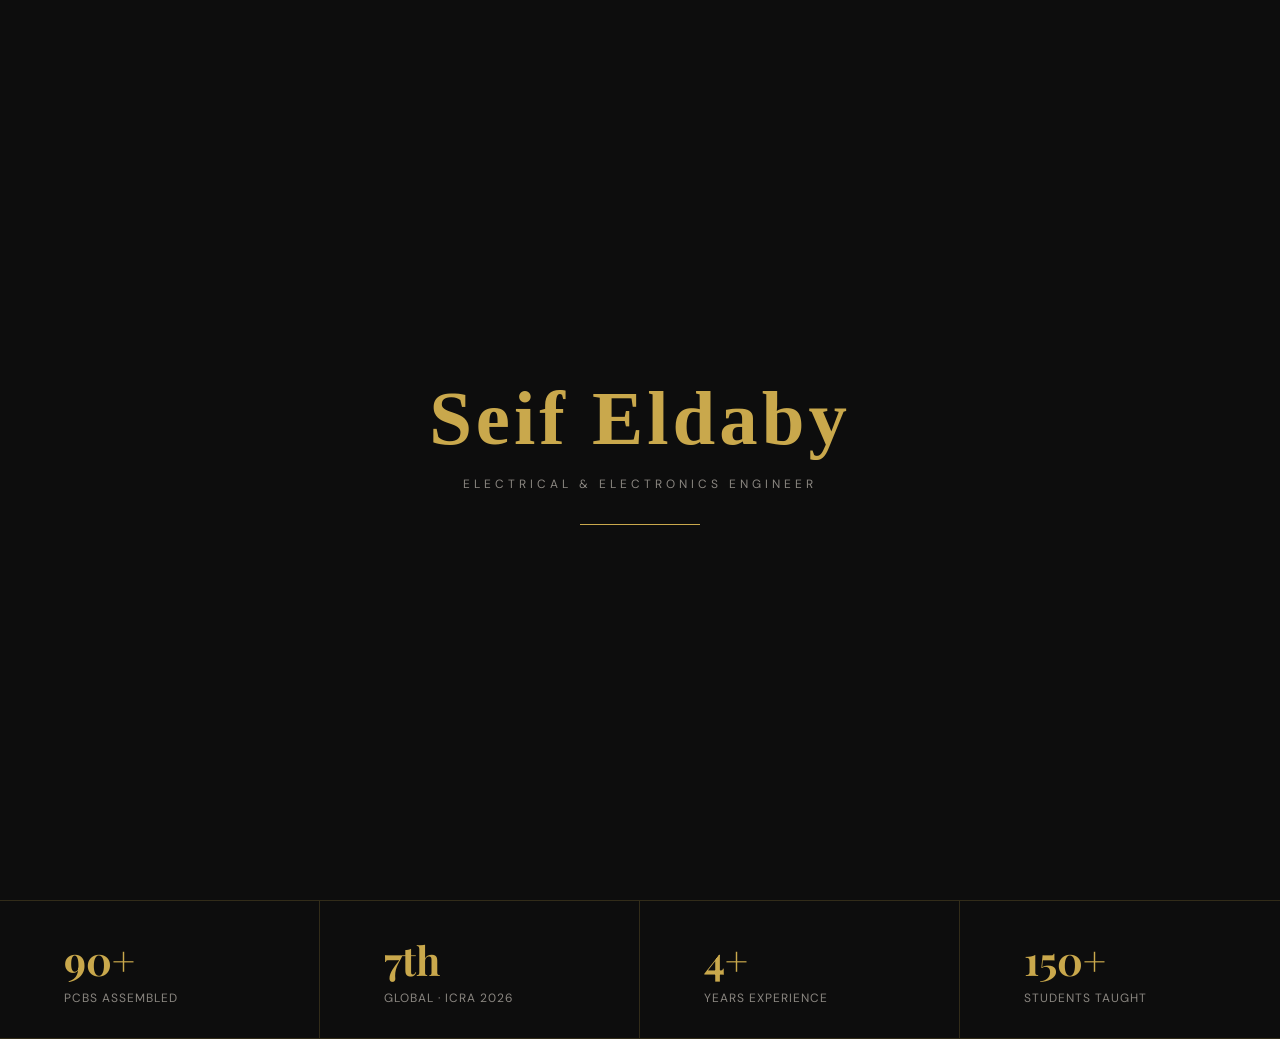
<file: index (6).html>
<!DOCTYPE html>
<html lang="en">
<head>
<meta charset="UTF-8">
<meta name="viewport" content="width=device-width, initial-scale=1.0">
<title>Seif Eldaby — Portfolio</title>
<meta name="description" content="Seif Eldaby — Electrical & Electronics Engineer, Autonomous Systems, PCB Design, Assiut University">
<link rel="icon" href="data:image/svg+xml,<svg xmlns='http://www.w3.org/2000/svg' viewBox='0 0 100 100'><rect width='100' height='100' fill='%230D0D0D'/><text x='50' y='72' font-size='65' font-family='serif' font-weight='900' fill='%23C9A84C' text-anchor='middle'>S</text></svg>">
<link rel="preconnect" href="https://fonts.googleapis.com">
<link href="https://fonts.googleapis.com/css2?family=Playfair+Display:wght@400;700;900&family=DM+Sans:wght@300;400;500;600&display=swap" rel="stylesheet">
<style>
*, *::before, *::after { box-sizing: border-box; margin: 0; padding: 0; }
:root {
  --gold: #C9A84C;
  --dark: #0D0D0D;
  --dark2: #141414;
  --dark3: #1C1C1C;
  --border: rgba(201,168,76,0.2);
  --text: #F0EDE6;
  --text-muted: #8A8680;
  --nav-h: 64px;
  --mob-nav-h: 56px;
}
body.light {
  --gold: #8B6914;
  --dark: #F5F2EB;
  --dark2: #EDE9DF;
  --dark3: #E2DDD3;
  --border: rgba(139,105,20,0.25);
  --text: #1A1A1A;
  --text-muted: #5A5650;
}
body.light .section-num { color: rgba(107,79,10,0.35); }
body.light .section-eyebrow { color: #6B4F0A; font-weight: 600; }
html { scroll-behavior: smooth; }
body {
  font-family: 'DM Sans', sans-serif;
  background: var(--dark);
  color: var(--text);
  min-height: 100vh;
  overflow-x: hidden;
  transition: background 0.4s, color 0.4s;
  padding-bottom: 0;
}

/* ── LOADER ── */
#loader {
  position: fixed; inset: 0; z-index: 9999;
  background: #0D0D0D;
  display: flex; flex-direction: column;
  align-items: center; justify-content: center;
  transition: opacity 0.6s ease, visibility 0.6s ease;
}
#loader.hide { opacity: 0; visibility: hidden; pointer-events: none; }
.loader-name {
  font-family: Georgia, 'Times New Roman', serif;
  font-size: clamp(2.5rem, 6vw, 5rem);
  font-weight: 900; color: #C9A84C;
  letter-spacing: 4px;
  opacity: 0; transform: translateY(20px);
  animation: loaderReveal 0.8s ease 0.3s forwards;
}
.loader-sub {
  font-size: 0.75rem; letter-spacing: 4px;
  text-transform: uppercase; color: #8A8680;
  margin-top: 0.8rem; opacity: 0;
  animation: loaderReveal 0.8s ease 0.6s forwards;
}
.loader-bar { width: 120px; height: 1px; background: rgba(201,168,76,0.2); margin-top: 2rem; overflow: hidden; }
.loader-bar-fill { height: 100%; width: 0; background: #C9A84C; animation: loaderBar 1.8s ease 0.4s forwards; }
@keyframes loaderReveal { to { opacity: 1; transform: translateY(0); } }
@keyframes loaderBar { to { width: 100%; } }

/* ── DESKTOP NAV ── */
nav {
  position: fixed; top: 0; left: 0; right: 0; z-index: 100;
  height: var(--nav-h);
  display: flex; align-items: center; justify-content: space-between;
  padding: 0 4rem;
  background: rgba(13,13,13,0.92);
  backdrop-filter: blur(16px);
  border-bottom: 0.5px solid var(--border);
  transition: background 0.4s, border-color 0.4s;
}
body.light nav { background: rgba(245,242,235,0.92); }
.nav-logo {
  font-family: 'Playfair Display', serif;
  font-size: 1.1rem; color: var(--gold);
  letter-spacing: 2px; text-transform: uppercase;
  text-decoration: none; cursor: pointer;
}
.nav-links { display: flex; gap: 2rem; align-items: center; }
.nav-links button {
  background: none; border: none; cursor: pointer;
  font-family: 'DM Sans', sans-serif;
  font-size: 0.78rem; letter-spacing: 2px; text-transform: uppercase;
  color: var(--text-muted);
  transition: color 0.2s; position: relative; padding-bottom: 4px;
}
.nav-links button::after {
  content: ''; position: absolute; bottom: 0; left: 0;
  width: 0; height: 1px; background: var(--gold);
  transition: width 0.3s ease;
}
.nav-links button.active { color: var(--gold); }
.nav-links button.active::after { width: 100%; }
.nav-links button:hover { color: var(--gold); }

/* Dark/Light Switch */
.theme-switch {
  position: relative; width: 52px; height: 28px;
  background: var(--dark3); border: 1px solid var(--border);
  border-radius: 999px; cursor: pointer;
  transition: background 0.3s, border-color 0.3s;
  flex-shrink: 0; margin-left: 0.5rem;
}
.theme-switch-thumb {
  position: absolute; top: 3px; left: 3px;
  width: 20px; height: 20px; border-radius: 50%;
  background: var(--gold);
  display: flex; align-items: center; justify-content: center;
  font-size: 11px; transition: transform 0.3s ease;
}
body.light .theme-switch-thumb { transform: translateX(24px); }

/* ── MOBILE NAV (bottom) ── */
.mob-nav {
  display: none;
  position: fixed; bottom: 0; left: 0; right: 0; z-index: 100;
  height: var(--mob-nav-h);
  background: rgba(13,13,13,0.96);
  backdrop-filter: blur(16px);
  border-top: 0.5px solid var(--border);
  align-items: center; justify-content: space-around;
  transition: background 0.4s;
}
body.light .mob-nav { background: rgba(245,242,235,0.96); }
.mob-nav button {
  background: none; border: none; cursor: pointer;
  font-family: 'DM Sans', sans-serif;
  font-size: 0.65rem; letter-spacing: 1.5px; text-transform: uppercase;
  color: var(--text-muted); padding: 8px 4px;
  transition: color 0.2s; flex: 1; text-align: center;
}
.mob-nav button.active { color: var(--gold); }

/* ── PAGES ── */
.page { display: none; min-height: 100vh; }
.page.active { display: block; }

/* HOME padding */
#page-home { padding-top: var(--nav-h); }

/* Other pages */
#page-about, #page-achievements, #page-portfolio, #page-contact {
  padding-top: calc(var(--nav-h) + 2rem);
  padding-bottom: 4rem;
}

/* ── HERO ── */
.hero {
  min-height: calc(100vh - var(--nav-h));
  display: grid; grid-template-columns: 1fr 1fr;
  align-items: center;
  padding: 4rem 4rem 3rem;
  position: relative; overflow: hidden;
}
.hero::before {
  content: '';
  position: absolute; top: -200px; right: -200px;
  width: 700px; height: 700px;
  background: radial-gradient(circle, rgba(201,168,76,0.06) 0%, transparent 70%);
  pointer-events: none;
}
.hero-content { position: relative; z-index: 1; }
.hero-tag {
  display: inline-flex; align-items: center; gap: 8px;
  font-size: 0.75rem; letter-spacing: 3px; text-transform: uppercase;
  color: var(--gold); margin-bottom: 1.5rem; min-height: 1.2em;
}
.hero-tag::before { content: ''; width: 30px; height: 1px; background: var(--gold); flex-shrink: 0; }
.typing-cursor {
  display: inline-block; width: 2px; height: 1em;
  background: var(--gold); margin-left: 2px;
  animation: blink 0.8s step-end infinite; vertical-align: middle;
}
@keyframes blink { 50% { opacity: 0; } }
h1 {
  font-family: 'Playfair Display', serif;
  font-size: clamp(3rem, 5vw, 5rem);
  font-weight: 900; line-height: 1.05;
  color: var(--text); margin-bottom: 1.5rem;
}
h1 span { color: var(--gold); }
.hero-bio {
  font-size: 1rem; line-height: 1.8; color: var(--text-muted);
  max-width: 480px; margin-bottom: 2.5rem;
}
.hero-cta { display: flex; gap: 1rem; flex-wrap: wrap; }
.btn-primary {
  padding: 0.85rem 2rem; background: var(--gold); color: var(--dark);
  font-size: 0.8rem; letter-spacing: 2px; text-transform: uppercase;
  font-weight: 600; border: none; cursor: pointer;
  text-decoration: none; display: inline-block; transition: opacity 0.2s;
}
.btn-primary:hover { opacity: 0.85; }
.btn-outline {
  padding: 0.85rem 2rem; background: transparent; color: var(--gold);
  font-size: 0.8rem; letter-spacing: 2px; text-transform: uppercase;
  font-weight: 500; border: 1px solid var(--border); cursor: pointer;
  text-decoration: none; display: inline-block; transition: border-color 0.2s;
}
.btn-outline:hover { border-color: var(--gold); }

/* PHOTO */
.hero-photo { display: flex; justify-content: flex-end; align-items: center; position: relative; }
.photo-frame { position: relative; width: 380px; height: 480px; }
.photo-frame::before {
  content: ''; position: absolute; top: -10px; right: -10px;
  width: 100%; height: 100%; border: 1px solid var(--gold); opacity: 0.4;
}
.photo-frame::after {
  content: ''; position: absolute; bottom: -10px; left: -10px;
  width: 100%; height: 100%; border: 1px solid var(--gold); opacity: 0.15;
}
.photo-frame img {
  width: 100%; height: 100%;
  object-fit: cover; object-position: top center;
  display: block; position: relative; z-index: 1;
  filter: grayscale(15%) contrast(1.05);
  transition: opacity 0.5s ease;
}
.photo-badge {
  position: absolute; bottom: 2rem; left: -2rem; z-index: 2;
  background: var(--dark3); border: 1px solid var(--border);
  padding: 0.8rem 1.2rem; min-width: 160px;
}
.photo-badge .badge-num { font-family: 'Playfair Display', serif; font-size: 1.8rem; color: var(--gold); font-weight: 700; }
.photo-badge .badge-txt { font-size: 0.7rem; color: var(--text-muted); letter-spacing: 1px; text-transform: uppercase; margin-top: 2px; }

/* STATS */
.stats {
  display: grid; grid-template-columns: repeat(4, 1fr);
  border-top: 0.5px solid var(--border);
  border-bottom: 0.5px solid var(--border);
}
.stat { padding: 2rem 4rem; border-right: 0.5px solid var(--border); }
.stat:last-child { border-right: none; }
.stat-num { font-family: 'Playfair Display', serif; font-size: 2.5rem; color: var(--gold); font-weight: 700; }
.stat-label { font-size: 0.75rem; color: var(--text-muted); letter-spacing: 1px; text-transform: uppercase; margin-top: 4px; }

/* ── SCROLL REVEAL ── */
.reveal {
  opacity: 0; transform: translateY(36px);
  transition: opacity 0.7s cubic-bezier(0.16,1,0.3,1), transform 0.7s cubic-bezier(0.16,1,0.3,1);
}
.reveal.visible { opacity: 1; transform: translateY(0); }
.reveal-delay-1 { transition-delay: 0.1s; }
.reveal-delay-2 { transition-delay: 0.2s; }
.reveal-delay-3 { transition-delay: 0.3s; }
.reveal-delay-4 { transition-delay: 0.4s; }

/* ── SECTION COMMONS ── */
.section-wrap { padding: 3rem 4rem; }
.section-header { display: flex; align-items: center; gap: 1.5rem; margin-bottom: 3rem; }
.section-num { font-family: 'Playfair Display', serif; font-size: 4rem; color: rgba(201,168,76,0.1); font-weight: 900; line-height: 1; }
.section-eyebrow { font-size: 0.7rem; letter-spacing: 3px; text-transform: uppercase; color: var(--gold); margin-bottom: 4px; }
.section-title { font-family: 'Playfair Display', serif; font-size: 2rem; color: var(--text); font-weight: 700; }

/* ── SERVICES ── */
.services-grid { display: grid; grid-template-columns: repeat(3, 1fr); gap: 1px; background: var(--border); }
.service-card {
  background: var(--dark); padding: 2.5rem 2rem;
  position: relative; overflow: hidden;
  transition: background 0.25s;
}
.service-card:hover { background: var(--dark3); }
.service-card::before {
  content: attr(data-num);
  position: absolute; top: 1.5rem; right: 1.5rem;
  font-family: 'Playfair Display', serif; font-size: 4rem; font-weight: 900;
  color: rgba(201,168,76,0.06); line-height: 1;
}
.service-icon { font-size: 1.8rem; margin-bottom: 1rem; color: var(--gold); }
.service-name { font-family: 'Playfair Display', serif; font-size: 1.1rem; color: var(--text); font-weight: 700; margin-bottom: 0.5rem; }
.service-desc { font-size: 0.85rem; color: var(--text-muted); line-height: 1.7; margin-bottom: 1rem; }
.service-coming { font-size: 0.72rem; letter-spacing: 2px; text-transform: uppercase; color: var(--gold); opacity: 0.7; }

/* ── ABOUT ── */
.about-grid { display: grid; grid-template-columns: 1fr 1fr; gap: 3rem; }

/* Education */
.edu-card {
  border: 0.5px solid var(--border); padding: 2rem 2.5rem;
  display: grid; grid-template-columns: 1fr auto; gap: 1rem; align-items: start;
}
.edu-degree { font-family: 'Playfair Display', serif; font-size: 1.3rem; color: var(--text); font-weight: 700; margin-bottom: 0.4rem; }
.edu-institution { font-size: 1rem; color: var(--gold); margin-bottom: 0.3rem; }
.edu-detail { font-size: 0.85rem; color: var(--text-muted); }
.edu-date { font-size: 0.75rem; letter-spacing: 1px; text-transform: uppercase; color: var(--text-muted); text-align: right; }

/* Experience */
.exp-list { display: flex; flex-direction: column; }
.exp-item {
  display: grid; grid-template-columns: 180px 1fr;
  border-bottom: 0.5px solid var(--border); padding: 1.5rem 0; gap: 1.5rem;
}
.exp-item:first-child { border-top: 0.5px solid var(--border); }
.exp-date { font-size: 0.72rem; color: var(--gold); letter-spacing: 1px; text-transform: uppercase; }
.exp-company { font-size: 0.82rem; color: var(--text-muted); margin-top: 4px; }
.exp-role { font-family: 'Playfair Display', serif; font-size: 1.1rem; color: var(--text); font-weight: 700; margin-bottom: 0.5rem; }
.exp-desc { font-size: 0.85rem; color: var(--text-muted); line-height: 1.8; }
.exp-tags { display: flex; flex-wrap: wrap; gap: 6px; margin-top: 0.7rem; }
.tag { font-size: 0.68rem; letter-spacing: 1px; text-transform: uppercase; padding: 3px 9px; border: 0.5px solid var(--border); color: var(--text-muted); }

/* Skills */
.skills-grid { display: grid; grid-template-columns: repeat(2, 1fr); gap: 2rem; margin-top: 3rem; }
.skill-cat-title { font-size: 0.72rem; letter-spacing: 2px; text-transform: uppercase; color: var(--gold); margin-bottom: 0.8rem; padding-bottom: 0.5rem; border-bottom: 0.5px solid var(--border); }
.skill-pills { display: flex; flex-wrap: wrap; gap: 7px; }
.skill-pill {
  font-size: 0.78rem; padding: 5px 12px;
  background: var(--dark3); color: var(--text-muted);
  border: 0.5px solid var(--border); transition: all 0.2s;
}
.skill-pill:hover { border-color: var(--gold); color: var(--gold); }

/* CV Button */
.cv-btn-wrap { margin-top: 3rem; display: flex; justify-content: center; }
.cv-card {
  max-width: 480px; width: 100%;
  border: 1px solid var(--border); padding: 1.5rem 2rem;
  display: flex; align-items: center; justify-content: space-between; gap: 1.5rem;
  background: var(--dark3); text-decoration: none;
  transition: border-color 0.25s;
}
.cv-card:hover { border-color: var(--gold); }
.cv-card-label { font-size: 0.7rem; letter-spacing: 2px; text-transform: uppercase; color: var(--gold); margin-bottom: 4px; }
.cv-card-title { font-family: 'Playfair Display', serif; font-size: 1.1rem; color: var(--text); font-weight: 700; }
.cv-card-sub { font-size: 0.8rem; color: var(--text-muted); margin-top: 2px; }
.cv-card-icon {
  width: 48px; height: 48px; flex-shrink: 0;
  border: 1px solid var(--border);
  display: flex; align-items: center; justify-content: center;
  font-size: 1.2rem; color: var(--gold); transition: background 0.2s;
}
.cv-card:hover .cv-card-icon { background: var(--gold); color: var(--dark); }

/* ── ACHIEVEMENTS ── */
.certs-grid { display: grid; grid-template-columns: repeat(4, 1fr); gap: 1rem; margin-bottom: 4rem; }
.cert-card {
  border: 0.5px solid var(--border); padding: 1.5rem;
  background: var(--dark3); transition: border-color 0.2s, transform 0.2s;
}
.cert-card:hover { border-color: var(--gold); transform: translateY(-4px); }
.cert-icon { font-size: 1.3rem; margin-bottom: 0.8rem; }
.cert-name { font-size: 0.85rem; color: var(--text); font-weight: 600; margin-bottom: 0.3rem; line-height: 1.4; }
.cert-issuer { font-size: 0.72rem; color: var(--gold); letter-spacing: 1px; text-transform: uppercase; margin-bottom: 0.3rem; }
.cert-date { font-size: 0.7rem; color: var(--text-muted); }
.cert-link { font-size: 0.7rem; letter-spacing: 1px; text-transform: uppercase; color: var(--gold); text-decoration: none; margin-top: 0.8rem; display: inline-block; opacity: 0.8; transition: opacity 0.2s; }
.cert-link:hover { opacity: 1; }

.awards-list { display: flex; flex-direction: column; }
.award-item { display: flex; align-items: flex-start; gap: 1.5rem; padding: 1.5rem 0; border-bottom: 0.5px solid var(--border); }
.award-item:first-child { border-top: 0.5px solid var(--border); }
.award-icon { font-size: 1.2rem; color: var(--gold); margin-top: 2px; flex-shrink: 0; }
.award-title { font-size: 1rem; color: var(--text); font-weight: 500; }
.award-sub { font-size: 0.82rem; color: var(--text-muted); margin-top: 4px; line-height: 1.6; }

/* ── PORTFOLIO ── */
.projects-grid { display: grid; grid-template-columns: repeat(3, 1fr); gap: 1px; background: var(--border); margin-bottom: 5rem; }
.project-card {
  background: var(--dark); padding: 2rem 1.8rem;
  position: relative; overflow: hidden; transition: background 0.25s;
}
.project-card:hover { background: var(--dark3); }
.project-card::before {
  content: attr(data-num);
  position: absolute; top: 1.5rem; right: 1.5rem;
  font-family: 'Playfair Display', serif; font-size: 4rem; font-weight: 900;
  color: rgba(201,168,76,0.06); line-height: 1;
}
.project-icon { font-size: 1.5rem; margin-bottom: 1rem; color: var(--gold); }
.project-name { font-family: 'Playfair Display', serif; font-size: 1.1rem; color: var(--text); font-weight: 700; margin-bottom: 0.5rem; }
.project-desc { font-size: 0.85rem; color: var(--text-muted); line-height: 1.7; margin-bottom: 1rem; }
.project-link {
  font-size: 0.72rem; letter-spacing: 1px; text-transform: uppercase;
  color: var(--gold); text-decoration: none; opacity: 0.6;
}
.project-link:hover { opacity: 1; }

/* Blog Cards */
.blog-cards { display: grid; grid-template-columns: repeat(3, 1fr); gap: 1px; background: var(--border); }
.blog-card {
  background: var(--dark); padding: 2rem 1.8rem;
  cursor: pointer; transition: background 0.25s;
  display: flex; flex-direction: column;
}
.blog-card:hover { background: var(--dark3); }
.blog-date { font-size: 0.72rem; letter-spacing: 2px; text-transform: uppercase; color: var(--gold); margin-bottom: 0.8rem; }
.blog-title { font-family: 'Playfair Display', serif; font-size: 1.1rem; color: var(--text); font-weight: 700; margin-bottom: 0.6rem; line-height: 1.4; }
.blog-excerpt { font-size: 0.85rem; color: var(--text-muted); line-height: 1.7; flex: 1; }
.blog-read { font-size: 0.72rem; letter-spacing: 1px; text-transform: uppercase; color: var(--gold); margin-top: 1.2rem; }

/* Blog Article View */
.blog-article {
  display: none; position: fixed; inset: 0; z-index: 200;
  background: var(--dark); overflow-y: auto;
  padding: calc(var(--nav-h) + 2rem) 0 4rem;
}
.blog-article.open { display: block; }
.blog-article-inner { max-width: 720px; margin: 0 auto; padding: 0 2rem; }
.blog-back {
  display: inline-flex; align-items: center; gap: 8px;
  font-size: 0.75rem; letter-spacing: 2px; text-transform: uppercase;
  color: var(--gold); cursor: pointer; background: none; border: none;
  margin-bottom: 3rem; transition: opacity 0.2s; font-family: 'DM Sans', sans-serif;
}
.blog-back:hover { opacity: 0.7; }
.blog-article-date { font-size: 0.72rem; letter-spacing: 2px; text-transform: uppercase; color: var(--gold); margin-bottom: 1rem; }
.blog-article-title { font-family: 'Playfair Display', serif; font-size: clamp(1.8rem, 4vw, 3rem); color: var(--text); font-weight: 900; line-height: 1.15; margin-bottom: 2rem; }
.blog-article-divider { height: 1px; background: var(--border); margin-bottom: 2rem; }
.blog-article-body { font-size: 1rem; color: var(--text-muted); line-height: 1.9; }
.blog-article-body p { margin-bottom: 1.5rem; }
.blog-coming-soon { text-align: center; padding: 4rem 2rem; }
.blog-coming-soon p { font-family: 'Playfair Display', serif; font-size: 1.5rem; color: var(--text-muted); }
.blog-coming-soon span { color: var(--gold); }

/* ── CONTACT ── */
.contact-hero { text-align: center; margin-bottom: 3rem; }
.contact-title { font-family: 'Playfair Display', serif; font-size: clamp(2rem, 4vw, 3rem); color: var(--text); font-weight: 900; max-width: 600px; margin: 0 auto 0.8rem; line-height: 1.15; }
.contact-title span { color: var(--gold); }
.contact-sub { color: var(--text-muted); font-size: 0.95rem; }

.contact-form {
  max-width: 560px; margin: 0 auto 3rem;
  display: flex; flex-direction: column; gap: 1rem;
}
.form-row { display: grid; grid-template-columns: 1fr 1fr; gap: 1rem; }
.form-field { display: flex; flex-direction: column; gap: 6px; }
.form-field label { font-size: 0.72rem; letter-spacing: 2px; text-transform: uppercase; color: var(--text-muted); }
.form-field input, .form-field textarea {
  background: var(--dark3); border: 0.5px solid var(--border);
  color: var(--text); padding: 0.8rem 1rem;
  font-family: 'DM Sans', sans-serif; font-size: 0.9rem;
  outline: none; resize: none; transition: border-color 0.2s;
}
.form-field input:focus, .form-field textarea:focus { border-color: var(--gold); }
.form-field input::placeholder, .form-field textarea::placeholder { color: var(--text-muted); }
.form-submit {
  background: var(--gold); color: var(--dark); border: none;
  padding: 0.9rem 2rem; font-family: 'DM Sans', sans-serif;
  font-size: 0.8rem; letter-spacing: 2px; text-transform: uppercase;
  font-weight: 600; cursor: pointer; transition: opacity 0.2s; align-self: flex-end;
}
.form-submit:hover { opacity: 0.85; }
.form-submit:disabled { opacity: 0.5; cursor: not-allowed; }
.form-msg { font-size: 0.85rem; text-align: center; margin-top: 0.5rem; min-height: 1.2em; }
.form-msg.success { color: #6fcf97; }

.contact-links { display: flex; justify-content: center; gap: 1rem; flex-wrap: wrap; }
.contact-link {
  display: flex; align-items: center; gap: 8px;
  padding: 0.7rem 1.4rem; border: 0.5px solid var(--border);
  color: var(--text-muted); text-decoration: none; font-size: 0.82rem;
  letter-spacing: 1px; text-transform: uppercase; transition: all 0.2s;
}
.contact-link:hover { border-color: var(--gold); color: var(--gold); }

/* ── FOOTER ── */
footer {
  padding: 1.5rem 4rem;
  border-top: 0.5px solid var(--border);
  display: flex; justify-content: space-between; align-items: center;
  font-size: 0.75rem; color: var(--text-muted);
}

/* ── BACK TO TOP ── */
#backToTop {
  position: fixed; bottom: 2rem; right: 2rem; z-index: 50;
  width: 40px; height: 40px;
  background: var(--dark3); border: 1px solid var(--border);
  color: var(--gold); font-size: 1rem;
  display: flex; align-items: center; justify-content: center;
  cursor: pointer; opacity: 0; visibility: hidden;
  transition: all 0.3s; text-decoration: none;
}
#backToTop.show { opacity: 1; visibility: visible; }
#backToTop:hover { background: var(--gold); color: var(--dark); }

/* DIVIDER */
.section-divider { height: 0.5px; background: var(--border); margin: 3rem 0; }

::-webkit-scrollbar { width: 4px; }
::-webkit-scrollbar-track { background: var(--dark); }
::-webkit-scrollbar-thumb { background: rgba(201,168,76,0.3); }

/* ── RESPONSIVE ── */
@media (max-width: 900px) {
  nav { padding: 0 1.5rem; }
  .nav-links { display: none; }
  .mob-nav { display: flex; }
  body { padding-bottom: var(--mob-nav-h); }

  #page-about, #page-achievements, #page-portfolio, #page-contact {
    padding-top: calc(var(--nav-h) + 1rem);
    padding-bottom: calc(var(--mob-nav-h) + 1rem);
  }

  .hero { grid-template-columns: 1fr; padding: 2rem 1.5rem; gap: 2.5rem; min-height: auto; }
  .hero-photo { justify-content: center; }
  .photo-frame { width: 260px; height: 340px; }
  .photo-badge { left: -0.5rem; }
  .stats { grid-template-columns: repeat(2, 1fr); }
  .stat { padding: 1.5rem 1.5rem; }
  .section-wrap { padding: 2rem 1.5rem; }
  .about-grid { grid-template-columns: 1fr; gap: 2rem; }
  .exp-item { grid-template-columns: 1fr; gap: 0.3rem; }
  .projects-grid { grid-template-columns: 1fr; }
  .skills-grid { grid-template-columns: 1fr; }
  .certs-grid { grid-template-columns: repeat(2, 1fr); }
  .form-row { grid-template-columns: 1fr; }
  footer { padding: 1rem 1.5rem; flex-direction: column; gap: 0.5rem; text-align: center; }
  #backToTop { bottom: calc(var(--mob-nav-h) + 1rem); }
}
</style>
</head>
<body>

<!-- LOADER -->
<div id="loader">
  <div class="loader-name">Seif Eldaby</div>
  <div class="loader-sub">Electrical & Electronics Engineer</div>
  <div class="loader-bar"><div class="loader-bar-fill"></div></div>
</div>

<!-- DESKTOP NAV -->
<nav>
  <div class="nav-logo" onclick="showPage('home')">Seif Eldaby</div>
  <div class="nav-links">
    <button class="active" onclick="showPage('home')">Home</button>
    <button onclick="showPage('about')">About</button>
    <button onclick="showPage('services')">Services</button>
    <button onclick="showPage('achievements')">Achievements</button>
    <button onclick="showPage('portfolio')">Portfolio</button>
    <button onclick="showPage('contact')">Contact</button>
    <div class="theme-switch" id="themeSwitch" title="Toggle theme">
      <div class="theme-switch-thumb" id="themeSwitchThumb">🌙</div>
    </div>
  </div>
</nav>

<!-- MOBILE NAV -->
<div class="mob-nav">
  <button class="active" onclick="showPage('home')">Home</button>
  <button onclick="showPage('about')">About</button>
  <button onclick="showPage('services')">Services</button>
  <button onclick="showPage('achievements')">Achieve</button>
  <button onclick="showPage('portfolio')">Portfolio</button>
  <button onclick="showPage('contact')">Contact</button>
</div>

<!-- ══════════════════════════════════════
     PAGE: HOME
══════════════════════════════════════ -->
<div class="page active" id="page-home">
  <div class="hero">
    <div class="hero-content">
      <div class="hero-tag"><span id="typingText"></span><span class="typing-cursor"></span></div>
      <h1>Seif<br><span>Eldaby</span></h1>
      <p class="hero-bio">Electrical & Electronics Engineering student at Assiut University — building autonomous systems, designing high-precision PCBs, and leading engineering teams. 7th globally at ICRA 2026 RoboRacer in the team's debut year.</p>
      <div class="hero-cta">
        <a href="mailto:seif123eldaby@gmail.com" class="btn-primary">Get In Touch</a>
        <a href="https://linkedin.com/in/seif-eldaby" target="_blank" class="btn-outline">LinkedIn ↗</a>
      </div>
    </div>
    <div class="hero-photo">
      <div class="photo-frame">
        <img src="assets/seif-photo.png" alt="Seif Eldaby" id="profilePhoto" />
        <div class="photo-badge">
          <div class="badge-num">7th</div>
          <div class="badge-txt">Global · ICRA 2026</div>
        </div>
      </div>
    </div>
  </div>

  <div class="stats">
    <div class="stat reveal reveal-delay-1"><div class="stat-num">90+</div><div class="stat-label">PCBs Assembled</div></div>
    <div class="stat reveal reveal-delay-2"><div class="stat-num">7th</div><div class="stat-label">Global · ICRA 2026</div></div>
    <div class="stat reveal reveal-delay-3"><div class="stat-num">4+</div><div class="stat-label">Years Experience</div></div>
    <div class="stat reveal reveal-delay-4"><div class="stat-num">150+</div><div class="stat-label">Students Taught</div></div>
  </div>
</div>

<!-- ══════════════════════════════════════
     PAGE: ABOUT
══════════════════════════════════════ -->
<div class="page" id="page-about">

  <!-- Education -->
  <div class="section-wrap">
    <div class="section-header reveal">
      <div class="section-num">01</div>
      <div class="section-title-wrap">
        <div class="section-eyebrow">Academic</div>
        <div class="section-title">Education</div>
      </div>
    </div>
    <div class="edu-card reveal">
      <div>
        <div class="edu-degree">Bachelor of Engineering</div>
        <div class="edu-institution">Assiut University</div>
        <div class="edu-detail">Electrical & Electronics Engineering</div>
      </div>
      <div class="edu-date">2024 – 2029<br>Assiut, Egypt</div>
    </div>
  </div>

  <div class="section-divider"></div>

  <!-- Experience -->
  <div class="section-wrap">
    <div class="section-header reveal">
      <div class="section-num">02</div>
      <div class="section-title-wrap">
        <div class="section-eyebrow">Career</div>
        <div class="section-title">Experience</div>
      </div>
    </div>
    <div class="exp-list">
      <div class="exp-item reveal">
        <div class="exp-meta"><div class="exp-date">Dec 2025 – Present</div><div class="exp-company">Assiut Motorsport</div></div>
        <div class="exp-content">
          <div class="exp-role">Autonomous Systems Engineer</div>
          <div class="exp-desc">Achieved 7th place globally out of 73 international teams at RoboRacer Sim Racing League — ICRA 2026. Built full-stack autonomous vehicle software using ROS 2 and Docker. Implemented SLAM, Particle Filter, LiDAR, and rf2o odometry pipeline.</div>
          <div class="exp-tags"><span class="tag">ROS 2</span><span class="tag">SLAM</span><span class="tag">LiDAR</span><span class="tag">Docker</span><span class="tag">Python</span></div>
        </div>
      </div>
      <div class="exp-item reveal">
        <div class="exp-meta"><div class="exp-date">Sep – Nov 2025</div><div class="exp-company">Assiut Motorsport</div></div>
        <div class="exp-content">
          <div class="exp-role">Team Leader — Kickdown Competition</div>
          <div class="exp-desc">Managed a multidisciplinary engineering team — assigned tasks, tracked milestones, and delivered presentations at internal reviews.</div>
          <div class="exp-tags"><span class="tag">Leadership</span><span class="tag">Project Management</span></div>
        </div>
      </div>
      <div class="exp-item reveal">
        <div class="exp-meta"><div class="exp-date">Dec 2024 – Present</div><div class="exp-company">Astro</div></div>
        <div class="exp-content">
          <div class="exp-role">Vice President & Head of Operations</div>
          <div class="exp-desc">Oversee strategic planning and day-to-day operations. Previously served as SolidWorks Instructor, teaching CAD design and developing training materials.</div>
          <div class="exp-tags"><span class="tag">Leadership</span><span class="tag">Strategy</span><span class="tag">SolidWorks</span></div>
        </div>
      </div>
      <div class="exp-item reveal">
        <div class="exp-meta"><div class="exp-date">Jan 2025 – Feb 2026</div><div class="exp-company">Magnum Egypt</div></div>
        <div class="exp-content">
          <div class="exp-role">Curriculum Developer & Lead Instructor</div>
          <div class="exp-desc">Developed and delivered technical curricula for Arduino and electronics courses to 20+ students per cohort. Designed hands-on labs and assessments.</div>
          <div class="exp-tags"><span class="tag">Arduino</span><span class="tag">Curriculum Design</span><span class="tag">Teaching</span></div>
        </div>
      </div>
      <div class="exp-item reveal">
        <div class="exp-meta"><div class="exp-date">Aug 2022 – Feb 2026</div><div class="exp-company">Magnum Egypt</div></div>
        <div class="exp-content">
          <div class="exp-role">PCB Assembly & Repair Technician</div>
          <div class="exp-desc">Assembled and soldered 90+ high-precision PCBs across multiple large-scale production projects. Diagnosed and repaired faulty electrical components.</div>
          <div class="exp-tags"><span class="tag">PCB Assembly</span><span class="tag">Soldering</span><span class="tag">Troubleshooting</span></div>
        </div>
      </div>
      <div class="exp-item reveal">
        <div class="exp-meta"><div class="exp-date">2021 – 2022</div><div class="exp-company">Idea Space</div></div>
        <div class="exp-content">
          <div class="exp-role">Technical Support & Instructor Assistant</div>
          <div class="exp-desc">Manufactured, soldered, and assembled PCBs. Co-supervised two national-level technical competitions. Assembled ~50 PCBs for project-based training programs.</div>
          <div class="exp-tags"><span class="tag">PCB</span><span class="tag">Competitions</span><span class="tag">Mentoring</span></div>
        </div>
      </div>
    </div>
  </div>

  <div class="section-divider"></div>

  <!-- Skills -->
  <div class="section-wrap">
    <div class="section-header reveal">
      <div class="section-num">03</div>
      <div class="section-title-wrap">
        <div class="section-eyebrow">Toolkit</div>
        <div class="section-title">Skills</div>
      </div>
    </div>
    <div class="skills-grid">
      <div class="skill-category reveal reveal-delay-1">
        <div class="skill-cat-title">Hardware & PCB</div>
        <div class="skill-pills">
          <span class="skill-pill">KiCAD</span><span class="skill-pill">Altium Designer</span>
          <span class="skill-pill">EasyEDA</span><span class="skill-pill">PCB Assembly</span>
          <span class="skill-pill">SMD Soldering</span><span class="skill-pill">Circuit Prototyping</span>
          <span class="skill-pill">Arduino</span><span class="skill-pill">ESP32</span>
          <span class="skill-pill">Electrical Troubleshooting</span>
        </div>
      </div>
      <div class="skill-category reveal reveal-delay-2">
        <div class="skill-cat-title">Software & Tools</div>
        <div class="skill-pills">
          <span class="skill-pill">ROS 2</span><span class="skill-pill">Docker</span>
          <span class="skill-pill">Python</span><span class="skill-pill">C++</span>
          <span class="skill-pill">MATLAB</span><span class="skill-pill">LTSpice</span>
          <span class="skill-pill">SolidWorks</span><span class="skill-pill">AutoCAD</span>
          <span class="skill-pill">Git</span><span class="skill-pill">OpenCV</span>
          <span class="skill-pill">TensorFlow</span><span class="skill-pill">Keras</span>
        </div>
      </div>
      <div class="skill-category reveal reveal-delay-3">
        <div class="skill-cat-title">Technical Domains</div>
        <div class="skill-pills">
          <span class="skill-pill">Autonomous Systems</span><span class="skill-pill">SLAM & Localization</span>
          <span class="skill-pill">Analog Circuit Design</span><span class="skill-pill">Power Electronics</span>
          <span class="skill-pill">Computer Vision</span><span class="skill-pill">Schematic Design</span>
          <span class="skill-pill">Embedded Systems</span>
        </div>
      </div>
      <div class="skill-category reveal reveal-delay-4">
        <div class="skill-cat-title">Languages</div>
        <div class="skill-pills">
          <span class="skill-pill">Arabic — Native</span>
          <span class="skill-pill">English — Professional</span>
        </div>
      </div>
    </div>
  </div>

  <!-- CV -->
  <div class="cv-btn-wrap">
    <a href="assets/Seif_Eldaby_CV.pdf" download="Seif_Eldaby_CV.pdf" class="cv-card reveal">
      <div>
        <div class="cv-card-label">Download</div>
        <div class="cv-card-title">Seif Eldaby — CV</div>
        <div class="cv-card-sub">Full resume · PDF · Updated 2026</div>
      </div>
      <div class="cv-card-icon">↓</div>
    </a>
  </div>

  <footer>
    <span>© 2026 Seif Eldaby</span>
    <span>Electrical & Electronics Engineer · Assiut University</span>
  </footer>
</div>

<!-- ══════════════════════════════════════
     PAGE: SERVICES
══════════════════════════════════════ -->
<div class="page" id="page-services">
  <div style="min-height: calc(100vh - var(--nav-h)); display: flex; flex-direction: column; align-items: center; justify-content: center; text-align: center; padding: 2rem;">
    <div style="font-family: 'Playfair Display', serif; font-size: clamp(2.5rem, 6vw, 5rem); font-weight: 900; color: var(--text); margin-bottom: 1rem;">Services</div>
    <div style="width: 60px; height: 1px; background: var(--gold); margin: 0 auto 1.5rem;"></div>
    <div style="font-size: 0.85rem; letter-spacing: 4px; text-transform: uppercase; color: var(--gold);">Coming Soon</div>
  </div>
  <footer>
    <span>© 2026 Seif Eldaby</span>
    <span>Electrical & Electronics Engineer · Assiut University</span>
  </footer>
</div>

<!-- ══════════════════════════════════════
     PAGE: ACHIEVEMENTS
══════════════════════════════════════ -->
<div class="page" id="page-achievements">

  <!-- Certifications -->
  <div class="section-wrap">
    <div class="section-header reveal">
      <div class="section-num">01</div>
      <div class="section-title-wrap">
        <div class="section-eyebrow">Credentials</div>
        <div class="section-title">Certifications</div>
      </div>
    </div>
    <div class="certs-grid">
      <div class="cert-card reveal reveal-delay-1">
        <div class="cert-icon">🏆</div>
        <div class="cert-name">1st Place — Better Teacher Competition</div>
        <div class="cert-issuer">Competition</div>
        
        <a href="https://drive.google.com/file/d/1-3kRoagcqFIFJXHvldSOf-L-DJDYHJAI/view" target="_blank" class="cert-link">View Certificate ↗</a>
      </div>
      <div class="cert-card reveal reveal-delay-2">
        <div class="cert-icon">🤖</div>
        <div class="cert-name">AI for Beginners</div>
        <div class="cert-issuer">Almentor</div>
        <div class="cert-date">Jun 2025</div>
        <a href="https://drive.google.com/file/d/1C0xk8hATKwCBt-joMkAPpg_UKRcsIYRo/view" target="_blank" class="cert-link">View Certificate ↗</a>
      </div>
      <div class="cert-card reveal reveal-delay-3">
        <div class="cert-icon">💬</div>
        <div class="cert-name">Basics of AI & ChatGPT Technology</div>
        <div class="cert-issuer">Almentor</div>
        <div class="cert-date">Jun 2025</div>
        <a href="https://drive.google.com/file/d/1J8u1y1NkPEjtSlHNdh91TKHhTrxlWEIq/view" target="_blank" class="cert-link">View Certificate ↗</a>
      </div>
      <div class="cert-card reveal reveal-delay-4">
        <div class="cert-icon">🏅</div>
        <div class="cert-name">CSWA — SolidWorks CAD Design Associate</div>
        <div class="cert-issuer">Dassault Systèmes</div>
        <div class="cert-date">Aug 2025</div>
        <a href="https://drive.google.com/file/d/1m8E7y5927w9Rv85QwETeh07sHw4vvXS1/view" target="_blank" class="cert-link">View Certificate ↗</a>
      </div>
      <div class="cert-card reveal reveal-delay-1">
        <div class="cert-icon">🔧</div>
        <div class="cert-name">Professional PCB Designer with Altium</div>
        <div class="cert-issuer">Udemy</div>
        <div class="cert-date">Mar 2026</div>
        <a href="https://drive.google.com/file/d/185LbyW8GRwxqurnG2SmToxTHDvJvuG5i/view" target="_blank" class="cert-link">View Certificate ↗</a>
      </div>
      <div class="cert-card reveal reveal-delay-2">
        <div class="cert-icon">🎓</div>
        <div class="cert-name">Digital Egypt Cubs Initiative — Level 2 Nanodegree</div>
        <div class="cert-issuer">MCIT + Udacity</div>
        <div class="cert-date">Oct 2023</div>
        <a href="https://drive.google.com/file/d/1raFYWkILrGevCjHi71jdl6UlCdZqFYdL/view" target="_blank" class="cert-link">View Certificate ↗</a>
      </div>
      <div class="cert-card reveal reveal-delay-3">
        <div class="cert-icon">🏎️</div>
        <div class="cert-name">ICRA 2026 RoboRacer Sim Racing League — Participation</div>
        <div class="cert-issuer">ICRA 2026</div>
        <div class="cert-date">2026</div>
        <a href="https://drive.google.com/file/d/1QijNmlBold4RWhsX9_3n2HtpSG4mGQuS/view" target="_blank" class="cert-link">View Certificate ↗</a>
      </div>
      <div class="cert-card reveal reveal-delay-4">
        <div class="cert-icon">🧠</div>
        <div class="cert-name">Machine Learning Program (40hrs)</div>
        <div class="cert-issuer">EME / ITIDA</div>
        
        <a href="https://drive.google.com/file/d/1Pb1ASgGguh2BISkE-bhDBTgdKWMh2HL-/view" target="_blank" class="cert-link">View Certificate ↗</a>
      </div>
      <div class="cert-card reveal reveal-delay-1">
        <div class="cert-icon">🤖</div>
        <div class="cert-name">Robotics Program (32hrs) — Appreciation</div>
        <div class="cert-issuer">EME / ITIDA</div>
        
        <a href="https://drive.google.com/file/d/1VdXmkJsVnvF1YVgwU4lGlrnxHln_0cl-/view" target="_blank" class="cert-link">View Certificate ↗</a>
      </div>
      <div class="cert-card reveal reveal-delay-2">
        <div class="cert-icon">⚡</div>
        <div class="cert-name">Arduino Workshop Completion</div>
        <div class="cert-issuer">Amper</div>
        
        <a href="https://drive.google.com/file/d/1_Tjwy3aBblWy2yyqhuOZF0txkrx7jd5B/view" target="_blank" class="cert-link">View Certificate ↗</a>
      </div>
      <div class="cert-card reveal reveal-delay-3">
        <div class="cert-icon">🔌</div>
        <div class="cert-name">Electronics Workshop Completion</div>
        <div class="cert-issuer">Amper</div>
        
        <a href="https://drive.google.com/file/d/1h3SqC_DXxq2dSL8hQFh61ONot48bft6Y/view" target="_blank" class="cert-link">View Certificate ↗</a>
      </div>
      <div class="cert-card reveal reveal-delay-4">
        <div class="cert-icon">🏎️</div>
        <div class="cert-name">Assiut Motorsport — Kickdown 2025 Participation</div>
        <div class="cert-issuer">Assiut Motorsport</div>
        <div class="cert-date">2025</div>
        <a href="https://drive.google.com/file/d/11dnz2vqiBgpKTX2v1NMjuxZUaB7aCFE6/view" target="_blank" class="cert-link">View Certificate ↗</a>
      </div>
      <div class="cert-card reveal reveal-delay-1">
        <div class="cert-icon">🎖️</div>
        <div class="cert-name">AAKRUTI 2025 Innovation Competition</div>
        <div class="cert-issuer">Dassault Systèmes / SolidWorks</div>
        <div class="cert-date">2025</div>
        <a href="https://drive.google.com/file/d/1gzOGlEGauKCBSq0jvNMq8Ou7LxNJxSXs/view" target="_blank" class="cert-link">View Certificate ↗</a>
      </div>
      <div class="cert-card reveal reveal-delay-2">
        <div class="cert-icon">🔌</div>
        <div class="cert-name">PCB Design Workshop — EasyEDA / ESP32</div>
        <div class="cert-issuer">IEEE PPU Student Branch</div>
        <div class="cert-date">May 2026</div>
        <a href="https://drive.google.com/file/d/1AKIhCb1SNEF0_YG2mTNhGaVdZDv6N6Dd/view" target="_blank" class="cert-link">View Certificate ↗</a>
      </div>
      <div class="cert-card reveal reveal-delay-3">
        <div class="cert-icon">🏅</div>
        <div class="cert-name">DECI-GEEKS L2 Midyear Competition</div>
        <div class="cert-issuer">MCIT + Microsoft</div>
        <div class="cert-date">Feb 2023</div>
        <a href="https://drive.google.com/file/d/1yc24oAmT4S-tTYP8IS4ckE34SiS46vir/view" target="_blank" class="cert-link">View Certificate ↗</a>
      </div>
      <div class="cert-card reveal reveal-delay-4">
        <div class="cert-icon">☁️</div>
        <div class="cert-name">AWS Educate DECI Summer Program</div>
        <div class="cert-issuer">AWS + MCIT</div>
        <div class="cert-date">Jul 2023</div>
        <a href="https://drive.google.com/file/d/1DZu0hriGx6DWoaZ3kQdfbt4cvJ20MYDq/view" target="_blank" class="cert-link">View Certificate ↗</a>
      </div>
      <div class="cert-card reveal reveal-delay-1">
        <div class="cert-icon">📜</div>
        <div class="cert-name">Technical Training Certificate</div>
        <div class="cert-issuer">Seif Elden Mostafa</div>
        
        <a href="https://drive.google.com/file/d/1qGG4IVmsiNvOOGE2C2UyB08fSgvNJX01/view" target="_blank" class="cert-link">View Certificate ↗</a>
      </div>
    </div>
  </div>

  <div class="section-divider"></div>

  <!-- Awards -->
  <div class="section-wrap">
    <div class="section-header reveal">
      <div class="section-num">02</div>
      <div class="section-title-wrap">
        <div class="section-eyebrow">Recognition</div>
        <div class="section-title">Awards & Honors</div>
      </div>
    </div>
    <div class="awards-list">
      <div class="award-item reveal"><div class="award-icon">🏆</div><div><div class="award-title">7th Place Globally — RoboRacer Sim Racing League, ICRA 2026</div><div class="award-sub">Assiut Motorsport Autonomous Team · 73 international teams · Debut year · 2026</div></div></div>
      <div class="award-item reveal"><div class="award-icon">🎖️</div><div><div class="award-title">AAKRUTI Innovation Competition 2025</div><div class="award-sub">Dassault Systèmes / SolidWorks Worldwide Product Design Contest · 2025</div></div></div>
      <div class="award-item reveal"><div class="award-icon">🏅</div><div><div class="award-title">DECI-GEEKS L2 Midyear Competition + Microsoft Ideation Camp</div><div class="award-sub">MCIT + Microsoft · February 2023</div></div></div>
    </div>
  </div>

  <footer>
    <span>© 2026 Seif Eldaby</span>
    <span>Electrical & Electronics Engineer · Assiut University</span>
  </footer>
</div>

<!-- ══════════════════════════════════════
     PAGE: PORTFOLIO
══════════════════════════════════════ -->
<div class="page" id="page-portfolio">

  <!-- Projects -->
  <div class="section-wrap">
    <div class="section-header reveal">
      <div class="section-num">01</div>
      <div class="section-title-wrap">
        <div class="section-eyebrow">Work</div>
        <div class="section-title">Projects</div>
      </div>
    </div>
    <div class="projects-grid">
      <div class="project-card reveal reveal-delay-1" data-num="01"><div class="project-icon">⚡</div><div class="project-name">Autonomous Mapping & Localization</div><div class="project-desc">SLAM + Particle Filter + LiDAR odometry (rf2o) within ROS 2 / Docker. 7th globally at ICRA 2026 RoboRacer out of 73 teams.</div><a href="#" class="project-link">GitHub — Coming Soon</a></div>
      <div class="project-card reveal reveal-delay-2" data-num="02"><div class="project-icon">🔌</div><div class="project-name">Custom ESP32 Development Board</div><div class="project-desc">Designed and manufactured a custom ESP32-based PCB from schematic to final board using EasyEDA — full SMD soldering.</div><a href="#" class="project-link">GitHub — Coming Soon</a></div>
      <div class="project-card reveal reveal-delay-3" data-num="03"><div class="project-icon">💡</div><div class="project-name">AC 220V to LED Driver</div><div class="project-desc">Transformer-based linear LED driver with bridge rectifier and series-parallel LED topology. Simulated in LTSpice.</div><a href="#" class="project-link">GitHub — Coming Soon</a></div>
      <div class="project-card reveal reveal-delay-1" data-num="04"><div class="project-icon">🧠</div><div class="project-name">Fashion-MNIST CNN Classifier</div><div class="project-desc">CNN in TensorFlow / Keras achieving ~91% test accuracy classifying 10 clothing categories. Built with OpenCV pipeline.</div><a href="#" class="project-link">GitHub — Coming Soon</a></div>
      <div class="project-card reveal reveal-delay-2" data-num="05"><div class="project-icon">🏎️</div><div class="project-name">Formula Student — Engine Division</div><div class="project-desc">Contributed to Formula Student car development within the Engine Division at Assiut Motorsport.</div><a href="#" class="project-link">GitHub — Coming Soon</a></div>
      <div class="project-card reveal reveal-delay-3" data-num="06"><div class="project-icon">🏭</div><div class="project-name">PCB Production at Magnum Egypt</div><div class="project-desc">Led assembly of 90+ high-precision PCBs including smart wall switches and embedded systems boards.</div><a href="#" class="project-link">GitHub — Coming Soon</a></div>
    </div>
  </div>

  <div class="section-divider"></div>

  <!-- Blog -->
  <div class="section-wrap">
    <div class="section-header reveal">
      <div class="section-num">02</div>
      <div class="section-title-wrap">
        <div class="section-eyebrow">Writing</div>
        <div class="section-title">Blog</div>
      </div>
    </div>
    <div class="blog-cards">
      <div class="blog-card reveal reveal-delay-1" onclick="openBlog(0)">
        <div class="blog-date">Coming Soon</div>
        <div class="blog-title">Building an Autonomous Racing Stack from Scratch with ROS 2</div>
        <div class="blog-excerpt">How we went from zero to 7th globally at ICRA 2026 — architecture decisions, challenges, and lessons learned building a full autonomous vehicle pipeline.</div>
        <div class="blog-read">Read Article →</div>
      </div>
      <div class="blog-card reveal reveal-delay-2" onclick="openBlog(1)">
        <div class="blog-date">Coming Soon</div>
        <div class="blog-title">Designing Your First Custom ESP32 PCB with EasyEDA</div>
        <div class="blog-excerpt">A practical walkthrough of schematic design, component selection, PCB routing, and SMD soldering for beginners moving beyond breakout boards.</div>
        <div class="blog-read">Read Article →</div>
      </div>
      <div class="blog-card reveal reveal-delay-3" onclick="openBlog(2)">
        <div class="blog-date">Coming Soon</div>
        <div class="blog-title">SLAM & Localization: A Practical Guide for Robotics Students</div>
        <div class="blog-excerpt">Breaking down the math and implementation behind Particle Filter localization, LiDAR odometry, and mapping pipelines used in real autonomous systems.</div>
        <div class="blog-read">Read Article →</div>
      </div>
    </div>

  <!-- Blog Article Overlay -->
  <div class="blog-article" id="blogArticle">
    <div class="blog-article-inner">
      <button class="blog-back" onclick="closeBlog()">← Back to Portfolio</button>
      <div class="blog-article-date" id="articleDate"></div>
      <div class="blog-article-title" id="articleTitle"></div>
      <div class="blog-article-divider"></div>
      <div class="blog-article-body" id="articleBody"></div>
    </div>
  </div>
  </div>

  <footer>
    <span>© 2026 Seif Eldaby</span>
    <span>Electrical & Electronics Engineer · Assiut University</span>
  </footer>
</div>

<!-- ══════════════════════════════════════
     PAGE: CONTACT
══════════════════════════════════════ -->
<div class="page" id="page-contact">
  <div class="section-wrap">
    <div class="contact-hero reveal">
      <div class="contact-title">Let's Build Something <span>Extraordinary</span></div>
      <p class="contact-sub">Open to opportunities, collaborations, and engineering challenges.</p>
    </div>

    <form class="contact-form reveal" id="contactForm">
      <div class="form-row">
        <div class="form-field"><label>Name</label><input type="text" id="formName" placeholder="Your name" required /></div>
        <div class="form-field"><label>Email</label><input type="email" id="formEmail" placeholder="your@email.com" required /></div>
      </div>
      <div class="form-field"><label>Subject</label><input type="text" id="formSubject" placeholder="What's this about?" required /></div>
      <div class="form-field"><label>Message</label><textarea id="formMessage" rows="5" placeholder="Tell me about your project or opportunity..." required></textarea></div>
      <button type="submit" class="form-submit" id="formSubmit">Send Message</button>
      <p class="form-msg" id="formMsg"></p>
    </form>

    <div class="contact-links reveal">
      <a href="mailto:seif123eldaby@gmail.com" class="contact-link">✉ Email</a>
      <a href="https://linkedin.com/in/seif-eldaby" target="_blank" class="contact-link">in LinkedIn</a>
      <a href="https://github.com/seifeldaby" target="_blank" class="contact-link">⌥ GitHub</a>
      <a href="tel:+201551276259" class="contact-link">✆ +20 155 127 6259</a>
    </div>
    <p style="font-size:0.8rem;color:var(--text-muted);text-align:center;margin-top:1.5rem;" class="reveal">Based in Assiut, Egypt · Available for remote & on-site</p>
  </div>

  <footer>
    <span>© 2026 Seif Eldaby</span>
    <span>Electrical & Electronics Engineer · Assiut University</span>
  </footer>
</div>

<!-- BACK TO TOP -->
<a href="#" id="backToTop" onclick="window.scrollTo({top:0,behavior:'smooth'});return false;">↑</a>

<script>
// ── LOADER ──
setTimeout(() => { document.getElementById('loader').classList.add('hide'); }, 3500);

// ── TYPING EFFECT ──
const phrases = ['EE Engineer & Builder','PCB Designer','Autonomous Systems Dev','Technical Instructor'];
let pi = 0, ci = 0, del = false;
const tEl = document.getElementById('typingText');
function type() {
  const cur = phrases[pi];
  if (!del) { tEl.textContent = cur.slice(0, ++ci); if (ci === cur.length) { del = true; setTimeout(type, 1800); return; } }
  else { tEl.textContent = cur.slice(0, --ci); if (ci === 0) { del = false; pi = (pi + 1) % phrases.length; } }
  setTimeout(type, del ? 50 : 80);
}
setTimeout(type, 4000);

// ── SPA NAVIGATION ──
function showPage(name) {
  // Hide all pages
  document.querySelectorAll('.page').forEach(p => p.classList.remove('active'));
  // Show target
  document.getElementById('page-' + name).classList.add('active');
  // Update desktop nav
  document.querySelectorAll('.nav-links button').forEach(b => {
    const t = b.textContent.toLowerCase();
    const match = (name === 'home' && t === 'home') ||
                  (name === 'about' && t === 'about') ||
                  (name === 'services' && t === 'services') ||
                  (name === 'achievements' && t === 'achievements') ||
                  (name === 'portfolio' && t === 'portfolio') ||
                  (name === 'contact' && t === 'contact');
    b.classList.toggle('active', match);
  });
  // Update mobile nav
  document.querySelectorAll('.mob-nav button').forEach(b => {
    const t = b.textContent.toLowerCase();
    const match = t === name || (t === 'achieve' && name === 'achievements');
    b.classList.toggle('active', match);
  });
  // Scroll to top
  window.scrollTo({ top: 0, behavior: 'smooth' });
  // Trigger reveal for new page
  setTimeout(triggerReveal, 100);
}

// ── SCROLL REVEAL ──
function triggerReveal() {
  const els = document.querySelectorAll('.page.active .reveal:not(.visible)');
  const obs = new IntersectionObserver((entries) => {
    entries.forEach(e => {
      if (e.isIntersecting) {
        e.target.classList.add('visible');
        obs.unobserve(e.target);
      }
    });
  }, { threshold: 0.1 });
  els.forEach(el => obs.observe(el));
}
triggerReveal();
window.addEventListener('scroll', triggerReveal);

// ── THEME SWITCH ──
const themeSwitch = document.getElementById('themeSwitch');
const thumb = document.getElementById('themeSwitchThumb');
const photo = document.getElementById('profilePhoto');
themeSwitch.addEventListener('click', () => {
  document.body.classList.toggle('light');
  const isLight = document.body.classList.contains('light');
  thumb.textContent = isLight ? '☀️' : '🌙';
  document.documentElement.style.setProperty('--gold', isLight ? '#8B6914' : '#C9A84C');
  if (photo) {
    photo.style.opacity = '0';
    setTimeout(() => { photo.src = isLight ? 'assets/seif-photo-light.png' : 'assets/seif-photo.png'; photo.style.opacity = '1'; }, 300);
  }
});

// ── BLOG ──
const blogData = [
  {
    date: 'Coming Soon',
    title: 'Building an Autonomous Racing Stack from Scratch with ROS 2',
    body: '<div class="blog-coming-soon"><p>This article is <span>coming soon.</span></p></div>'
  },
  {
    date: 'Coming Soon',
    title: 'Designing Your First Custom ESP32 PCB with EasyEDA',
    body: '<div class="blog-coming-soon"><p>This article is <span>coming soon.</span></p></div>'
  },
  {
    date: 'Coming Soon',
    title: 'SLAM & Localization: A Practical Guide for Robotics Students',
    body: '<div class="blog-coming-soon"><p>This article is <span>coming soon.</span></p></div>'
  }
];
function openBlog(i) {
  const art = document.getElementById('blogArticle');
  document.getElementById('articleDate').textContent = blogData[i].date;
  document.getElementById('articleTitle').textContent = blogData[i].title;
  document.getElementById('articleBody').innerHTML = blogData[i].body;
  art.classList.add('open');
  art.scrollTop = 0;
}
function closeBlog() {
  document.getElementById('blogArticle').classList.remove('open');
}

// ── BACK TO TOP ──
const btt = document.getElementById('backToTop');
window.addEventListener('scroll', () => { btt.classList.toggle('show', window.scrollY > 400); });

// ── CONTACT FORM ──
document.getElementById('contactForm').addEventListener('submit', function(e) {
  e.preventDefault();
  const btn = document.getElementById('formSubmit');
  const msg = document.getElementById('formMsg');
  const name = document.getElementById('formName').value;
  const email = document.getElementById('formEmail').value;
  const subject = document.getElementById('formSubject').value;
  const message = document.getElementById('formMessage').value;
  btn.disabled = true; btn.textContent = 'Sending...';
  window.location.href = `mailto:seif123eldaby@gmail.com?subject=${encodeURIComponent(subject)}&body=${encodeURIComponent('Name: ' + name + '\nEmail: ' + email + '\n\n' + message)}`;
  setTimeout(() => {
    msg.textContent = '✓ Your email client has been opened. Thank you!';
    msg.className = 'form-msg success';
    btn.disabled = false; btn.textContent = 'Send Message';
    this.reset();
  }, 1000);
});
</script>
</body>
</html>
</file>
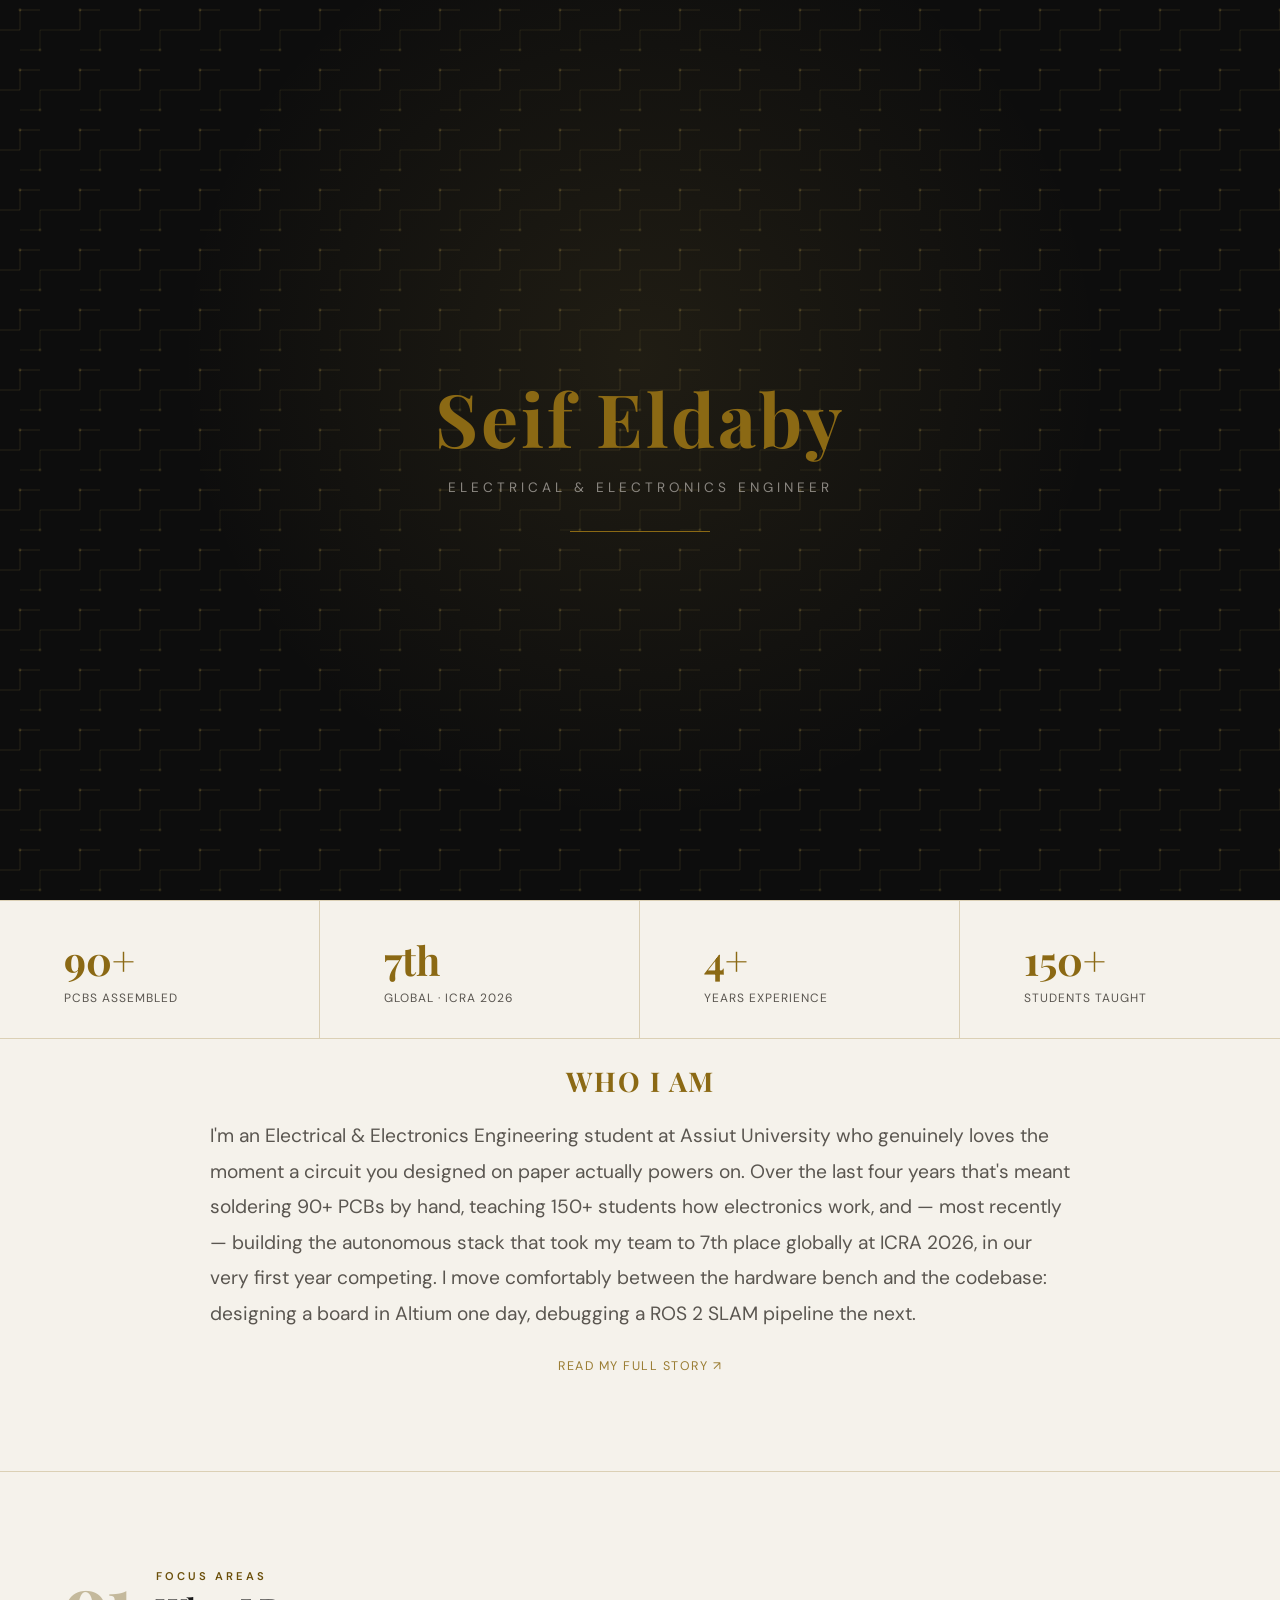
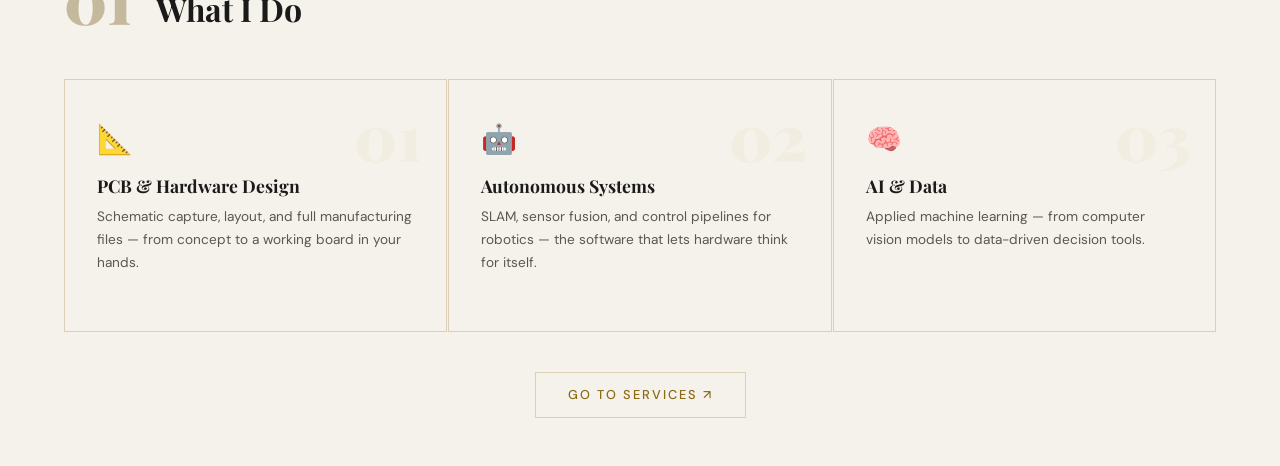
<file: index (9).html>
<!DOCTYPE html>
<html lang="en">
<head>
<meta charset="UTF-8">
<meta name="viewport" content="width=device-width, initial-scale=1.0">
  <!-- Google tag (gtag.js) -->
<script async src="https://www.googletagmanager.com/gtag/js?id=G-REX08F2QZ1"></script>
<script>
  window.dataLayer = window.dataLayer || [];
  function gtag(){dataLayer.push(arguments);}
  gtag('js', new Date());

  gtag('config', 'G-REX08F2QZ1');
</script>
<title>Seif Eldaby — Portfolio</title>
<meta name="description" content="Seif Eldaby — Electrical & Electronics Engineer, Autonomous Systems, PCB Design, Assiut University">

<!-- ── OPEN GRAPH / SOCIAL PREVIEW ──
     IMPORTANT: Replace "https://seifeldaby.github.io" below with your actual
     live site URL (your GitHub Pages URL or custom domain) once you know it. -->
<meta property="og:type" content="website">
<meta property="og:title" content="Seif Eldaby — Portfolio">
<meta property="og:description" content="Electrical & Electronics Engineering student building autonomous systems, PCBs, and hardware — 7th globally at ICRA 2026 RoboRacer.">
<meta property="og:url" content="https://seifeldaby.github.io/">
<meta property="og:image" content="https://seifeldaby.github.io/assets/seif-photo.png">
<meta property="og:image:width" content="1200">
<meta property="og:image:height" content="630">
<meta name="twitter:card" content="summary_large_image">
<meta name="twitter:title" content="Seif Eldaby — Portfolio">
<meta name="twitter:description" content="Electrical & Electronics Engineering student building autonomous systems, PCBs, and hardware — 7th globally at ICRA 2026 RoboRacer.">
<meta name="twitter:image" content="https://seifeldaby.github.io/assets/seif-photo.png">

<!-- ── STRUCTURED DATA (Google Search) ── -->
<script type="application/ld+json">
{
  "@context": "https://schema.org",
  "@type": "Person",
  "name": "Seif Elden Mostafa Eldaby",
  "url": "https://seifeldaby.github.io/",
  "image": "https://seifeldaby.github.io/assets/seif-photo.png",
  "jobTitle": "Electrical & Electronics Engineering Student",
  "email": "mailto:seif123eldaby@gmail.com",
  "telephone": "+201551276259",
  "address": {
    "@type": "PostalAddress",
    "addressLocality": "Assiut",
    "addressCountry": "EG"
  },
  "alumniOf": {
    "@type": "CollegeOrUniversity",
    "name": "Assiut University"
  },
  "sameAs": [
    "https://linkedin.com/in/seif-eldaby",
    "https://github.com/seifeldaby"
  ]
}
</script>
<link rel="icon" href="data:image/svg+xml,<svg xmlns='http://www.w3.org/2000/svg' viewBox='0 0 100 100'><rect width='100' height='100' fill='%230D0D0D'/><text x='50' y='72' font-size='65' font-family='serif' font-weight='900' fill='%23C9A84C' text-anchor='middle'>S</text></svg>">
<meta name="theme-color" content="#0D0D0D">
<!-- Discourage browsers from serving a long-lived cached copy of this page -->
<meta http-equiv="Cache-Control" content="no-cache, must-revalidate">
<meta http-equiv="Pragma" content="no-cache">
<meta http-equiv="Expires" content="0">
<!-- IMPORTANT: replace this with your actual live URL once you know it -->
<link rel="canonical" href="https://seifeldaby.github.io/">
<link rel="preconnect" href="https://fonts.googleapis.com">
<link href="https://fonts.googleapis.com/css2?family=Playfair+Display:wght@400;700;900&family=DM+Sans:wght@300;400;500;600&display=swap" rel="stylesheet">
<link rel="stylesheet" href="style.css">
</head>
<body>

<!-- LOADER -->
<div id="loader">
  <div class="loader-name">Seif Eldaby</div>
  <div class="loader-sub">Electrical & Electronics Engineer</div>
  <div class="loader-bar"><div class="loader-bar-fill"></div></div>
</div>

<!-- DESKTOP NAV -->
<nav>
  <div class="nav-logo" onclick="showPage('home')">Seif Eldaby</div>
  <div class="nav-links">
    <button class="active" onclick="showPage('home')">Home</button>
    <button onclick="showPage('about')">About</button>
    <button onclick="showPage('services')">Services</button>
    <button onclick="showPage('achievements')">Achievements</button>
    <button onclick="showPage('portfolio')">Portfolio</button>
    <button onclick="showPage('contact')">Contact</button>
    <div class="theme-switch" id="themeSwitch" role="button" tabindex="0" aria-label="Toggle light and dark theme" aria-pressed="false" title="Toggle theme">
      <div class="theme-switch-thumb" id="themeSwitchThumb" aria-hidden="true">🌙</div>
    </div>
  </div>
</nav>

<!-- MOBILE NAV -->
<div class="mob-nav">
  <button class="active" onclick="showPage('home')">Home</button>
  <button onclick="showPage('about')">About</button>
  <button onclick="showPage('services')">Services</button>
  <button onclick="showPage('achievements')">Achieve</button>
  <button onclick="showPage('portfolio')">Portfolio</button>
  <button onclick="showPage('contact')">Contact</button>
</div>

<!-- ══════════════════════════════════════
     PAGE: HOME
══════════════════════════════════════ -->
<div class="page active" id="page-home">
  <div class="hero">
    <div class="hero-content">
      <div class="hero-tag"><span id="typingText"></span><span class="typing-cursor"></span></div>
      <h1>Seif<br><span>Eldaby</span></h1>
      <p class="hero-bio">Electrical & Electronics Engineering student at Assiut University — building autonomous systems, designing high-precision PCBs, and leading engineering teams. 7th globally at ICRA 2026 RoboRacer in the team's debut year.</p>
      <div class="hero-cta">
        <a href="#contact" class="btn-primary">Get In Touch</a>
        <a href="https://linkedin.com/in/seif-eldaby" target="_blank" rel="noopener noreferrer" class="btn-outline">LinkedIn ↗</a>
      </div>
    </div>
    <div class="hero-photo">
      <div class="photo-frame">
        <img src="assets/seif-photo.png" alt="Seif Eldaby" id="profilePhoto" />
        <div class="photo-badge">
          <div class="badge-num">7th</div>
          <div class="badge-txt">Global · ICRA 2026</div>
        </div>
      </div>
    </div>
  </div>

  <div class="stats">
    <div class="stat reveal reveal-delay-1"><div class="stat-num">90+</div><div class="stat-label">PCBs Assembled</div></div>
    <div class="stat reveal reveal-delay-2"><div class="stat-num">7th</div><div class="stat-label">Global · ICRA 2026</div></div>
    <div class="stat reveal reveal-delay-3"><div class="stat-num">4+</div><div class="stat-label">Years Experience</div></div>
    <div class="stat reveal reveal-delay-4"><div class="stat-num">150+</div><div class="stat-label">Students Taught</div></div>
  </div>

  <!-- Home: About Teaser -->
  <div class="section-wrap" style="padding-top: 1.5rem;">
    <div class="home-about reveal">
      <div class="home-about-eyebrow">Who I Am</div>
      <p class="home-about-text">I'm an Electrical & Electronics Engineering student at Assiut University who genuinely loves the moment a circuit you designed on paper actually powers on. Over the last four years that's meant soldering 90+ PCBs by hand, teaching 150+ students how electronics work, and — most recently — building the autonomous stack that took my team to 7th place globally at ICRA 2026, in our very first year competing. I move comfortably between the hardware bench and the codebase: designing a board in Altium one day, debugging a ROS 2 SLAM pipeline the next.</p>
      <a href="#about" class="home-about-link">Read my full story ↗</a>
    </div>
  </div>

  <div class="section-divider"></div>

  <!-- Home: What I Do Teaser -->
  <div class="section-wrap">
    <div class="section-header reveal">
      <div class="section-num">01</div>
      <div class="section-title-wrap">
        <div class="section-eyebrow">Focus Areas</div>
        <div class="section-title">What I Do</div>
      </div>
    </div>
    <div class="services-grid">
      <div class="service-card reveal reveal-delay-1" data-num="01">
        <div class="service-icon">📐</div>
        <div class="service-name">PCB & Hardware Design</div>
        <div class="service-desc">Schematic capture, layout, and full manufacturing files — from concept to a working board in your hands.</div>
      </div>
      <div class="service-card reveal reveal-delay-2" data-num="02">
        <div class="service-icon">🤖</div>
        <div class="service-name">Autonomous Systems</div>
        <div class="service-desc">SLAM, sensor fusion, and control pipelines for robotics — the software that lets hardware think for itself.</div>
      </div>
      <div class="service-card reveal reveal-delay-3" data-num="03">
        <div class="service-icon">🧠</div>
        <div class="service-name">AI & Data</div>
        <div class="service-desc">Applied machine learning — from computer vision models to data-driven decision tools.</div>
      </div>
    </div>
    <div class="home-view-all">
      <a href="#services" class="btn-outline">Go to Services ↗</a>
    </div>
  </div>
</div>

<!-- ══════════════════════════════════════
     PAGE: ABOUT
══════════════════════════════════════ -->
<div class="page" id="page-about">

  <!-- Education -->
  <div class="section-wrap">
    <div class="section-header reveal">
      <div class="section-num">01</div>
      <div class="section-title-wrap">
        <div class="section-eyebrow">Academic</div>
        <div class="section-title">Education</div>
      </div>
    </div>
    <div class="edu-card reveal">
      <div>
        <div class="edu-degree">Bachelor of Engineering</div>
        <div class="edu-institution">Assiut University</div>
        <div class="edu-detail">Electrical & Electronics Engineering</div>
      </div>
      <div class="edu-date">2024 – 2029<br>Assiut, Egypt</div>
    </div>
  </div>

  <div class="section-divider"></div>

  <!-- Experience -->
  <div class="section-wrap">
    <div class="section-header reveal">
      <div class="section-num">02</div>
      <div class="section-title-wrap">
        <div class="section-eyebrow">Career</div>
        <div class="section-title">Experience</div>
      </div>
    </div>
    <div class="exp-list">
      <div class="exp-item reveal">
        <div class="exp-meta"><div class="exp-date">Apr 2026 – Present</div><div class="exp-company">AntX</div></div>
        <div class="exp-content">
          <div class="exp-role">Hardware Design & Manufacturing (Student → Intern → Current Role)</div>
          <div class="exp-desc">Completed a 130-hour Foundation hardware program covering circuits, digital electronics, PCB design, hardware manufacturing, C programming, and AVR microcontrollers; progressed from student to intern to an ongoing hands-on role. Design and manufacture PCBs, with work spanning hardware, digital electronics, and course support.</div>
          <div class="exp-tags"><span class="tag">PCB Design</span><span class="tag">AVR</span><span class="tag">Digital Electronics</span></div>
        </div>
      </div>
      <div class="exp-item reveal">
        <div class="exp-meta"><div class="exp-date">Jun 2026 – Sep 2026</div><div class="exp-company">Spaceborn Autonomy</div></div>
        <div class="exp-content">
          <div class="exp-role">Hardware & Integration Intern, Engineering Department</div>
          <div class="exp-desc">Selected after technical interviews for a 3-month internship reporting to the Founder & CEO; joined the autonomous-systems engineering team and its GitHub organization. Developed an ESC (Electronic Speed Controller) for a flight controller and contributed to other hardware integration work.</div>
          <div class="exp-tags"><span class="tag">Hardware Integration</span><span class="tag">ESC Design</span><span class="tag">Remote</span></div>
        </div>
      </div>
      <div class="exp-item reveal">
        <div class="exp-meta"><div class="exp-date">Dec 2025 – Present</div><div class="exp-company">Assiut Motorsport</div></div>
        <div class="exp-content">
          <div class="exp-role">Autonomous Systems Engineer</div>
          <div class="exp-desc">Achieved 7th place globally out of 73 international teams at RoboRacer Sim Racing League — ICRA 2026. Built full-stack autonomous vehicle software using ROS 2 and Docker. Implemented SLAM, Particle Filter, LiDAR, and rf2o odometry pipeline.</div>
          <div class="exp-tags"><span class="tag">ROS 2</span><span class="tag">SLAM</span><span class="tag">LiDAR</span><span class="tag">Docker</span><span class="tag">Python</span></div>
        </div>
      </div>
      <div class="exp-item reveal">
        <div class="exp-meta"><div class="exp-date">Jan 2025 – Feb 2026</div><div class="exp-company">Magnum Egypt</div></div>
        <div class="exp-content">
          <div class="exp-role">Curriculum Developer & Lead Instructor</div>
          <div class="exp-desc">Developed and delivered technical curricula for Arduino and electronics courses to 20+ students per cohort. Designed hands-on labs and assessments.</div>
          <div class="exp-tags"><span class="tag">Arduino</span><span class="tag">Curriculum Design</span><span class="tag">Teaching</span></div>
        </div>
      </div>
      <div class="exp-item reveal">
        <div class="exp-meta"><div class="exp-date">Jan 2023 – Jan 2025</div><div class="exp-company">Magnum Egypt</div></div>
        <div class="exp-content">
          <div class="exp-role">Technical Instructor & Assistant</div>
          <div class="exp-desc">Supported lead instructors in technical workshops; supervised and evaluated student project work.</div>
          <div class="exp-tags"><span class="tag">Teaching</span><span class="tag">Mentoring</span></div>
        </div>
      </div>
      <div class="exp-item reveal">
        <div class="exp-meta"><div class="exp-date">Aug 2022 – Feb 2026</div><div class="exp-company">Magnum Egypt</div></div>
        <div class="exp-content">
          <div class="exp-role">PCB Assembly & Repair Technician</div>
          <div class="exp-desc">Assembled and soldered 90+ high-precision PCBs across multiple large-scale production projects. Diagnosed and repaired faulty electrical components.</div>
          <div class="exp-tags"><span class="tag">PCB Assembly</span><span class="tag">Soldering</span><span class="tag">Troubleshooting</span></div>
        </div>
      </div>
      <div class="exp-item reveal">
        <div class="exp-meta"><div class="exp-date">2022</div><div class="exp-company">Idea Space</div></div>
        <div class="exp-content">
          <div class="exp-role">Technical Support & Instructor Assistant</div>
          <div class="exp-desc">Manufactured and assembled PCBs; maintained electrical components; supervised student work during competitions.</div>
          <div class="exp-tags"><span class="tag">PCB</span><span class="tag">Competitions</span><span class="tag">Mentoring</span></div>
        </div>
      </div>
      <div class="exp-item reveal">
        <div class="exp-meta"><div class="exp-date">2021</div><div class="exp-company">Idea Space</div></div>
        <div class="exp-content">
          <div class="exp-role">Volunteer Technical Assistant</div>
          <div class="exp-desc">Assembled ~50 PCBs for project-based training programs; co-supervised two national-level technical competitions.</div>
          <div class="exp-tags"><span class="tag">PCB</span><span class="tag">Volunteering</span></div>
        </div>
      </div>
      <div class="exp-item reveal">
        <div class="exp-meta"><div class="exp-date">Sep – Nov 2025</div><div class="exp-company">Assiut Motorsport</div></div>
        <div class="exp-content">
          <div class="exp-role">Team Leader — Kickdown Competition</div>
          <div class="exp-desc">Managed a multidisciplinary engineering team — assigned tasks, tracked milestones, and delivered presentations at internal reviews.</div>
          <div class="exp-tags"><span class="tag">Leadership</span><span class="tag">Project Management</span></div>
        </div>
      </div>
      <div class="exp-item reveal">
        <div class="exp-meta"><div class="exp-date">Mar 2025 – Jan 2026</div><div class="exp-company">Assiut Motorsport</div></div>
        <div class="exp-content">
          <div class="exp-role">Engine Division Member</div>
          <div class="exp-desc">Contributed to Formula Student car development within the Engine Division.</div>
          <div class="exp-tags"><span class="tag">Formula Student</span><span class="tag">Engine Systems</span></div>
        </div>
      </div>
      <div class="exp-item reveal">
        <div class="exp-meta"><div class="exp-date">Dec 2024 – Present</div><div class="exp-company">Astro</div></div>
        <div class="exp-content">
          <div class="exp-role">Vice President & Head of Operations</div>
          <div class="exp-desc">Oversee strategic planning and day-to-day operations. Previously served as SolidWorks Instructor, teaching CAD design and developing training materials.</div>
          <div class="exp-tags"><span class="tag">Leadership</span><span class="tag">Strategy</span><span class="tag">SolidWorks</span></div>
        </div>
      </div>
      <div class="exp-item reveal">
        <div class="exp-meta"><div class="exp-date">Nov 2024 – Mar 2025</div><div class="exp-company">Astro</div></div>
        <div class="exp-content">
          <div class="exp-role">SolidWorks Instructor</div>
          <div class="exp-desc">Taught CAD design using SolidWorks to organization members; developed structured training materials.</div>
          <div class="exp-tags"><span class="tag">SolidWorks</span><span class="tag">CAD</span><span class="tag">Teaching</span></div>
        </div>
      </div>
    </div>
  </div>

  <div class="section-divider"></div>

  <!-- Skills -->
  <div class="section-wrap">
    <div class="section-header reveal">
      <div class="section-num">03</div>
      <div class="section-title-wrap">
        <div class="section-eyebrow">Toolkit</div>
        <div class="section-title">Skills</div>
      </div>
    </div>
    <div class="skills-grid">
      <div class="skill-category reveal reveal-delay-1">
        <div class="skill-cat-title">Hardware & PCB</div>
        <div class="skill-pills">
          <span class="skill-pill">KiCAD</span><span class="skill-pill">Altium Designer</span>
          <span class="skill-pill">EasyEDA</span><span class="skill-pill">PCB Assembly</span>
          <span class="skill-pill">SMD Soldering</span><span class="skill-pill">Circuit Prototyping</span>
          <span class="skill-pill">Arduino</span><span class="skill-pill">ESP32</span>
          <span class="skill-pill">Electrical Troubleshooting</span>
        </div>
      </div>
      <div class="skill-category reveal reveal-delay-2">
        <div class="skill-cat-title">Software & Tools</div>
        <div class="skill-pills">
          <span class="skill-pill">ROS 2</span><span class="skill-pill">Docker</span>
          <span class="skill-pill">Python</span><span class="skill-pill">C++</span>
          <span class="skill-pill">MATLAB</span><span class="skill-pill">LTSpice</span>
          <span class="skill-pill">SolidWorks</span><span class="skill-pill">AutoCAD</span>
          <span class="skill-pill">Git</span><span class="skill-pill">OpenCV</span>
          <span class="skill-pill">TensorFlow</span><span class="skill-pill">Keras</span>
        </div>
      </div>
      <div class="skill-category reveal reveal-delay-3">
        <div class="skill-cat-title">Technical Domains</div>
        <div class="skill-pills">
          <span class="skill-pill">Autonomous Systems</span><span class="skill-pill">SLAM & Localization</span>
          <span class="skill-pill">Analog Circuit Design</span><span class="skill-pill">Power Electronics</span>
          <span class="skill-pill">Computer Vision</span><span class="skill-pill">Schematic Design</span>
          <span class="skill-pill">Embedded Systems</span>
        </div>
      </div>
      <div class="skill-category reveal reveal-delay-4">
        <div class="skill-cat-title">Languages</div>
        <div class="skill-pills">
          <span class="skill-pill">Arabic — Native</span>
          <span class="skill-pill">English — Professional</span>
        </div>
      </div>
    </div>
  </div>

  <!-- CV -->
  <div class="cv-btn-wrap">
    <a href="assets/Seif_Eldaby_CV.pdf" download="Seif_Eldaby_CV.pdf" class="cv-card reveal">
      <div>
        <div class="cv-card-label">Download</div>
        <div class="cv-card-title">Seif Eldaby — CV</div>
        <div class="cv-card-sub">Full resume · PDF · Updated 2026</div>
      </div>
      <div class="cv-card-icon">↓</div>
    </a>
  </div>

  <footer>
    <span>© 2026 Seif Eldaby</span>
    <span>Electrical & Electronics Engineer · Assiut University</span>
  </footer>
</div>

<!-- ══════════════════════════════════════
     PAGE: SERVICES
══════════════════════════════════════ -->
<div class="page" id="page-services">

  <!-- Services Hero -->
  <div class="section-wrap services-hero reveal">
    <div class="services-hero-title">End-to-End PCB & Hardware Solutions</div>
    <div class="services-hero-divider"></div>
    <p class="services-hero-sub">From schematic capture and rapid prototyping to full assembly. Delivering reliable, up-to-2-layer printed circuit boards tailored for student projects, robotics, and embedded systems.</p>
  </div>

  <!-- My Services -->
  <div class="section-wrap">
    <div class="section-header reveal">
      <div class="section-num">01</div>
      <div class="section-title-wrap">
        <div class="section-eyebrow">What I Offer</div>
        <div class="section-title">My Services</div>
      </div>
    </div>
    <div class="services-grid">
      <div class="service-card reveal reveal-delay-1" data-num="01">
        <div class="service-image">
          <img src="assets/services/pcb-design.png" alt="PCB Design & Routing" loading="lazy" onerror="this.style.display='none'; this.nextElementSibling.style.display='flex';">
          <div class="service-image-fallback">📐</div>
        </div>
        <div class="service-name">PCB Design & Routing</div>
        <div class="service-desc">Professional schematic capture and PCB layout (up to 2 layers). Delivery of comprehensive manufacturing files including Gerbers, NC Drill files, Pick & Place data, and Bill of Materials (BOM).</div>
        <div class="service-actions">
          <a href="#contact" onclick="goToContactWithSubject(event, 'PCB Design & Routing Inquiry')" class="service-action">✉ Email</a>
          <a href="https://wa.me/201551276259?text=Hi%20Seif%2C%20I%27m%20interested%20in%20PCB%20Design%20%26%20Routing" target="_blank" rel="noopener noreferrer" class="service-action">💬 WhatsApp</a>
        </div>
      </div>
      <div class="service-card reveal reveal-delay-2" data-num="02">
        <div class="service-image">
          <img src="assets/services/prototyping.png" alt="Rapid Prototyping & Fabrication" loading="lazy" onerror="this.style.display='none'; this.nextElementSibling.style.display='flex';">
          <div class="service-image-fallback">⚙️</div>
        </div>
        <div class="service-name">Rapid Prototyping & Fabrication</div>
        <div class="service-desc">Fast-turnaround manual fabrication (toner transfer etching & drilling) for rapid testing of single/double-sided boards, or managing professional manufacturing orders through standard fab houses.</div>
        <div class="service-actions">
          <a href="#contact" onclick="goToContactWithSubject(event, 'Rapid Prototyping & Fabrication Inquiry')" class="service-action">✉ Email</a>
          <a href="https://wa.me/201551276259?text=Hi%20Seif%2C%20I%27m%20interested%20in%20Rapid%20Prototyping%20%26%20Fabrication" target="_blank" rel="noopener noreferrer" class="service-action">💬 WhatsApp</a>
        </div>
      </div>
      <div class="service-card reveal reveal-delay-3" data-num="03">
        <div class="service-image">
          <img src="assets/services/assembly.png" alt="Assembly & Hardware Debugging" loading="lazy" onerror="this.style.display='none'; this.nextElementSibling.style.display='flex';">
          <div class="service-image-fallback">🔧</div>
        </div>
        <div class="service-name">Assembly & Hardware Debugging</div>
        <div class="service-desc">Precise soldering for both SMD and THT components. Comprehensive hardware debugging, power routing validation, and functional testing to ensure a reliable final product.</div>
        <div class="service-actions">
          <a href="#contact" onclick="goToContactWithSubject(event, 'Assembly & Hardware Debugging Inquiry')" class="service-action">✉ Email</a>
          <a href="https://wa.me/201551276259?text=Hi%20Seif%2C%20I%27m%20interested%20in%20Assembly%20%26%20Hardware%20Debugging" target="_blank" rel="noopener noreferrer" class="service-action">💬 WhatsApp</a>
        </div>
      </div>
    </div>
  </div>

  <div class="section-divider"></div>

  <!-- Tools & Tech Stack -->
  <div class="section-wrap">
    <div class="section-header reveal">
      <div class="section-num">02</div>
      <div class="section-title-wrap">
        <div class="section-eyebrow">Stack</div>
        <div class="section-title">Software & Tools I Use</div>
      </div>
    </div>
    <div class="tools-grid reveal">
      <div class="tool-item">
        <div class="tool-logo">
          <img src="assets/tools/altium.png" alt="Altium Designer" loading="lazy" onerror="this.style.display='none'; this.nextElementSibling.style.display='flex';">
          <div class="tool-logo-fallback">🖼️</div>
        </div>
        <div class="tool-name">Altium Designer</div>
      </div>
      <div class="tool-item">
        <div class="tool-logo">
          <img src="assets/tools/kicad.png" alt="KiCad" loading="lazy" onerror="this.style.display='none'; this.nextElementSibling.style.display='flex';">
          <div class="tool-logo-fallback">🖼️</div>
        </div>
        <div class="tool-name">KiCad</div>
      </div>
      <div class="tool-item">
        <div class="tool-logo">
          <img src="assets/tools/easyeda.png" alt="EasyEDA" loading="lazy" onerror="this.style.display='none'; this.nextElementSibling.style.display='flex';">
          <div class="tool-logo-fallback">🖼️</div>
        </div>
        <div class="tool-name">EasyEDA</div>
      </div>
      <div class="tool-item">
        <div class="tool-logo">
          <img src="assets/tools/proteus.png" alt="Proteus" loading="lazy" onerror="this.style.display='none'; this.nextElementSibling.style.display='flex';">
          <div class="tool-logo-fallback">🖼️</div>
        </div>
        <div class="tool-name">Proteus</div>
      </div>
      <div class="tool-item">
        <div class="tool-logo">
          <img src="assets/tools/ltspice.png" alt="LTspice" loading="lazy" onerror="this.style.display='none'; this.nextElementSibling.style.display='flex';">
          <div class="tool-logo-fallback">🖼️</div>
        </div>
        <div class="tool-name">LTspice</div>
      </div>
      <div class="tool-item">
        <div class="tool-logo">
          <img src="assets/tools/multisim.png" alt="Multisim" loading="lazy" onerror="this.style.display='none'; this.nextElementSibling.style.display='flex';">
          <div class="tool-logo-fallback">🖼️</div>
        </div>
        <div class="tool-name">Multisim</div>
      </div>
    </div>
  </div>

  <div class="section-divider"></div>

  <!-- CTA Banner -->
  <div class="section-wrap">
    <div class="services-cta reveal">
      <div class="services-cta-title">Want to see my work in action?</div>
      <p class="services-cta-desc">Explore my dedicated Projects page to see detailed case studies of my recent hardware builds, circuit simulations, and fully assembled PCBs.</p>
      <button class="btn-primary services-cta-btn" onclick="showPage('portfolio')">View My Projects</button>
    </div>
  </div>

  <footer>
    <span>© 2026 Seif Eldaby</span>
    <span>Electrical & Electronics Engineer · Assiut University</span>
  </footer>
</div>

<!-- ══════════════════════════════════════
     PAGE: ACHIEVEMENTS
══════════════════════════════════════ -->
<div class="page" id="page-achievements">

  <!-- Certifications -->
  <div class="section-wrap">
    <div class="section-header reveal">
      <div class="section-num">01</div>
      <div class="section-title-wrap">
        <div class="section-eyebrow">Credentials</div>
        <div class="section-title">Certifications</div>
      </div>
    </div>
    <div class="subsection reveal">
      <div class="subsection-header">
        <span class="subsection-num">01</span>
        <span class="subsection-title">PCB & Hardware</span>
      </div>
      <div class="certs-grid">
        <div class="cert-card reveal reveal-delay-4">
          <a href="assets/certificates/CSWA_SolidWorks_CAD_Design_Associate.pdf" target="_blank" rel="noopener noreferrer" class="cert-thumb cert-thumb-pdf"><iframe src="assets/certificates/CSWA_SolidWorks_CAD_Design_Associate.pdf#toolbar=0&navpanes=0&view=FitH" loading="lazy" title="CSWA — SolidWorks CAD Design Associate preview"></iframe></a>
          <div class="cert-icon">🏅</div>
          <div class="cert-name">CSWA — SolidWorks CAD Design Associate</div>
          <div class="cert-issuer">Dassault Systèmes</div>
          <div class="cert-date">Aug 2025</div>
          <a href="https://drive.google.com/file/d/1m8E7y5927w9Rv85QwETeh07sHw4vvXS1/view" target="_blank" rel="noopener noreferrer" class="cert-link">View Certificate ↗</a>
        </div>
        <div class="cert-card reveal reveal-delay-1">
          <a href="assets/certificates/Professional_PCB_Design_Altium_Udemy.pdf" target="_blank" rel="noopener noreferrer" class="cert-thumb cert-thumb-pdf"><iframe src="assets/certificates/Professional_PCB_Design_Altium_Udemy.pdf#toolbar=0&navpanes=0&view=FitH" loading="lazy" title="Professional PCB Designer with Altium preview"></iframe></a>
          <div class="cert-icon">🔧</div>
          <div class="cert-name">Professional PCB Designer with Altium</div>
          <div class="cert-issuer">Udemy</div>
          <div class="cert-date">Mar 2026</div>
          <a href="https://drive.google.com/file/d/185LbyW8GRwxqurnG2SmToxTHDvJvuG5i/view" target="_blank" rel="noopener noreferrer" class="cert-link">View Certificate ↗</a>
        </div>
        <div class="cert-card reveal reveal-delay-2">
          <a href="assets/certificates/Arduino_Workshop_Completion_Amper.png" target="_blank" rel="noopener noreferrer" class="cert-thumb"><img src="assets/certificates/Arduino_Workshop_Completion_Amper.png" alt="Arduino Workshop Completion" loading="lazy" onerror="this.closest(&quot;.cert-thumb&quot;).style.display=&quot;none&quot;"></a>
          <div class="cert-icon">⚡</div>
          <div class="cert-name">Arduino Workshop Completion</div>
          <div class="cert-issuer">Amper</div>
          
          <a href="https://drive.google.com/file/d/1_Tjwy3aBblWy2yyqhuOZF0txkrx7jd5B/view" target="_blank" rel="noopener noreferrer" class="cert-link">View Certificate ↗</a>
        </div>
        <div class="cert-card reveal reveal-delay-3">
          <a href="assets/certificates/Electronics_Workshop_Completion_Amper.png" target="_blank" rel="noopener noreferrer" class="cert-thumb"><img src="assets/certificates/Electronics_Workshop_Completion_Amper.png" alt="Electronics Workshop Completion" loading="lazy" onerror="this.closest(&quot;.cert-thumb&quot;).style.display=&quot;none&quot;"></a>
          <div class="cert-icon">🔌</div>
          <div class="cert-name">Electronics Workshop Completion</div>
          <div class="cert-issuer">Amper</div>
          
          <a href="https://drive.google.com/file/d/1h3SqC_DXxq2dSL8hQFh61ONot48bft6Y/view" target="_blank" rel="noopener noreferrer" class="cert-link">View Certificate ↗</a>
        </div>
        <div class="cert-card reveal reveal-delay-2">
          <a href="assets/certificates/ESP32_Custom_PCB_Design_Workshop_IEEE.jpg" target="_blank" rel="noopener noreferrer" class="cert-thumb"><img src="assets/certificates/ESP32_Custom_PCB_Design_Workshop_IEEE.jpg" alt="PCB Design Workshop — EasyEDA / ESP32" loading="lazy" onerror="this.closest(&quot;.cert-thumb&quot;).style.display=&quot;none&quot;"></a>
          <div class="cert-icon">🔌</div>
          <div class="cert-name">PCB Design Workshop — EasyEDA / ESP32</div>
          <div class="cert-issuer">IEEE PPU Student Branch</div>
          <div class="cert-date">May 2026</div>
          <a href="https://drive.google.com/file/d/1AKIhCb1SNEF0_YG2mTNhGaVdZDv6N6Dd/view" target="_blank" rel="noopener noreferrer" class="cert-link">View Certificate ↗</a>
        </div>
        <div class="cert-card reveal reveal-delay-3">
          <div class="cert-icon">🖥️</div>
          <div class="cert-name">PCB Design Level 1 — KiCAD</div>
          <div class="cert-issuer">INNOVA</div>
          <a href="https://drive.google.com/drive/folders/10SG6sABF-4KixoRscQQbQczTTHOoq6gZ?usp=drive_link" target="_blank" rel="noopener noreferrer" class="cert-link">View Certificate ↗</a>
        </div>
        <div class="cert-card reveal reveal-delay-1">
          <div class="cert-icon">📜</div>
          <div class="cert-name">Technical Training Certificate</div>
          <div class="cert-issuer">Seif Elden Mostafa</div>
          <a href="https://drive.google.com/file/d/1qGG4IVmsiNvOOGE2C2UyB08fSgvNJX01/view" target="_blank" rel="noopener noreferrer" class="cert-link">View Certificate ↗</a>
        </div>
      </div>
    </div>

    <div class="subsection reveal">
      <div class="subsection-header">
        <span class="subsection-num">02</span>
        <span class="subsection-title">Robotics & Autonomous Systems</span>
      </div>
      <div class="certs-grid">
        <div class="cert-card reveal reveal-delay-3">
          <a href="assets/certificates/ICRA_2026_RoboRacer_League_Participation.pdf" target="_blank" rel="noopener noreferrer" class="cert-thumb cert-thumb-pdf"><iframe src="assets/certificates/ICRA_2026_RoboRacer_League_Participation.pdf#toolbar=0&navpanes=0&view=FitH" loading="lazy" title="ICRA 2026 RoboRacer Sim Racing League — Participation preview"></iframe></a>
          <div class="cert-icon">🏎️</div>
          <div class="cert-name">ICRA 2026 RoboRacer Sim Racing League — Participation</div>
          <div class="cert-issuer">ICRA 2026</div>
          <div class="cert-date">2026</div>
          <a href="https://drive.google.com/file/d/1QijNmlBold4RWhsX9_3n2HtpSG4mGQuS/view" target="_blank" rel="noopener noreferrer" class="cert-link">View Certificate ↗</a>
        </div>
        <div class="cert-card reveal reveal-delay-4">
          <a href="assets/certificates/Assiut_Motorsport_Kickdown_2025_Participation.pdf" target="_blank" rel="noopener noreferrer" class="cert-thumb cert-thumb-pdf"><iframe src="assets/certificates/Assiut_Motorsport_Kickdown_2025_Participation.pdf#toolbar=0&navpanes=0&view=FitH" loading="lazy" title="Assiut Motorsport — Kickdown 2025 Participation preview"></iframe></a>
          <div class="cert-icon">🏎️</div>
          <div class="cert-name">Assiut Motorsport — Kickdown 2025 Participation</div>
          <div class="cert-issuer">Assiut Motorsport</div>
          <div class="cert-date">2025</div>
          <a href="https://drive.google.com/file/d/11dnz2vqiBgpKTX2v1NMjuxZUaB7aCFE6/view" target="_blank" rel="noopener noreferrer" class="cert-link">View Certificate ↗</a>
        </div>
        <div class="cert-card reveal reveal-delay-2">
          <a href="assets/certificates/Certificate%20of%20Qualification%20-%205th%20International%20RoboRacer%20Sim%20Racing.pdf" target="_blank" rel="noopener noreferrer" class="cert-thumb cert-thumb-pdf"><iframe src="assets/certificates/Certificate%20of%20Qualification%20-%205th%20International%20RoboRacer%20Sim%20Racing.pdf#toolbar=0&navpanes=0&view=FitH" loading="lazy" title="Certificate of Qualification - 5th International RoboRacer Sim Racing preview"></iframe></a>
          <div class="cert-icon">🏅</div>
          <div class="cert-name">Certificate of Qualification - 5th International RoboRacer Sim Racing</div>
          <div class="cert-issuer">AutoDRIVE Ecosystem</div>
          <div class="cert-date">Issued May 2026</div>
          <a href="https://drive.google.com/file/d/1zdjG-qPXEYcDkwrVHnwvdgfLwhv1xhjq/view?usp=sharing" target="_blank" rel="noopener noreferrer" class="cert-link">View Certificate ↗</a>
        </div>
        <div class="cert-card reveal reveal-delay-1">
          <a href="assets/certificates/Robotics_32Hrs_Appreciation_EME_ITIDA.png" target="_blank" rel="noopener noreferrer" class="cert-thumb"><img src="assets/certificates/Robotics_32Hrs_Appreciation_EME_ITIDA.png" alt="Robotics Program (32hrs) — Appreciation" loading="lazy" onerror="this.closest(&quot;.cert-thumb&quot;).style.display=&quot;none&quot;"></a>
          <div class="cert-icon">🤖</div>
          <div class="cert-name">Robotics Program (32hrs) — Appreciation</div>
          <div class="cert-issuer">EME / ITIDA</div>
          
          <a href="https://drive.google.com/file/d/1VdXmkJsVnvF1YVgwU4lGlrnxHln_0cl-/view" target="_blank" rel="noopener noreferrer" class="cert-link">View Certificate ↗</a>
        </div>
      </div>
    </div>

    <div class="subsection reveal">
      <div class="subsection-header">
        <span class="subsection-num">03</span>
        <span class="subsection-title">AI & Data Science</span>
      </div>
      <div class="certs-grid">
        <div class="cert-card reveal reveal-delay-2">
          <a href="assets/certificates/AI_for_Beginners_Almentor.jpg" target="_blank" rel="noopener noreferrer" class="cert-thumb"><img src="assets/certificates/AI_for_Beginners_Almentor.jpg" alt="AI for Beginners" loading="lazy" onerror="this.closest(&quot;.cert-thumb&quot;).style.display=&quot;none&quot;"></a>
          <div class="cert-icon">🤖</div>
          <div class="cert-name">AI for Beginners</div>
          <div class="cert-issuer">Almentor</div>
          <div class="cert-date">Jun 2025</div>
          <a href="https://drive.google.com/file/d/1C0xk8hATKwCBt-joMkAPpg_UKRcsIYRo/view" target="_blank" rel="noopener noreferrer" class="cert-link">View Certificate ↗</a>
        </div>
        <div class="cert-card reveal reveal-delay-3">
          <a href="assets/certificates/Basics_of_AI_and_ChatGPT_Almentor.jpg" target="_blank" rel="noopener noreferrer" class="cert-thumb"><img src="assets/certificates/Basics_of_AI_and_ChatGPT_Almentor.jpg" alt="Basics of AI & ChatGPT Technology" loading="lazy" onerror="this.closest(&quot;.cert-thumb&quot;).style.display=&quot;none&quot;"></a>
          <div class="cert-icon">💬</div>
          <div class="cert-name">Basics of AI & ChatGPT Technology</div>
          <div class="cert-issuer">Almentor</div>
          <div class="cert-date">Jun 2025</div>
          <a href="https://drive.google.com/file/d/1J8u1y1NkPEjtSlHNdh91TKHhTrxlWEIq/view" target="_blank" rel="noopener noreferrer" class="cert-link">View Certificate ↗</a>
        </div>
        <div class="cert-card reveal reveal-delay-4">
          <a href="assets/certificates/Machine_Learning_40Hrs_EME_ITIDA.jpg" target="_blank" rel="noopener noreferrer" class="cert-thumb"><img src="assets/certificates/Machine_Learning_40Hrs_EME_ITIDA.jpg" alt="Machine Learning Program (40hrs)" loading="lazy" onerror="this.closest(&quot;.cert-thumb&quot;).style.display=&quot;none&quot;"></a>
          <div class="cert-icon">🧠</div>
          <div class="cert-name">Machine Learning Program (40hrs)</div>
          <div class="cert-issuer">EME / ITIDA</div>
          
          <a href="https://drive.google.com/file/d/1Pb1ASgGguh2BISkE-bhDBTgdKWMh2HL-/view" target="_blank" rel="noopener noreferrer" class="cert-link">View Certificate ↗</a>
        </div>
        <div class="cert-card reveal reveal-delay-4">
          <div class="cert-icon">📊</div>
          <div class="cert-name">AI & Data Scientist Track (Round 5) — IBM Curriculum</div>
          <div class="cert-issuer">Rowad Misr Al-Reqya / DEPI</div>
          <div class="cert-date">Apr – Sep 2026</div>
          <a href="https://drive.google.com/drive/folders/1wEWh6Ynep_ecUzpopm-q8dNt1LkO5wQ?usp=drive_link" target="_blank" rel="noopener noreferrer" class="cert-link">View Certificate ↗</a>
        </div>
        <div class="cert-card reveal reveal-delay-4">
          <a href="assets/certificates/AWS_Educate_Program_Completion.pdf" target="_blank" rel="noopener noreferrer" class="cert-thumb cert-thumb-pdf"><iframe src="assets/certificates/AWS_Educate_Program_Completion.pdf#toolbar=0&navpanes=0&view=FitH" loading="lazy" title="AWS Educate DECI Summer Program preview"></iframe></a>
          <div class="cert-icon">☁️</div>
          <div class="cert-name">AWS Educate DECI Summer Program</div>
          <div class="cert-issuer">AWS + MCIT</div>
          <div class="cert-date">Jul 2023</div>
          <a href="https://drive.google.com/file/d/1DZu0hriGx6DWoaZ3kQdfbt4cvJ20MYDq/view" target="_blank" rel="noopener noreferrer" class="cert-link">View Certificate ↗</a>
        </div>
      </div>
    </div>

    <div class="subsection reveal">
      <div class="subsection-header">
        <span class="subsection-num">04</span>
        <span class="subsection-title">Professional Development & Competitions</span>
      </div>
      <div class="certs-grid">
        <div class="cert-card reveal reveal-delay-1">
          <a href="assets/certificates/1st_Place_Better_Teacher_Competition.png" target="_blank" rel="noopener noreferrer" class="cert-thumb"><img src="assets/certificates/1st_Place_Better_Teacher_Competition.png" alt="1st Place — Better Teacher Competition" loading="lazy" onerror="this.closest(&quot;.cert-thumb&quot;).style.display=&quot;none&quot;"></a>
          <div class="cert-icon">🏆</div>
          <div class="cert-name">1st Place — Better Teacher Competition</div>
          <div class="cert-issuer">Competition</div>
          
          <a href="https://drive.google.com/file/d/1-3kRoagcqFIFJXHvldSOf-L-DJDYHJAI/view" target="_blank" rel="noopener noreferrer" class="cert-link">View Certificate ↗</a>
        </div>
        <div class="cert-card reveal reveal-delay-2">
          <a href="assets/certificates/DECI_Level_Two_Nanodegree_Udacity_Oct_2023.jpg" target="_blank" rel="noopener noreferrer" class="cert-thumb"><img src="assets/certificates/DECI_Level_Two_Nanodegree_Udacity_Oct_2023.jpg" alt="Digital Egypt Cubs Initiative — Level 2 Nanodegree" loading="lazy" onerror="this.closest(&quot;.cert-thumb&quot;).style.display=&quot;none&quot;"></a>
          <div class="cert-icon">🎓</div>
          <div class="cert-name">Digital Egypt Cubs Initiative — Level 2 Nanodegree</div>
          <div class="cert-issuer">MCIT + Udacity</div>
          <div class="cert-date">Oct 2023</div>
          <a href="https://drive.google.com/file/d/1raFYWkILrGevCjHi71jdl6UlCdZqFYdL/view" target="_blank" rel="noopener noreferrer" class="cert-link">View Certificate ↗</a>
        </div>
        <div class="cert-card reveal reveal-delay-3">
          <a href="assets/certificates/DECI_Geeks_L2_Midyear_Competition_Microsoft_Feb_2023.pdf" target="_blank" rel="noopener noreferrer" class="cert-thumb cert-thumb-pdf"><iframe src="assets/certificates/DECI_Geeks_L2_Midyear_Competition_Microsoft_Feb_2023.pdf#toolbar=0&navpanes=0&view=FitH" loading="lazy" title="DECI-GEEKS L2 Midyear Competition preview"></iframe></a>
          <div class="cert-icon">🏅</div>
          <div class="cert-name">DECI-GEEKS L2 Midyear Competition</div>
          <div class="cert-issuer">MCIT + Microsoft</div>
          <div class="cert-date">Feb 2023</div>
          <a href="https://drive.google.com/file/d/1yc24oAmT4S-tTYP8IS4ckE34SiS46vir/view" target="_blank" rel="noopener noreferrer" class="cert-link">View Certificate ↗</a>
        </div>
        <div class="cert-card reveal reveal-delay-1">
          <a href="assets/certificates/AAKRUTI_2025_Innovation_Competition.pdf" target="_blank" rel="noopener noreferrer" class="cert-thumb cert-thumb-pdf"><iframe src="assets/certificates/AAKRUTI_2025_Innovation_Competition.pdf#toolbar=0&navpanes=0&view=FitH" loading="lazy" title="AAKRUTI 2025 Innovation Competition preview"></iframe></a>
          <div class="cert-icon">🎖️</div>
          <div class="cert-name">AAKRUTI 2025 Innovation Competition</div>
          <div class="cert-issuer">Dassault Systèmes / SolidWorks</div>
          <div class="cert-date">2025</div>
          <a href="https://drive.google.com/file/d/1gzOGlEGauKCBSq0jvNMq8Ou7LxNJxSXs/view" target="_blank" rel="noopener noreferrer" class="cert-link">View Certificate ↗</a>
        </div>
        <div class="cert-card reveal reveal-delay-2">
          <div class="cert-icon">☀️</div>
          <div class="cert-name">ITIDA Assiut Summer Training Program — Electronics & AI Tracks</div>
          <div class="cert-issuer">ITIDA</div>
          <div class="cert-date">Aug 2026</div>
          <a href="https://drive.google.com/drive/folders/1ZIHusPchAxQmhEORW_7SAoxfZQASJMHv?usp=drive_link" target="_blank" rel="noopener noreferrer" class="cert-link">View Certificate ↗</a>
        </div>
        <div class="cert-card reveal reveal-delay-3">
          <div class="cert-icon">🎖️</div>
          <div class="cert-name">Digital Badge</div>
          <div class="cert-issuer">McKinsey.org (via Credly)</div>
          <div class="cert-date">Jul 2026</div>
          <a href="https://drive.google.com/drive/folders/1w9HckbM7QJODETL-hGkjOUx8Pvok5ZvF?usp=drive_link" target="_blank" rel="noopener noreferrer" class="cert-link">View Certificate ↗</a>
        </div>
      </div>
    </div>
  </div>

 <div class="section-divider"></div>


  <!-- Awards -->
  <div class="section-wrap">
    <div class="section-header reveal">
      <div class="section-num">02</div>
      <div class="section-title-wrap">
        <div class="section-eyebrow">Recognition</div>
        <div class="section-title">Awards & Honors</div>
      </div>
    </div>
    <div class="awards-list">
      <div class="award-item reveal"><div class="award-icon">🎓</div><div><div class="award-title">Selected — GCI Scholarship, GCI World 2026 September</div><div class="award-sub">Matsuo & Iwasawa Laboratory, The University of Tokyo · 2026</div></div></div>
      <div class="award-item reveal"><div class="award-icon">🏆</div><div><div class="award-title">7th Place Globally — RoboRacer Sim Racing League, ICRA 2026</div><div class="award-sub">Assiut Motorsport Autonomous Team · 73 international teams · Debut year · 2026</div></div></div>
      <div class="award-item reveal"><div class="award-icon">🎖️</div><div><div class="award-title">AAKRUTI Innovation Competition 2025</div><div class="award-sub">Dassault Systèmes / SolidWorks Worldwide Product Design Contest · 2025</div></div></div>
      <div class="award-item reveal"><div class="award-icon">🏅</div><div><div class="award-title">DECI-GEEKS L2 Midyear Competition + Microsoft Ideation Camp</div><div class="award-sub">MCIT + Microsoft · February 2023</div></div></div>
    </div>
  </div>

  <footer>
    <span>© 2026 Seif Eldaby</span>
    <span>Electrical & Electronics Engineer · Assiut University</span>
  </footer>
</div>

<!-- ══════════════════════════════════════
     PAGE: PORTFOLIO
══════════════════════════════════════ -->
<div class="page" id="page-portfolio">

  <!-- Projects -->
  <div class="section-wrap">
    <div class="section-header reveal">
      <div class="section-num">01</div>
      <div class="section-title-wrap">
        <div class="section-eyebrow">Work</div>
        <div class="section-title">Projects</div>
      </div>
    </div>
    <div class="subsection reveal">
      <div class="subsection-header">
        <span class="subsection-num">01</span>
        <span class="subsection-title">PCB & Hardware Design</span>
      </div>
      <div class="projects-grid">
        <div class="project-card reveal reveal-delay-1" data-num="01"><div class="project-icon">🔌</div><div class="project-name">Custom ESP32 Development Board</div><div class="project-desc">Designed and manufactured a custom ESP32-based PCB from schematic to final board using EasyEDA — full SMD soldering.</div><a href="https://drive.google.com/drive/folders/1puzp1xZUmMg36VxH-O1sCALf186ebpB6?usp=drive_link" target="_blank" rel="noopener noreferrer" class="project-link">View Project Files ↗</a></div>
        <div class="project-card reveal reveal-delay-2" data-num="02"><div class="project-icon">🚗</div><div class="project-name">Autonomous Car — Custom Control & Power PCB</div><div class="project-desc">Designed and manually fabricated (chemical etching) a single custom PCB consolidating Jetson Nano, ESP32, IMU, encoder, LiDAR, depth camera, servo, and drive motors — with dual isolated battery systems and an ESP32-managed power-latching circuit. Assiut Motorsport / Atheer Control.</div><a href="https://drive.google.com/drive/folders/1aqNaNCfHPOQl2gYDoB0bJZGf4_GmNFlZ?usp=drive_link" target="_blank" rel="noopener noreferrer" class="project-link">View Project Files ↗</a></div>
        <div class="project-card reveal reveal-delay-3" data-num="03"><div class="project-icon">🏭</div><div class="project-name">PCB Production at Magnum Egypt</div><div class="project-desc">Led assembly of 90+ high-precision PCBs including smart wall switches and embedded systems boards.</div><a href="https://drive.google.com/drive/folders/1NsUU1EIdgv3NKAovYBSsDVfLSfEweD-D?usp=drive_link" target="_blank" rel="noopener noreferrer" class="project-link">View Project Files ↗</a></div>
        <div class="project-card reveal reveal-delay-1" data-num="04"><div class="project-icon">⚙️</div><div class="project-name">H-Bridge + PWM DC Motor Speed Control</div><div class="project-desc">MOSFET H-Bridge with 555-timer PWM speed control, tested on breadboard with a DC motor.</div><a href="https://drive.google.com/drive/folders/1OnF7B1wyBFMdWclc_ouUmZIE78-vnd_C?usp=drive_link" target="_blank" rel="noopener noreferrer" class="project-link">View Project Files ↗</a></div>
        <div class="project-card reveal reveal-delay-2" data-num="05"><div class="project-icon">🔋</div><div class="project-name">AC-DC Full-Wave Rectifier PCB</div><div class="project-desc">AC-to-DC rectifier with LM7805 regulator, plus a separate half-wave rectifier analysis — simulated and tested in Proteus.</div><a href="https://drive.google.com/drive/folders/1iIQ9-TlElpHAzpGwhVn35ga96g9psikI?usp=drive_link" target="_blank" rel="noopener noreferrer" class="project-link">View Project Files ↗</a></div>
        <div class="project-card reveal reveal-delay-3" data-num="06"><div class="project-icon">💡</div><div class="project-name">AC 220V to LED Driver</div><div class="project-desc">Transformer-based linear LED driver with bridge rectifier and series-parallel LED topology. Simulated in LTSpice.</div><a href="https://github.com/seifeldaby/AC-DC-LED-Driver-PCB" target="_blank" rel="noopener noreferrer" class="project-link">View on GitHub ↗</a></div>
        <div class="project-card reveal reveal-delay-1" data-num="07"><div class="project-icon">➗</div><div class="project-name">ALU — Arithmetic Logic Unit</div><div class="project-desc">Digital logic design and implementation of a custom Arithmetic Logic Unit.</div><a href="https://drive.google.com/drive/folders/1vsIRCCFnSGsOwyc2oBASRGOKnIcMwB_J?usp=drive_link" target="_blank" rel="noopener noreferrer" class="project-link">View Project Files ↗</a></div>
        <div class="project-card reveal reveal-delay-2" data-num="08"><div class="project-icon">⏱️</div><div class="project-name">24-Hour Digital Clock — Breadboard Version</div><div class="project-desc">No-microcontroller hardware-logic clock built with an NE555 timer, CD4026 counters, and AND-gate reset logic. Simulated and tested in Proteus, with full bilingual (Arabic/English) documentation and BOM.</div><a href="https://drive.google.com/drive/folders/1S95CjTIZY3ZYbnafJkVRpJpLgrBhFKPa?usp=drive_link" target="_blank" rel="noopener noreferrer" class="project-link">View Project Files ↗</a></div>
        <div class="project-card reveal reveal-delay-3" data-num="09"><div class="project-icon">🕐</div><div class="project-name">24-Hour Digital Clock — PCB Version</div><div class="project-desc">No-microcontroller PCB clock upgraded for timing accuracy: crystal oscillator + 4060 divider + flip-flop for a precise 1Hz reference, plus a 3-button manual time-setting system with LED digit separators.</div><a href="https://drive.google.com/drive/folders/1QGc486hVqPcVOxmtnIdgwk1R9cVP-_o9?usp=drive_link" target="_blank" rel="noopener noreferrer" class="project-link">View Project Files ↗</a></div>
        <div class="project-card reveal reveal-delay-1" data-num="10"><div class="project-icon">🔀</div><div class="project-name">2-Channel Relay Module (PCB)</div><div class="project-desc">2-channel relay module PCB with optocoupler isolation for safe switching of external loads.</div><a href="https://drive.google.com/drive/folders/11jAjNwfvSIh0ZthuOd90M96GDDBwCeQF?usp=drive_link" target="_blank" rel="noopener noreferrer" class="project-link">View Project Files ↗</a></div>
        <div class="project-card reveal reveal-delay-2" data-num="11"><div class="project-icon">🏎️</div><div class="project-name">Formula Student — Engine Division</div><div class="project-desc">Contributed to Formula Student car development within the Engine Division at Assiut Motorsport.</div><a href="#" class="project-link">GitHub — Coming Soon</a></div>
        <div class="project-card reveal reveal-delay-3" data-num="12"><div class="project-icon">🏭</div><div class="project-name">PCB Production at AntX</div><div class="project-desc">PCB design and manufacturing work as part of the AntX hardware program — from schematic and layout through to fabricated boards.</div><a href="https://drive.google.com/drive/folders/1jB0YlxYXvIaIqMazF7YZxUyoXL1dlClR?usp=drive_link" target="_blank" rel="noopener noreferrer" class="project-link">View Project Files ↗</a></div>
      </div>
    </div>

    <div class="subsection reveal">
      <div class="subsection-header">
        <span class="subsection-num">02</span>
        <span class="subsection-title">Autonomous Systems & Robotics</span>
      </div>
      <div class="projects-grid">
        <div class="project-card reveal reveal-delay-1" data-num="01"><div class="project-icon">⚡</div><div class="project-name">Autonomous Mapping & Localization</div><div class="project-desc">SLAM + Particle Filter + LiDAR odometry (rf2o) within ROS 2 / Docker. 7th globally at ICRA 2026 RoboRacer out of 73 teams.</div><a href="https://github.com/seifeldaby/Autonomous-Mapping-Localization" target="_blank" rel="noopener noreferrer" class="project-link">View on GitHub ↗</a></div>
        <div class="project-card reveal reveal-delay-2" data-num="02"><div class="project-icon">🛰️</div><div class="project-name">Sky Rock (Aegis) Anti-Drone System</div><div class="project-desc">Detection and countermeasure system for unauthorized drones, developed for ITC-Egypt 2026.</div><a href="#" class="project-link">GitHub — Coming Soon</a></div>
      </div>
    </div>

    <div class="subsection reveal">
      <div class="subsection-header">
        <span class="subsection-num">03</span>
        <span class="subsection-title">AI & Software</span>
      </div>
      <div class="projects-grid">
        <div class="project-card reveal reveal-delay-1" data-num="01"><div class="project-icon">🧠</div><div class="project-name">Fashion-MNIST CNN Classifier</div><div class="project-desc">CNN in TensorFlow / Keras achieving ~91% test accuracy classifying 10 clothing categories. Built with OpenCV pipeline.</div><a href="https://github.com/seifeldaby/Fashion-MNIST-CNN-Classifier" target="_blank" rel="noopener noreferrer" class="project-link">View on GitHub ↗</a></div>
      </div>
    </div>
  </div>

  <div class="section-divider"></div>

  <!-- Blog -->
  <div class="section-wrap">
    <div class="section-header reveal">
      <div class="section-num">02</div>
      <div class="section-title-wrap">
        <div class="section-eyebrow">Writing</div>
        <div class="section-title">Blog</div>
      </div>
    </div>
    <div class="blog-cards">
      <div class="blog-card reveal reveal-delay-1" onclick="openBlog(0)">
        <div class="blog-date">Coming Soon</div>
        <div class="blog-title">Building an Autonomous Racing Stack from Scratch with ROS 2</div>
        <div class="blog-excerpt">How we went from zero to 7th globally at ICRA 2026 — architecture decisions, challenges, and lessons learned building a full autonomous vehicle pipeline.</div>
        <div class="blog-read">Read Article →</div>
      </div>
      <div class="blog-card reveal reveal-delay-2" onclick="openBlog(1)">
        <div class="blog-date">Coming Soon</div>
        <div class="blog-title">Designing Your First Custom ESP32 PCB with EasyEDA</div>
        <div class="blog-excerpt">A practical walkthrough of schematic design, component selection, PCB routing, and SMD soldering for beginners moving beyond breakout boards.</div>
        <div class="blog-read">Read Article →</div>
      </div>
      <div class="blog-card reveal reveal-delay-3" onclick="openBlog(2)">
        <div class="blog-date">Coming Soon</div>
        <div class="blog-title">SLAM & Localization: A Practical Guide for Robotics Students</div>
        <div class="blog-excerpt">Breaking down the math and implementation behind Particle Filter localization, LiDAR odometry, and mapping pipelines used in real autonomous systems.</div>
        <div class="blog-read">Read Article →</div>
      </div>
    </div>

  <!-- Blog Article Overlay -->
  <div class="blog-article" id="blogArticle">
    <div class="blog-article-inner">
      <button class="blog-back" onclick="closeBlog()">← Back to Portfolio</button>
      <div class="blog-article-date" id="articleDate"></div>
      <div class="blog-article-title" id="articleTitle"></div>
      <div class="blog-article-divider"></div>
      <div class="blog-article-body" id="articleBody"></div>
    </div>
  </div>
  </div>

  <footer>
    <span>© 2026 Seif Eldaby</span>
    <span>Electrical & Electronics Engineer · Assiut University</span>
  </footer>
</div>

<!-- ══════════════════════════════════════
     PAGE: CONTACT
══════════════════════════════════════ -->
<div class="page" id="page-contact">
  <div class="section-wrap">
    <div class="contact-hero reveal">
      <div class="contact-title">Let's Build Something <span>Extraordinary</span></div>
      <p class="contact-sub">Open to opportunities, collaborations, and engineering challenges.</p>
    </div>

    <form class="contact-form reveal" id="contactForm">
      <div class="form-row">
        <div class="form-field"><label>Name</label><input type="text" id="formName" name="name" placeholder="Your name" required /></div>
        <div class="form-field"><label>Email</label><input type="email" id="formEmail" name="email" placeholder="your@email.com" required /></div>
      </div>
      <div class="form-field"><label>Subject</label><input type="text" id="formSubject" name="subject" placeholder="What's this about?" required /></div>
      <div class="form-field"><label>Message</label><textarea id="formMessage" name="message" rows="5" placeholder="Tell me about your project or opportunity..." required></textarea></div>
      <button type="submit" class="form-submit" id="formSubmit">Send Message</button>
      <p class="form-msg" id="formMsg"></p>
    </form>

    <div class="contact-links reveal">
      <a href="#" onclick="focusContactForm(event)" class="contact-link">✉ Email</a>
      <a href="https://linkedin.com/in/seif-eldaby" target="_blank" rel="noopener noreferrer" class="contact-link">in LinkedIn</a>
      <a href="https://github.com/seifeldaby" target="_blank" rel="noopener noreferrer" class="contact-link">⌥ GitHub</a>
      <a href="tel:+201551276259" class="contact-link">✆ +20 155 127 6259</a>
    </div>
    <p style="font-size:0.8rem;color:var(--text-muted);text-align:center;margin-top:1.5rem;" class="reveal">Based in Assiut, Egypt · Available for remote & on-site</p>
  </div>

  <footer>
    <span>© 2026 Seif Eldaby</span>
    <span>Electrical & Electronics Engineer · Assiut University</span>
  </footer>
</div>

<!-- BACK TO TOP -->
<a href="#" id="backToTop" aria-label="Back to top" onclick="window.scrollTo({top:0,behavior:'smooth'});return false;">↑</a>

<script src="script.js"></script>
</body>
</html>
</file>
<file: style.css>
*, *::before, *::after { box-sizing: border-box; margin: 0; padding: 0; }
:root {
  --gold: #C9A84C;
  --dark: #0D0D0D;
  --dark2: #141414;
  --dark3: #1C1C1C;
  --border: rgba(201,168,76,0.2);
  --text: #F0EDE6;
  --text-muted: #8A8680;
  --nav-h: 64px;
  --mob-nav-h: 56px;
}
body.light {
  --gold: #8B6914;
  --dark: #F5F2EB;
  --dark2: #EDE9DF;
  --dark3: #E2DDD3;
  --border: rgba(139,105,20,0.25);
  --text: #1A1A1A;
  --text-muted: #5A5650;
}
body.light .section-num { color: rgba(107,79,10,0.35); }
body.light .section-eyebrow { color: #6B4F0A; font-weight: 600; }
html { scroll-behavior: smooth; }
body {
  font-family: 'DM Sans', sans-serif;
  background: var(--dark);
  color: var(--text);
  min-height: 100vh;
  overflow-x: hidden;
  transition: background 0.4s, color 0.4s;
  padding-bottom: 0;
}

/* ── LOADER: lightweight "logo reveal" intro ── */
#loader {
  position: fixed; inset: 0; z-index: 9999;
  background:
    radial-gradient(circle at 50% 40%, rgba(201,168,76,0.10), transparent 55%),
    url("data:image/svg+xml;utf8,<svg xmlns='http://www.w3.org/2000/svg' width='60' height='60'><path d='M0 30 H20 V10 H40' stroke='%23C9A84C' stroke-width='1' fill='none' opacity='0.14'/><path d='M60 30 H40 V50 H20' stroke='%23C9A84C' stroke-width='1' fill='none' opacity='0.10'/><circle cx='20' cy='10' r='1.4' fill='%23C9A84C' opacity='0.22'/><circle cx='40' cy='50' r='1.4' fill='%23C9A84C' opacity='0.16'/></svg>"),
    #0D0D0D;
  background-size: auto, 60px 60px, auto;
  display: flex; flex-direction: column;
  align-items: center; justify-content: center;
  transition: opacity 0.6s ease, visibility 0.6s ease;
}
#loader.hide { opacity: 0; visibility: hidden; pointer-events: none; }

/* Emblem stage: radial sparks converging, then the real logo image is revealed.
   Whole sequence runs ~4s. */
.loader-stage { position: relative; width: 200px; height: 200px; margin-bottom: 1.8rem; }
.loader-spark {
  position: absolute; top: 50%; left: 50%; width: 70px; height: 2.5px;
  background: linear-gradient(90deg, transparent, var(--gold, #C9A84C), transparent);
  transform-origin: left center;
  opacity: 0;
  animation: sparkConverge 0.9s ease-out 2 forwards;
}
@keyframes sparkConverge {
  0%   { transform: rotate(var(--angle)) translateX(140px); opacity: 0; }
  35%  { opacity: 1; }
  100% { transform: rotate(var(--angle)) translateX(10px); opacity: 0; }
}

.loader-badge {
  position: relative; z-index: 1; display: block;
  width: 200px; height: auto;
  opacity: 0; transform: scale(0.82);
  clip-path: inset(100% -40px -40px -40px);
  filter: drop-shadow(0 0 0 rgba(201,168,76,0));
  animation:
    badgeReveal 1.9s cubic-bezier(0.16,1,0.3,1) 0.9s forwards,
    badgeGlow 2.6s ease-in-out 2.9s infinite;
}
/* Wipes up from the bottom while scaling in — like the logo being "printed" */
@keyframes badgeReveal {
  to { opacity: 1; transform: scale(1); clip-path: inset(-40px); }
}
/* Soft gold pulse that keeps breathing until the loader fades out */
@keyframes badgeGlow {
  0%, 100% { filter: drop-shadow(0 0 0 rgba(201,168,76,0)); }
  50% { filter: drop-shadow(0 0 24px rgba(201,168,76,0.55)); }
}

.loader-name {
  font-family: 'Playfair Display', Georgia, serif;
  font-size: clamp(2.6rem, 6.8vw, 4.6rem);
  font-weight: 700; color: var(--gold, #C9A84C);
  letter-spacing: 3px;
  opacity: 0; transform: translateY(16px);
  animation: loaderReveal 0.9s ease 2.2s forwards;
}
.loader-sub {
  font-size: 0.85rem; letter-spacing: 4px;
  text-transform: uppercase; color: #8A8680;
  margin-top: 0.8rem; opacity: 0;
  animation: loaderReveal 0.9s ease 2.7s forwards;
}
.loader-bar { width: 140px; height: 1px; background: rgba(201,168,76,0.2); margin-top: 2.2rem; overflow: hidden; }
.loader-bar-fill { height: 100%; width: 0; background: var(--gold, #C9A84C); animation: loaderBar 3.6s ease 3s forwards; }
@keyframes loaderReveal { to { opacity: 1; transform: translateY(0); } }
@keyframes loaderBar { to { width: 100%; } }

@media (prefers-reduced-motion: reduce) {
  .loader-spark { display: none; }
  .loader-badge,
  .loader-name, .loader-sub, .loader-bar-fill {
    animation-duration: 0.01ms !important; animation-delay: 0s !important;
  }
}

/* Returning visitor (see script.js): logo + name straight away, no animation. */
.intro-seen #loader .loader-spark,
.intro-seen #loader .loader-sub,
.intro-seen #loader .loader-bar { display: none; }
.intro-seen #loader .loader-badge,
.intro-seen #loader .loader-name {
  animation: none !important; opacity: 1 !important; transform: none !important;
  clip-path: none !important; filter: none !important;
}

/* ── DESKTOP NAV ── */
nav {
  position: fixed; top: 0; left: 0; right: 0; z-index: 100;
  height: var(--nav-h);
  display: flex; align-items: center; justify-content: space-between;
  padding: 0 4rem;
  background: rgba(13,13,13,0.92);
  backdrop-filter: blur(16px);
  border-bottom: 0.5px solid var(--border);
  transition: background 0.4s, border-color 0.4s;
}
body.light nav { background: rgba(245,242,235,0.92); }
.nav-logo {
  font-family: 'Playfair Display', serif;
  font-size: 1.1rem; color: var(--gold);
  letter-spacing: 2px; text-transform: uppercase;
  text-decoration: none; cursor: pointer;

  display: flex; align-items: center; gap: 0.7rem;
}
/* Logo images are filled in by script.js (it finds assets/logo.<any extension>).
   They stay hidden until a file is actually found, so a missing logo never shows a broken icon. */
.site-logo:not([src]) { display: none; }
.nav-logo-img { height: 36px; width: auto; display: block; transition: transform 0.35s cubic-bezier(0.34,1.56,0.64,1), filter 0.3s; }
.nav-logo:hover .nav-logo-img { transform: scale(1.08); filter: drop-shadow(0 0 8px rgba(201,168,76,0.55)); }
body.light .site-logo { filter: brightness(0.62) saturate(1.3); }
body.light .nav-logo:hover .nav-logo-img { filter: brightness(0.62) saturate(1.3) drop-shadow(0 0 6px rgba(139,105,20,0.5)); }
.nav-links { display: flex; gap: 2rem; align-items: center; }
.nav-links button {
  background: none; border: none; cursor: pointer;
  font-family: 'DM Sans', sans-serif;
  font-size: 0.78rem; letter-spacing: 2px; text-transform: uppercase;
  color: var(--text-muted);
  transition: color 0.2s; position: relative; padding-bottom: 4px;
}
.nav-links button::after {
  content: ''; position: absolute; bottom: 0; left: 0;
  width: 0; height: 1px; background: var(--gold);
  transition: width 0.3s ease;
}
.nav-links button.active { color: var(--gold); }
.nav-links button.active::after { width: 100%; }
.nav-links button:hover { color: var(--gold); }

/* Dark/Light Switch */
.theme-switch {
  position: relative; width: 52px; height: 28px;
  background: var(--dark3); border: 1px solid var(--border);
  border-radius: 999px; cursor: pointer;
  transition: background 0.3s, border-color 0.3s;
  flex-shrink: 0; margin-left: 0.5rem;
}
.theme-switch-thumb {
  position: absolute; top: 3px; left: 3px;
  width: 20px; height: 20px; border-radius: 50%;
  background: var(--gold);
  display: flex; align-items: center; justify-content: center;
  font-size: 11px; transition: transform 0.3s ease;
}
body.light .theme-switch-thumb { transform: translateX(24px); }

/* ── MOBILE NAV (bottom) ── */
.mob-nav {
  display: none;
  position: fixed; bottom: 0; left: 0; right: 0; z-index: 100;
  height: var(--mob-nav-h);
  background: rgba(13,13,13,0.96);
  backdrop-filter: blur(16px);
  border-top: 0.5px solid var(--border);
  align-items: center; justify-content: space-around;
  transition: background 0.4s;
}
body.light .mob-nav { background: rgba(245,242,235,0.96); }
.mob-nav button {
  background: none; border: none; cursor: pointer;
  font-family: 'DM Sans', sans-serif;
  font-size: 0.65rem; letter-spacing: 1.5px; text-transform: uppercase;
  color: var(--text-muted); padding: 8px 4px;
  transition: color 0.2s; flex: 1; text-align: center;
}
.mob-nav button.active { color: var(--gold); }

/* ── PAGES ── */
.page { display: none; min-height: 100vh; }
.page.active { display: block; }

/* HOME padding */
#page-home { padding-top: var(--nav-h); }

/* Other pages */
#page-about, #page-services, #page-achievements, #page-portfolio, #page-contact {
  padding-top: calc(var(--nav-h) + 2rem);
  padding-bottom: 4rem;
}

/* ── HERO ── */
.hero {
  min-height: calc(100vh - var(--nav-h));
  display: grid; grid-template-columns: 1fr 1fr;
  align-items: center;
  padding: 4rem 4rem 3rem;
  position: relative; overflow: hidden;
}
.hero::before {
  content: '';
  position: absolute; top: -200px; right: -200px;
  width: 700px; height: 700px;
  background: radial-gradient(circle, rgba(201,168,76,0.06) 0%, transparent 70%);
  pointer-events: none;
}
.hero-content { position: relative; z-index: 1; }
.hero-tag {
  display: inline-flex; align-items: center; gap: 8px;
  font-size: 0.75rem; letter-spacing: 3px; text-transform: uppercase;
  color: var(--gold); margin-bottom: 1.5rem; min-height: 1.2em;
}
.hero-tag::before { content: ''; width: 30px; height: 1px; background: var(--gold); flex-shrink: 0; }
.typing-cursor {
  display: inline-block; width: 2px; height: 1em;
  background: var(--gold); margin-left: 2px;
  animation: blink 0.8s step-end infinite; vertical-align: middle;
}
@keyframes blink { 50% { opacity: 0; } }
h1 {
  font-family: 'Playfair Display', serif;
  font-size: clamp(3rem, 5vw, 5rem);
  font-weight: 900; line-height: 1.05;
  color: var(--text); margin-bottom: 1.5rem;
}
h1 span { color: var(--gold); }
.hero-bio {
  font-size: 1rem; line-height: 1.8; color: var(--text-muted);
  max-width: 480px; margin-bottom: 2.5rem;
}
.hero-cta { display: flex; gap: 1rem; flex-wrap: wrap; }
.btn-primary {
  padding: 0.85rem 2rem; background: var(--gold); color: var(--dark);
  font-size: 0.8rem; letter-spacing: 2px; text-transform: uppercase;
  font-weight: 600; border: none; cursor: pointer;
  text-decoration: none; display: inline-block; transition: opacity 0.2s;
}
.btn-primary:hover { opacity: 0.85; }
.btn-outline {
  padding: 0.85rem 2rem; background: transparent; color: var(--gold);
  font-size: 0.8rem; letter-spacing: 2px; text-transform: uppercase;
  font-weight: 500; border: 1px solid var(--border); cursor: pointer;
  text-decoration: none; display: inline-block; transition: border-color 0.2s;
}
.btn-outline:hover { border-color: var(--gold); }

/* Home: About teaser */
.home-about { max-width: 860px; margin: 0 auto; text-align: center; }
.home-about-eyebrow {
  font-family: 'Playfair Display', serif; font-size: 1.7rem; font-weight: 700;
  letter-spacing: 2px; text-transform: uppercase; color: var(--gold); margin-bottom: 1.2rem;
}
.home-about-text { text-align: left; font-size: 1.2rem; line-height: 1.85; color: var(--text-muted); margin-bottom: 1.4rem; }
.home-about-link { font-size: 0.78rem; letter-spacing: 1.5px; text-transform: uppercase; color: var(--gold); text-decoration: none; opacity: 0.85; transition: opacity 0.2s; }
.home-about-link:hover { opacity: 1; }

/* Home: View all projects button wrapper */
.home-view-all { display: flex; justify-content: center; margin-top: 2.5rem; }

/* PHOTO */
.hero-photo { display: flex; justify-content: flex-end; align-items: center; position: relative; }
.photo-frame { position: relative; width: 380px; height: 480px; }
.photo-frame::before {
  content: ''; position: absolute; top: -10px; right: -10px;
  width: 100%; height: 100%; border: 1px solid var(--gold); opacity: 0.4;
}
.photo-frame::after {
  content: ''; position: absolute; bottom: -10px; left: -10px;
  width: 100%; height: 100%; border: 1px solid var(--gold); opacity: 0.15;
}
.photo-frame img {
  width: 100%; height: 100%;
  object-fit: cover; object-position: top center;
  display: block; position: relative; z-index: 1;
  filter: grayscale(15%) contrast(1.05);
  transition: opacity 0.5s ease;
}
.photo-badge {
  position: absolute; bottom: 2rem; left: -2rem; z-index: 2;
  background: var(--dark3); border: 1px solid var(--border);
  padding: 0.8rem 1.2rem; min-width: 160px;
}
.photo-badge .badge-num { font-family: 'Playfair Display', serif; font-size: 1.8rem; color: var(--gold); font-weight: 700; }
.photo-badge .badge-txt { font-size: 0.7rem; color: var(--text-muted); letter-spacing: 1px; text-transform: uppercase; margin-top: 2px; }

/* STATS */
.stats {
  display: grid; grid-template-columns: repeat(4, 1fr);
  border-top: 0.5px solid var(--border);
  border-bottom: 0.5px solid var(--border);
}
.stat { padding: 2rem 4rem; border-right: 0.5px solid var(--border); }
.stat:last-child { border-right: none; }
.stat-num { font-family: 'Playfair Display', serif; font-size: 2.5rem; color: var(--gold); font-weight: 700; }
.stat-label { font-size: 0.75rem; color: var(--text-muted); letter-spacing: 1px; text-transform: uppercase; margin-top: 4px; }

/* ── SCROLL REVEAL ── */
.reveal {
  opacity: 0; transform: translateY(36px);
  transition: opacity 0.7s cubic-bezier(0.16,1,0.3,1), transform 0.7s cubic-bezier(0.16,1,0.3,1);
}
.reveal.visible { opacity: 1; transform: translateY(0); }
.reveal-delay-1 { transition-delay: 0.1s; }
.reveal-delay-2 { transition-delay: 0.2s; }
.reveal-delay-3 { transition-delay: 0.3s; }
.reveal-delay-4 { transition-delay: 0.4s; }

/* ── SITE-WIDE ANIMATIONS ── */

/* Page switch: soft fade + rise every time a page becomes active */
.page.active { animation: pageIn 0.55s cubic-bezier(0.16,1,0.3,1); }
@keyframes pageIn {
  from { opacity: 0; transform: translateY(16px); }
  to { opacity: 1; transform: translateY(0); }
}

/* Profile photo: idle float, a smooth breathing glow, a slow light sweep,
   and a subtle 3D tilt that follows the cursor (set via --tiltX/--tiltY,
   written by script.js) instead of the old blinking border + rotate-on-hover. */
.photo-frame {
  animation: photoFloat 6s ease-in-out infinite;
  perspective: 900px;
}
@keyframes photoFloat {
  0%, 100% { transform: translateY(0); }
  50% { transform: translateY(-10px); }
}
.photo-frame::before,
.photo-frame::after { opacity: 0.4; }
.photo-frame { filter: drop-shadow(0 0 0 rgba(201,168,76,0)); }
.photo-frame .photo-glow {
  position: absolute; inset: -14px; z-index: 0; pointer-events: none;
  background: radial-gradient(closest-side, rgba(201,168,76,0.35), transparent 70%);
  animation: glowBreathe 5s ease-in-out infinite;
}
@keyframes glowBreathe {
  0%, 100% { opacity: 0.35; transform: scale(0.96); }
  50% { opacity: 0.75; transform: scale(1.04); }
}
.photo-frame img {
  --tiltX: 0deg; --tiltY: 0deg;
  transform: scale(1) rotateX(var(--tiltY)) rotateY(var(--tiltX));
  transition: transform 0.5s cubic-bezier(0.16,1,0.3,1), filter 0.6s ease;
  transform-style: preserve-3d;
}
.photo-frame:hover img { transform: scale(1.035) rotateX(var(--tiltY)) rotateY(var(--tiltX)); filter: grayscale(0%) contrast(1.08); }
/* Slow diagonal light sweep across the photo — subtle, not constant/flashy */
.photo-frame .photo-shine {
  position: absolute; inset: 0; z-index: 2; pointer-events: none;
  overflow: hidden;
}
.photo-frame .photo-shine::before {
  content: ''; position: absolute; top: 0; left: -60%;
  width: 35%; height: 100%;
  background: linear-gradient(115deg, transparent, rgba(255,255,255,0.16), transparent);
  transform: skewX(-18deg);
  animation: photoShineSweep 7s ease-in-out infinite;
}
@keyframes photoShineSweep {
  0%, 20% { left: -60%; }
  40%, 100% { left: 140%; }
}
.photo-badge { transition: transform 0.4s cubic-bezier(0.34,1.56,0.64,1); }
.photo-frame:hover .photo-badge { transform: translateY(-4px); }

/* Service & tool logos: lift + scale on hover */
.service-image img, .tool-logo img { transition: transform 0.45s cubic-bezier(0.16,1,0.3,1); }
.service-card:hover .service-image img { transform: scale(1.1); }
.tool-item:hover .tool-logo img { transform: scale(1.12); }

/* Emoji icons: a calm scale/lift wherever a card is hovered — no rotation */
.service-icon, .project-icon, .cert-icon { display: inline-block; transition: transform 0.35s cubic-bezier(0.34,1.56,0.64,1); }
.service-card:hover .service-icon { transform: scale(1.18) translateY(-2px); }
.project-card:hover .project-icon { transform: scale(1.18) translateY(-2px); }
.cert-card:hover .cert-icon { transform: scale(1.18) translateY(-2px); }

/* Buttons: light shine sweep on hover */
.btn-primary, .btn-outline { position: relative; overflow: hidden; }
.btn-primary::after, .btn-outline::after {
  content: ''; position: absolute; top: 0; left: -75%; width: 45%; height: 100%;
  background: linear-gradient(120deg, transparent, rgba(255,255,255,0.22), transparent);
  transform: skewX(-20deg); pointer-events: none;
}
.btn-primary:hover::after, .btn-outline:hover::after { animation: btnShine 0.85s ease; }
@keyframes btnShine { from { left: -75%; } to { left: 125%; } }

/* Stat numbers: pop in once revealed */
.reveal.visible .stat-num { animation: statPop 0.55s cubic-bezier(0.34,1.56,0.64,1); }
@keyframes statPop { from { transform: scale(0.6); opacity: 0; } to { transform: scale(1); opacity: 1; } }

/* Certificate thumbnails already scale on hover (see .cert-thumb rules above); add a soft fade-zoom on tool/service fallback icons too */
.service-image-fallback, .tool-logo-fallback { transition: transform 0.4s ease; }
.service-card:hover .service-image-fallback, .tool-item:hover .tool-logo-fallback { transform: scale(1.1); }

/* Respect users who've asked the OS for less motion */
@media (prefers-reduced-motion: reduce) {
  .page.active,
  .photo-frame,
  .photo-frame .photo-glow,
  .photo-frame .photo-shine::before,
  .reveal.visible .stat-num,
  .btn-primary::after,
  .btn-outline::after {
    animation: none !important;
  }
  .reveal { transition-duration: 0.01ms !important; }
  * { scroll-behavior: auto !important; }
}

/* ── SECTION COMMONS ── */
.section-wrap { padding: 3rem 4rem; }
.section-header { display: flex; align-items: center; gap: 1.5rem; margin-bottom: 3rem; }
.section-num { font-family: 'Playfair Display', serif; font-size: 4rem; color: rgba(201,168,76,0.1); font-weight: 900; line-height: 1; }
.section-eyebrow { font-size: 0.7rem; letter-spacing: 3px; text-transform: uppercase; color: var(--gold); margin-bottom: 4px; }
.section-title { font-family: 'Playfair Display', serif; font-size: 2rem; color: var(--text); font-weight: 700; }

/* ── SERVICES ── */
.services-grid { display: grid; grid-template-columns: repeat(auto-fit, minmax(280px, 1fr)); gap: 1px; }
.service-card {
  background: var(--dark); padding: 2.5rem 2rem;
  border: 0.5px solid var(--border);
  position: relative; overflow: hidden;
  transition: background 0.25s;
}
.service-card:hover { background: var(--dark3); }
.service-card::before {
  content: attr(data-num);
  position: absolute; top: 1.5rem; right: 1.5rem;
  font-family: 'Playfair Display', serif; font-size: 4rem; font-weight: 900;
  color: rgba(201,168,76,0.06); line-height: 1;
}
.service-icon { font-size: 1.8rem; margin-bottom: 1rem; color: var(--gold); }
.service-name { font-family: 'Playfair Display', serif; font-size: 1.1rem; color: var(--text); font-weight: 700; margin-bottom: 0.5rem; }
.service-desc { font-size: 0.85rem; color: var(--text-muted); line-height: 1.7; margin-bottom: 1rem; }
.service-coming { font-size: 0.72rem; letter-spacing: 2px; text-transform: uppercase; color: var(--gold); opacity: 0.7; }

/* Services Page: Hero */
.services-hero { text-align: center; padding-top: 1rem; padding-bottom: 4rem; }
.services-hero-title { font-family: 'Playfair Display', serif; font-size: clamp(2.2rem, 5vw, 3.4rem); font-weight: 900; color: var(--text); line-height: 1.15; max-width: 800px; margin: 0 auto 1.2rem; }
.services-hero-divider { width: 60px; height: 1px; background: var(--gold); margin: 0 auto 1.5rem; }
.services-hero-sub { font-size: 1rem; line-height: 1.8; color: var(--text-muted); max-width: 620px; margin: 0 auto; }

/* Services Page: CTA Banner */
.services-cta { text-align: center; border: 1px solid var(--border); background: var(--dark3); padding: 3.5rem 2rem; position: relative; overflow: hidden; }
.services-cta::before { content: ''; position: absolute; top: -150px; left: 50%; transform: translateX(-50%); width: 500px; height: 300px; background: radial-gradient(circle, rgba(201,168,76,0.08) 0%, transparent 70%); pointer-events: none; }
.services-cta-title { font-family: 'Playfair Display', serif; font-size: clamp(1.5rem, 3vw, 2.2rem); font-weight: 900; color: var(--text); margin-bottom: 0.8rem; position: relative; z-index: 1; }
.services-cta-desc { font-size: 0.9rem; color: var(--text-muted); max-width: 520px; margin: 0 auto 1.8rem; line-height: 1.7; position: relative; z-index: 1; }
.services-cta-btn { position: relative; z-index: 1; cursor: pointer; }

/* Services Page: Service Card Image + Actions */
.service-image { width: 60px; height: 60px; margin-bottom: 1rem; position: relative; }
.service-image img { width: 100%; height: 100%; object-fit: contain; display: block; }
.service-image-fallback {
  display: none; width: 100%; height: 100%;
  align-items: center; justify-content: center;
  font-size: 1.7rem; color: var(--gold);
  background: var(--dark3); border: 1px dashed var(--border); border-radius: 8px;
}
.service-actions { display: flex; gap: 0.6rem; flex-wrap: wrap; margin-top: 0.5rem; }
.service-action {
  font-size: 0.7rem; letter-spacing: 1px; text-transform: uppercase;
  padding: 0.45rem 0.9rem; border: 0.5px solid var(--border);
  color: var(--text-muted); text-decoration: none; transition: all 0.2s;
}
.service-action:hover { border-color: var(--gold); color: var(--gold); }

/* Services Page: Tools Grid */
.tools-grid { display: grid; grid-template-columns: repeat(6, 1fr); gap: 2.2rem; }
.tool-item { display: flex; flex-direction: column; align-items: center; gap: 1rem; text-align: center; }
.tool-logo {
  width: 112px; height: 112px; position: relative;
  border: 1px solid var(--border); border-radius: 16px;
  background: var(--dark3); overflow: hidden;
  transition: border-color 0.25s, transform 0.25s;
}
.tool-item:hover .tool-logo { border-color: var(--gold); transform: translateY(-4px); }
.tool-logo img { width: 100%; height: 100%; object-fit: contain; display: block; padding: 14px; box-sizing: border-box; }
.tool-logo-fallback {
  display: none; width: 100%; height: 100%;
  align-items: center; justify-content: center;
  font-size: 2.2rem; color: var(--text-muted);
}
.tool-name { font-size: 1rem; color: var(--text-muted); letter-spacing: 0.5px; font-weight: 500; }

/* ── ABOUT ── */
.about-grid { display: grid; grid-template-columns: 1fr 1fr; gap: 3rem; }

/* Education */
.edu-card {
  border: 0.5px solid var(--border); padding: 2rem 2.5rem;
  display: grid; grid-template-columns: 1fr auto; gap: 1rem; align-items: start;
}
.edu-degree { font-family: 'Playfair Display', serif; font-size: 1.3rem; color: var(--text); font-weight: 700; margin-bottom: 0.4rem; }
.edu-institution { font-size: 1rem; color: var(--gold); margin-bottom: 0.3rem; }
.edu-detail { font-size: 0.85rem; color: var(--text-muted); }
.edu-date { font-size: 0.75rem; letter-spacing: 1px; text-transform: uppercase; color: var(--text-muted); text-align: right; }

/* Experience */
.exp-list { display: flex; flex-direction: column; }
.exp-item {
  display: grid; grid-template-columns: 180px 1fr;
  border-bottom: 0.5px solid var(--border); padding: 1.5rem 0; gap: 1.5rem;
}
.exp-item:first-child { border-top: 0.5px solid var(--border); }
.exp-date { font-size: 0.72rem; color: var(--gold); letter-spacing: 1px; text-transform: uppercase; }
.exp-company { font-size: 0.82rem; color: var(--text-muted); margin-top: 4px; }
.exp-role { font-family: 'Playfair Display', serif; font-size: 1.1rem; color: var(--text); font-weight: 700; margin-bottom: 0.5rem; }
.exp-desc { font-size: 0.85rem; color: var(--text-muted); line-height: 1.8; }
.exp-tags { display: flex; flex-wrap: wrap; gap: 6px; margin-top: 0.7rem; }
.tag { font-size: 0.68rem; letter-spacing: 1px; text-transform: uppercase; padding: 3px 9px; border: 0.5px solid var(--border); color: var(--text-muted); }

/* Skills */
.skills-grid { display: grid; grid-template-columns: repeat(2, 1fr); gap: 2rem; margin-top: 3rem; }
.skill-cat-title { font-size: 0.72rem; letter-spacing: 2px; text-transform: uppercase; color: var(--gold); margin-bottom: 0.8rem; padding-bottom: 0.5rem; border-bottom: 0.5px solid var(--border); }
.skill-pills { display: flex; flex-wrap: wrap; gap: 7px; }
.skill-pill {
  font-size: 0.78rem; padding: 5px 12px;
  background: var(--dark3); color: var(--text-muted);
  border: 0.5px solid var(--border); transition: all 0.2s;
}
.skill-pill:hover { border-color: var(--gold); color: var(--gold); }

/* CV Button */
.cv-btn-wrap { margin-top: 3rem; display: flex; justify-content: center; }
.cv-card {
  max-width: 480px; width: 100%;
  border: 1px solid var(--border); padding: 1.5rem 2rem;
  display: flex; align-items: center; justify-content: space-between; gap: 1.5rem;
  background: var(--dark3); text-decoration: none;
  transition: border-color 0.25s;
}
.cv-card:hover { border-color: var(--gold); }
.cv-card-label { font-size: 0.7rem; letter-spacing: 2px; text-transform: uppercase; color: var(--gold); margin-bottom: 4px; }
.cv-card-title { font-family: 'Playfair Display', serif; font-size: 1.1rem; color: var(--text); font-weight: 700; }
.cv-card-sub { font-size: 0.8rem; color: var(--text-muted); margin-top: 2px; }
.cv-card-icon {
  width: 48px; height: 48px; flex-shrink: 0;
  border: 1px solid var(--border);
  display: flex; align-items: center; justify-content: center;
  font-size: 1.2rem; color: var(--gold); transition: background 0.2s;
}
.cv-card:hover .cv-card-icon { background: var(--gold); color: var(--dark); }

/* ── ACHIEVEMENTS ── */
.certs-grid { display: grid; grid-template-columns: repeat(4, 1fr); gap: 1rem; margin-bottom: 4rem; }
.cert-card {
  display: flex; flex-direction: column;
  border: 0.5px solid var(--border); padding: 1.5rem;
  background: var(--dark3); transition: border-color 0.2s, transform 0.2s;
}
.cert-card:hover { border-color: var(--gold); transform: translateY(-4px); }

/* Text block: centers vertically in whatever room is left under the thumbnail
   (or fills the whole card when there's no thumbnail yet) */
.cert-body {
  display: flex; flex-direction: column; justify-content: center;
  flex: 1;
}

/* Certificate thumbnail preview — shown above the text when a real cert file exists.
   Sized by aspect-ratio + object-fit:contain so the WHOLE certificate is always
   visible (never cropped), letterboxed on a dark background if needed. */
.cert-thumb {
  display: block; width: 100%; aspect-ratio: 16 / 10; margin-bottom: 1rem;
  border: 0.5px solid var(--border); border-radius: 6px; overflow: hidden;
  background: var(--dark2); position: relative;
}
.cert-thumb img {
  width: 100%; height: 100%; object-fit: contain; display: block;
  transition: transform 0.3s ease;
}
.cert-card:hover .cert-thumb img { transform: scale(1.04); }
/* PDFs used to render as a live <iframe> (the browser's full PDF engine loading
   8 times on one page at once) — that's what made the certificates section slow.
   Now the first page is drawn once onto a <canvas>, lazily, only when the card
   scrolls near the viewport (see script.js) — the certificate still shows fully
   inside the site, just without 8 heavy PDF-viewer instances loading at once. */
.cert-pdf-preview {
  width: 100%; height: 100%; display: flex; flex-direction: column;
  align-items: center; justify-content: center; gap: 0.5rem;
  background: linear-gradient(145deg, var(--dark2), var(--dark3));
}
.cert-pdf-preview .cert-pdf-icon { font-size: 2.1rem; color: var(--gold); opacity: 0.85; }
.cert-pdf-preview .cert-pdf-label {
  font-size: 0.62rem; letter-spacing: 1.5px; text-transform: uppercase; color: var(--text-muted);
}
.cert-pdf-canvas { width: 100%; height: 100%; object-fit: contain; display: none; }
.cert-thumb::after {
  content: '🔍 View'; position: absolute; bottom: 6px; right: 8px;
  font-size: 0.65rem; letter-spacing: 0.5px; color: var(--text);
  background: rgba(0,0,0,0.55); padding: 2px 7px; border-radius: 4px;
  opacity: 0; transition: opacity 0.2s;
}
.cert-card:hover .cert-thumb::after { opacity: 1; }

.cert-icon { font-size: 1.3rem; margin-bottom: 0.8rem; }
.cert-name { font-size: 0.85rem; color: var(--text); font-weight: 600; margin-bottom: 0.3rem; line-height: 1.4; }
.cert-issuer { font-size: 0.72rem; color: var(--gold); letter-spacing: 1px; text-transform: uppercase; margin-bottom: 0.3rem; }
.cert-date { font-size: 0.7rem; color: var(--text-muted); }
.cert-link { font-size: 0.7rem; letter-spacing: 1px; text-transform: uppercase; color: var(--gold); text-decoration: none; margin-top: 0.8rem; display: inline-block; opacity: 0.8; transition: opacity 0.2s; }
.cert-link:hover { opacity: 1; }

.awards-list { display: flex; flex-direction: column; }
.award-item { display: flex; align-items: flex-start; gap: 1.5rem; padding: 1.5rem 0; border-bottom: 0.5px solid var(--border); }
.award-item:first-child { border-top: 0.5px solid var(--border); }
.award-icon { font-size: 1.2rem; color: var(--gold); margin-top: 2px; flex-shrink: 0; }
.award-title { font-size: 1rem; color: var(--text); font-weight: 500; }
.award-sub { font-size: 0.82rem; color: var(--text-muted); margin-top: 4px; line-height: 1.6; }

/* ── PORTFOLIO ── */
.projects-grid { display: grid; grid-template-columns: repeat(auto-fit, minmax(280px, 1fr)); gap: 1px; margin-bottom: 5rem; }
.project-card {
  background: var(--dark); padding: 2rem 1.8rem;
  border: 0.5px solid var(--border);
  position: relative; overflow: hidden; transition: background 0.25s;
}
.project-card:hover { background: var(--dark3); }
.project-card::before {
  content: attr(data-num);
  position: absolute; top: 1.5rem; right: 1.5rem;
  font-family: 'Playfair Display', serif; font-size: 4rem; font-weight: 900;
  color: rgba(201,168,76,0.06); line-height: 1;
}
.project-icon { font-size: 1.5rem; margin-bottom: 1rem; color: var(--gold); }
.project-name { font-family: 'Playfair Display', serif; font-size: 1.1rem; color: var(--text); font-weight: 700; margin-bottom: 0.5rem; }
.project-desc { font-size: 0.85rem; color: var(--text-muted); line-height: 1.7; margin-bottom: 1rem; }
.project-link {
  font-size: 0.72rem; letter-spacing: 1px; text-transform: uppercase;
  color: var(--gold); text-decoration: none; opacity: 0.6;
}
.project-link:hover { opacity: 1; }

/* Reusable Content Subsections (Projects, Certifications, etc.) */
.subsection { margin-bottom: 6rem; }
.subsection:last-child { margin-bottom: 0; }
.subsection-header {
  display: flex; align-items: baseline; gap: 1.2rem;
  margin-bottom: 2.2rem; padding-bottom: 1.2rem;
  border-bottom: 1px solid var(--border);
}
.subsection-num {
  font-family: 'Playfair Display', serif; font-size: 2.2rem; font-weight: 900;
  color: rgba(201,168,76,0.25); line-height: 1; flex-shrink: 0;
}
.subsection-title {
  font-family: 'Playfair Display', serif;
  font-size: clamp(1.9rem, 3.4vw, 2.8rem); font-weight: 900;
  color: var(--gold); line-height: 1.15;
}
.subsection .projects-grid, .subsection .certs-grid { margin-bottom: 0; }


/* Blog Cards */
.blog-cards { display: grid; grid-template-columns: repeat(auto-fit, minmax(280px, 1fr)); gap: 1px; }
.blog-card {
  background: var(--dark); padding: 2rem 1.8rem;
  border: 0.5px solid var(--border);
  cursor: pointer; transition: background 0.25s;
  display: flex; flex-direction: column;
}
.blog-card:hover { background: var(--dark3); }
.blog-date { font-size: 0.72rem; letter-spacing: 2px; text-transform: uppercase; color: var(--gold); margin-bottom: 0.8rem; }
.blog-title { font-family: 'Playfair Display', serif; font-size: 1.1rem; color: var(--text); font-weight: 700; margin-bottom: 0.6rem; line-height: 1.4; }
.blog-excerpt { font-size: 0.85rem; color: var(--text-muted); line-height: 1.7; flex: 1; }
.blog-read { font-size: 0.72rem; letter-spacing: 1px; text-transform: uppercase; color: var(--gold); margin-top: 1.2rem; }

/* Blog Article View */
.blog-article {
  display: none; position: fixed; inset: 0; z-index: 200;
  background: var(--dark); overflow-y: auto;
  padding: calc(var(--nav-h) + 2rem) 0 4rem;
}
.blog-article.open { display: block; }
.blog-article-inner { max-width: 720px; margin: 0 auto; padding: 0 2rem; }
.blog-back {
  display: inline-flex; align-items: center; gap: 8px;
  font-size: 0.75rem; letter-spacing: 2px; text-transform: uppercase;
  color: var(--gold); cursor: pointer; background: none; border: none;
  margin-bottom: 3rem; transition: opacity 0.2s; font-family: 'DM Sans', sans-serif;
}
.blog-back:hover { opacity: 0.7; }
.blog-article-date { font-size: 0.72rem; letter-spacing: 2px; text-transform: uppercase; color: var(--gold); margin-bottom: 1rem; }
.blog-article-title { font-family: 'Playfair Display', serif; font-size: clamp(1.8rem, 4vw, 3rem); color: var(--text); font-weight: 900; line-height: 1.15; margin-bottom: 2rem; }
.blog-article-divider { height: 1px; background: var(--border); margin-bottom: 2rem; }
.blog-article-body { font-size: 1rem; color: var(--text-muted); line-height: 1.9; }
.blog-article-body p { margin-bottom: 1.5rem; }
.blog-coming-soon { text-align: center; padding: 4rem 2rem; }
.blog-coming-soon p { font-family: 'Playfair Display', serif; font-size: 1.5rem; color: var(--text-muted); }
.blog-coming-soon span { color: var(--gold); }

/* ── CONTACT ── */
.contact-hero { text-align: center; margin-bottom: 3rem; }
.contact-title { font-family: 'Playfair Display', serif; font-size: clamp(2rem, 4vw, 3rem); color: var(--text); font-weight: 900; max-width: 600px; margin: 0 auto 0.8rem; line-height: 1.15; }
.contact-title span { color: var(--gold); }
.contact-sub { color: var(--text-muted); font-size: 0.95rem; }

.contact-form {
  max-width: 560px; margin: 0 auto 3rem;
  display: flex; flex-direction: column; gap: 1rem;
}
.form-row { display: grid; grid-template-columns: 1fr 1fr; gap: 1rem; }
.form-field { display: flex; flex-direction: column; gap: 6px; }
.form-field label { font-size: 0.72rem; letter-spacing: 2px; text-transform: uppercase; color: var(--text-muted); }
.form-field input, .form-field textarea {
  background: var(--dark3); border: 0.5px solid var(--border);
  color: var(--text); padding: 0.8rem 1rem;
  font-family: 'DM Sans', sans-serif; font-size: 0.9rem;
  outline: none; resize: none; transition: border-color 0.2s;
}
.form-field input:focus, .form-field textarea:focus { border-color: var(--gold); }
.form-field input::placeholder, .form-field textarea::placeholder { color: var(--text-muted); }
.form-submit {
  background: var(--gold); color: var(--dark); border: none;
  padding: 0.9rem 2rem; font-family: 'DM Sans', sans-serif;
  font-size: 0.8rem; letter-spacing: 2px; text-transform: uppercase;
  font-weight: 600; cursor: pointer; transition: opacity 0.2s; align-self: flex-end;
}
.form-submit:hover { opacity: 0.85; }
.form-submit:disabled { opacity: 0.5; cursor: not-allowed; }
.form-msg { font-size: 0.85rem; text-align: center; margin-top: 0.5rem; min-height: 1.2em; }
.form-msg.success { color: #6fcf97; }
.form-msg.error { color: #e08585; }

.contact-links { display: flex; justify-content: center; gap: 1rem; flex-wrap: wrap; }
.contact-link {
  display: flex; align-items: center; gap: 8px;
  padding: 0.7rem 1.4rem; border: 0.5px solid var(--border);
  color: var(--text-muted); text-decoration: none; font-size: 0.82rem;
  letter-spacing: 1px; text-transform: uppercase; transition: all 0.2s;
}
.contact-link:hover { border-color: var(--gold); color: var(--gold); }

/* ── FOOTER ── */
footer {
  padding: 1.5rem 4rem;
  border-top: 0.5px solid var(--border);
  display: flex; flex-wrap: wrap; justify-content: space-between; align-items: center;
  row-gap: 1rem;
  font-size: 0.75rem; color: var(--text-muted);
}
.footer-logo-wrap { flex: 0 0 100%; display: flex; justify-content: center; padding-top: 0.5rem; }
.footer-logo { height: 56px; width: auto; display: block; opacity: 0.9; transition: opacity 0.3s, transform 0.4s cubic-bezier(0.34,1.56,0.64,1), filter 0.3s; }
.footer-logo:hover { opacity: 1; transform: scale(1.08); filter: drop-shadow(0 0 10px rgba(201,168,76,0.5)); }
body.light .footer-logo:hover { filter: brightness(0.62) saturate(1.3) drop-shadow(0 0 8px rgba(139,105,20,0.45)); }

/* ── BACK TO TOP ── */
#backToTop {
  position: fixed; bottom: 2rem; right: 2rem; z-index: 50;
  width: 40px; height: 40px;
  background: var(--dark3); border: 1px solid var(--border);
  color: var(--gold); font-size: 1rem;
  display: flex; align-items: center; justify-content: center;
  cursor: pointer; opacity: 0; visibility: hidden;
  transition: all 0.3s; text-decoration: none;
}
#backToTop.show { opacity: 1; visibility: visible; }
#backToTop:hover { background: var(--gold); color: var(--dark); }

/* DIVIDER */
.section-divider { height: 0.5px; background: var(--border); margin: 3rem 0; }

/* Keyboard focus — visible, on-brand outline instead of the default blue */
a:focus-visible, button:focus-visible, input:focus-visible, textarea:focus-visible,
.theme-switch:focus-visible {
  outline: 2px solid var(--gold);
  outline-offset: 3px;
}

::-webkit-scrollbar { width: 4px; }
::-webkit-scrollbar-track { background: var(--dark); }
::-webkit-scrollbar-thumb { background: rgba(201,168,76,0.3); }

/* ── RESPONSIVE ── */
@media (max-width: 900px) {
  nav { padding: 0 1.5rem; }
  .nav-links { display: none; }
  .mob-nav { display: flex; }
  body { padding-bottom: var(--mob-nav-h); }

  #page-about, #page-services, #page-achievements, #page-portfolio, #page-contact {
    padding-top: calc(var(--nav-h) + 1rem);
    padding-bottom: calc(var(--mob-nav-h) + 1rem);
  }

  .hero { grid-template-columns: 1fr; padding: 2rem 1.5rem; gap: 2.5rem; min-height: auto; }
  .hero-photo { justify-content: center; }
  .photo-frame { width: 260px; height: 340px; }
  .photo-badge { left: -0.5rem; }
  .stats { grid-template-columns: repeat(2, 1fr); }
  .stat { padding: 1.5rem 1.5rem; }
  .section-wrap { padding: 2rem 1.5rem; }
  .about-grid { grid-template-columns: 1fr; gap: 2rem; }
  .exp-item { grid-template-columns: 1fr; gap: 0.3rem; }
  .projects-grid { grid-template-columns: 1fr; }
  .subsection-header { flex-direction: column; align-items: flex-start; gap: 0.4rem; }
  .subsection-num { font-size: 1.4rem; }
  .services-grid { grid-template-columns: 1fr; }
  .tools-grid { grid-template-columns: repeat(3, 1fr); gap: 1.6rem; }
  .skills-grid { grid-template-columns: 1fr; }
  .certs-grid { grid-template-columns: repeat(2, 1fr); }
  .form-row { grid-template-columns: 1fr; }
  footer { padding: 1rem 1.5rem; flex-direction: column; gap: 0.5rem; text-align: center; }
  #backToTop { bottom: calc(var(--mob-nav-h) + 1rem); }
}

/* ── PHONE FIXES ──
   Added at the END of the file on purpose, so these override earlier rules. */
.tools-grid > * { min-width: 0; }
.loader-sub { text-align: center; padding: 0 1.25rem; box-sizing: border-box; max-width: 100%; }
@media (max-width: 600px) {
  /* Loader: slightly smaller logo, and the subtitle wraps centered instead of running off the left edge */
  .loader-stage { width: 170px; height: 170px; }
  .loader-badge { width: 170px; }
  .loader-name { font-size: clamp(2rem, 9vw, 2.6rem); letter-spacing: 2px; text-align: center; }
  .loader-sub { font-size: 0.68rem; letter-spacing: 2.5px; line-height: 1.7; }

  /* Tools grid: logos shrink to fit the 3 columns instead of staying a fixed 112px */
  .tools-grid { gap: 1.4rem 0.8rem; }
  .tool-logo { width: 100%; max-width: 112px; height: auto; aspect-ratio: 1 / 1; }
  .tool-logo img { padding: 10px; }
  .tool-name { font-size: 0.85rem; }

  /* Certificates: one per row so the full certificate image + text are readable */
  .certs-grid { grid-template-columns: 1fr; }
}

/* Placeholder inside a certificate thumbnail (shown until the real certificate loads): no link blue/underline */
.cert-thumb, .cert-thumb:hover { text-decoration: none; color: inherit; }

/* Bottom tab bar on narrow phones: tighter text so all 6 tabs fit (Contact was getting cut off) */
.mob-nav button { min-width: 0; }
@media (max-width: 480px) {
  .mob-nav button { font-size: 0.58rem; letter-spacing: 0.4px; padding: 8px 0; }
}
@media (max-width: 340px) {
  .mob-nav button { font-size: 0.53rem; letter-spacing: 0; }
  .loader-sub { letter-spacing: 1.5px; font-size: 0.62rem; }
}

/* ── REVIEWS & RECOMMENDATIONS ── */
.rv-toolbar { display: flex; flex-wrap: wrap; align-items: center; justify-content: space-between; gap: 1rem; margin-bottom: 1.5rem; }
.rv-filters { display: flex; flex-wrap: wrap; gap: 0.5rem; }
.rv-filter {
  background: transparent; border: 0.5px solid var(--border); color: var(--text-muted);
  padding: 0.5rem 1rem; font-family: 'DM Sans', sans-serif; font-size: 0.78rem; letter-spacing: 1px;
  text-transform: uppercase; cursor: pointer; transition: all 0.2s;
}
.rv-filter span { opacity: 0.7; margin-left: 4px; }
.rv-filter:hover { color: var(--gold); border-color: var(--gold); }
.rv-filter.active { background: var(--gold); color: var(--dark); border-color: var(--gold); }
.rv-avg { color: var(--gold); font-size: 0.9rem; letter-spacing: 1px; }
.rv-avg[hidden] { display: none; }
.rv-list { display: grid; grid-template-columns: repeat(auto-fill, minmax(300px, 1fr)); gap: 1.2rem; margin-bottom: 3rem; }
.rv-card {
  background: var(--dark2); border: 0.5px solid var(--border); padding: 1.6rem;
  display: flex; flex-direction: column; gap: 0.8rem; position: relative; overflow-wrap: anywhere;
  transition: border-color 0.25s, transform 0.25s;
}
.rv-card:hover { border-color: var(--gold); transform: translateY(-3px); }
.rv-card-top { display: flex; justify-content: space-between; align-items: flex-start; gap: 0.8rem; }
.rv-badge {
  font-size: 0.62rem; letter-spacing: 1.5px; text-transform: uppercase; color: var(--gold);
  border: 0.5px solid var(--border); padding: 3px 8px; white-space: nowrap;
}
.rv-stars { color: var(--gold); letter-spacing: 2px; font-size: 0.95rem; }
.rv-text { font-size: 0.95rem; line-height: 1.75; color: var(--text); white-space: pre-line; }
.rv-text::before { content: "\201C"; color: var(--gold); font-family: 'Playfair Display', serif; font-size: 1.6rem; line-height: 0; margin-right: 4px; vertical-align: -0.3em; }
.rv-who { margin-top: auto; padding-top: 0.8rem; border-top: 0.5px solid var(--border); }
.rv-name { font-weight: 600; font-size: 0.92rem; }
.rv-role { font-size: 0.78rem; color: var(--text-muted); margin-top: 2px; }
.rv-date { font-size: 0.7rem; color: var(--text-muted); margin-top: 4px; letter-spacing: 0.5px; }
.rv-empty { grid-column: 1 / -1; text-align: center; color: var(--text-muted); padding: 2.5rem 1rem; border: 1px dashed var(--border); }
.rv-form-title { font-family: 'Playfair Display', serif; font-size: 1.4rem; color: var(--gold); text-align: center; margin-bottom: 0.4rem; }
.rv-type { display: grid; grid-template-columns: 1fr 1fr; gap: 0.8rem; }
.rv-type-opt { cursor: pointer; }
.rv-type-opt input { position: absolute; opacity: 0; pointer-events: none; }
.rv-type-opt span {
  display: block; border: 0.5px solid var(--border); background: var(--dark3); padding: 0.8rem 1rem;
  font-size: 0.85rem; font-weight: 600; transition: all 0.2s;
}
.rv-type-opt small { display: block; font-weight: 400; font-size: 0.72rem; color: var(--text-muted); margin-top: 2px; }
.rv-type-opt input:checked + span { border-color: var(--gold); box-shadow: inset 0 0 0 1px var(--gold); color: var(--gold); }
.rv-type-opt input:focus-visible + span { outline: 2px solid var(--gold); outline-offset: 2px; }
.rv-stars-input { display: flex; gap: 4px; }
.rv-stars-input button { background: none; border: none; font-size: 1.7rem; color: var(--text-muted); opacity: 0.45; cursor: pointer; line-height: 1; padding: 2px; transition: color 0.15s, opacity 0.15s, transform 0.15s; }
.rv-stars-input button.on { color: var(--gold); opacity: 1; }
.rv-stars-input button:hover { transform: scale(1.15); }
.rv-count { font-size: 0.7rem; color: var(--text-muted); align-self: flex-end; }
.form-field input:invalid:not(:placeholder-shown):not(:focus) { border-color: rgba(224,133,133,0.6); }
.rv-hp { position: absolute !important; left: -9999px; width: 1px; height: 1px; opacity: 0; }
@media (max-width: 600px) {
  .rv-list { grid-template-columns: 1fr; }
  .rv-type { grid-template-columns: 1fr; }
  .rv-filter { padding: 0.45rem 0.7rem; font-size: 0.7rem; }
}
@media (max-width: 480px) {
  .mob-nav button { font-size: 0.54rem; letter-spacing: 0; }
}
@media (max-width: 340px) {
  .mob-nav button { font-size: 0.48rem; }
}
/* Reviews title: allow wrapping on narrow phones (long heading was pushing the page wider than the screen) */
#page-reviews .section-header { flex-wrap: wrap; }
#page-reviews .section-title-wrap { min-width: 0; max-width: 100%; }
#page-reviews .section-title { overflow-wrap: anywhere; font-size: clamp(1.5rem, 7vw, 2.4rem); }
#page-reviews { padding-top: 5.5rem; }
.strengths-grid { grid-template-columns: repeat(3, 1fr); }
@media (max-width: 900px) { .strengths-grid { grid-template-columns: repeat(2, 1fr); } }
@media (max-width: 600px) { .strengths-grid { grid-template-columns: 1fr; } }

.form-field select {
  background: var(--dark3); border: 0.5px solid var(--border); color: var(--text);
  padding: 0.8rem 1rem; font-family: 'DM Sans', sans-serif; font-size: 0.9rem; outline: none; width: 100%;
  transition: border-color 0.2s; cursor: pointer;
}
.form-field select:focus { border-color: var(--gold); }
.form-field select:invalid { color: var(--text-muted); }
.rv-text { white-space: pre-line; }
</file>
